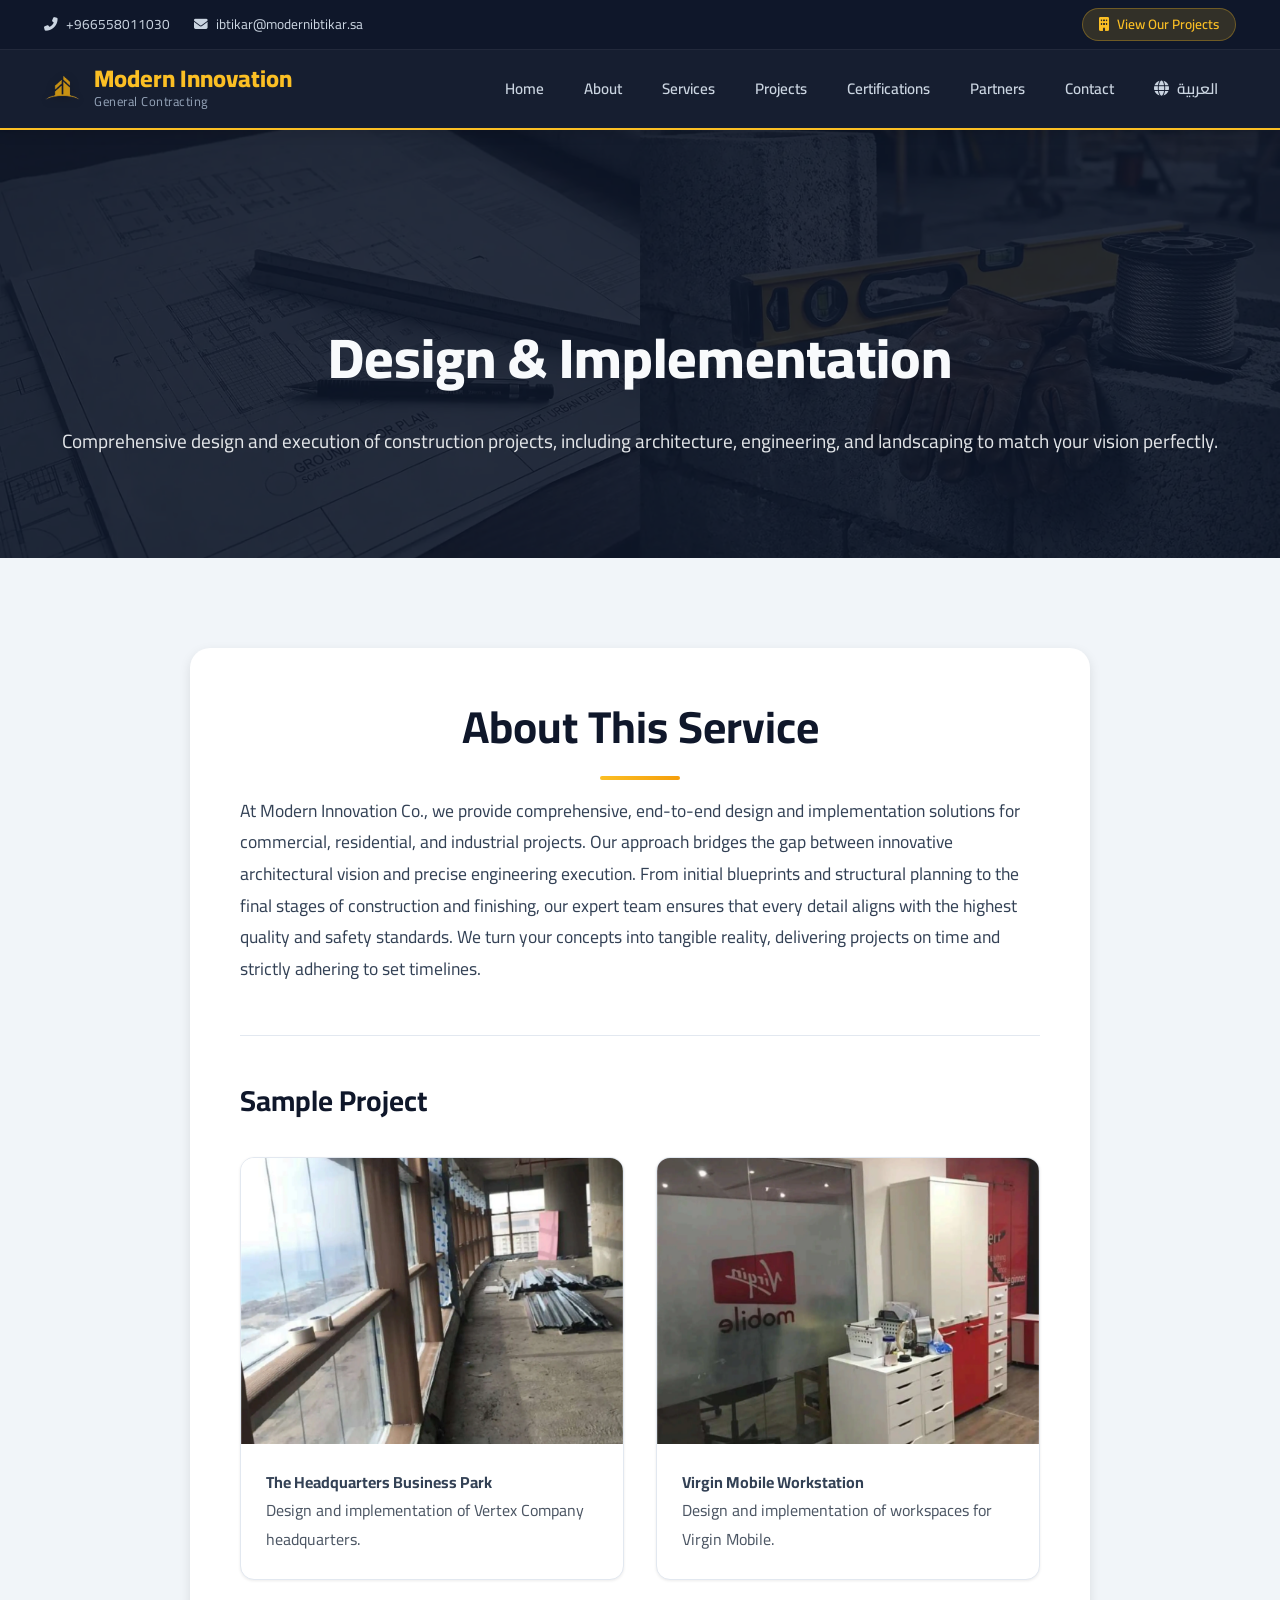
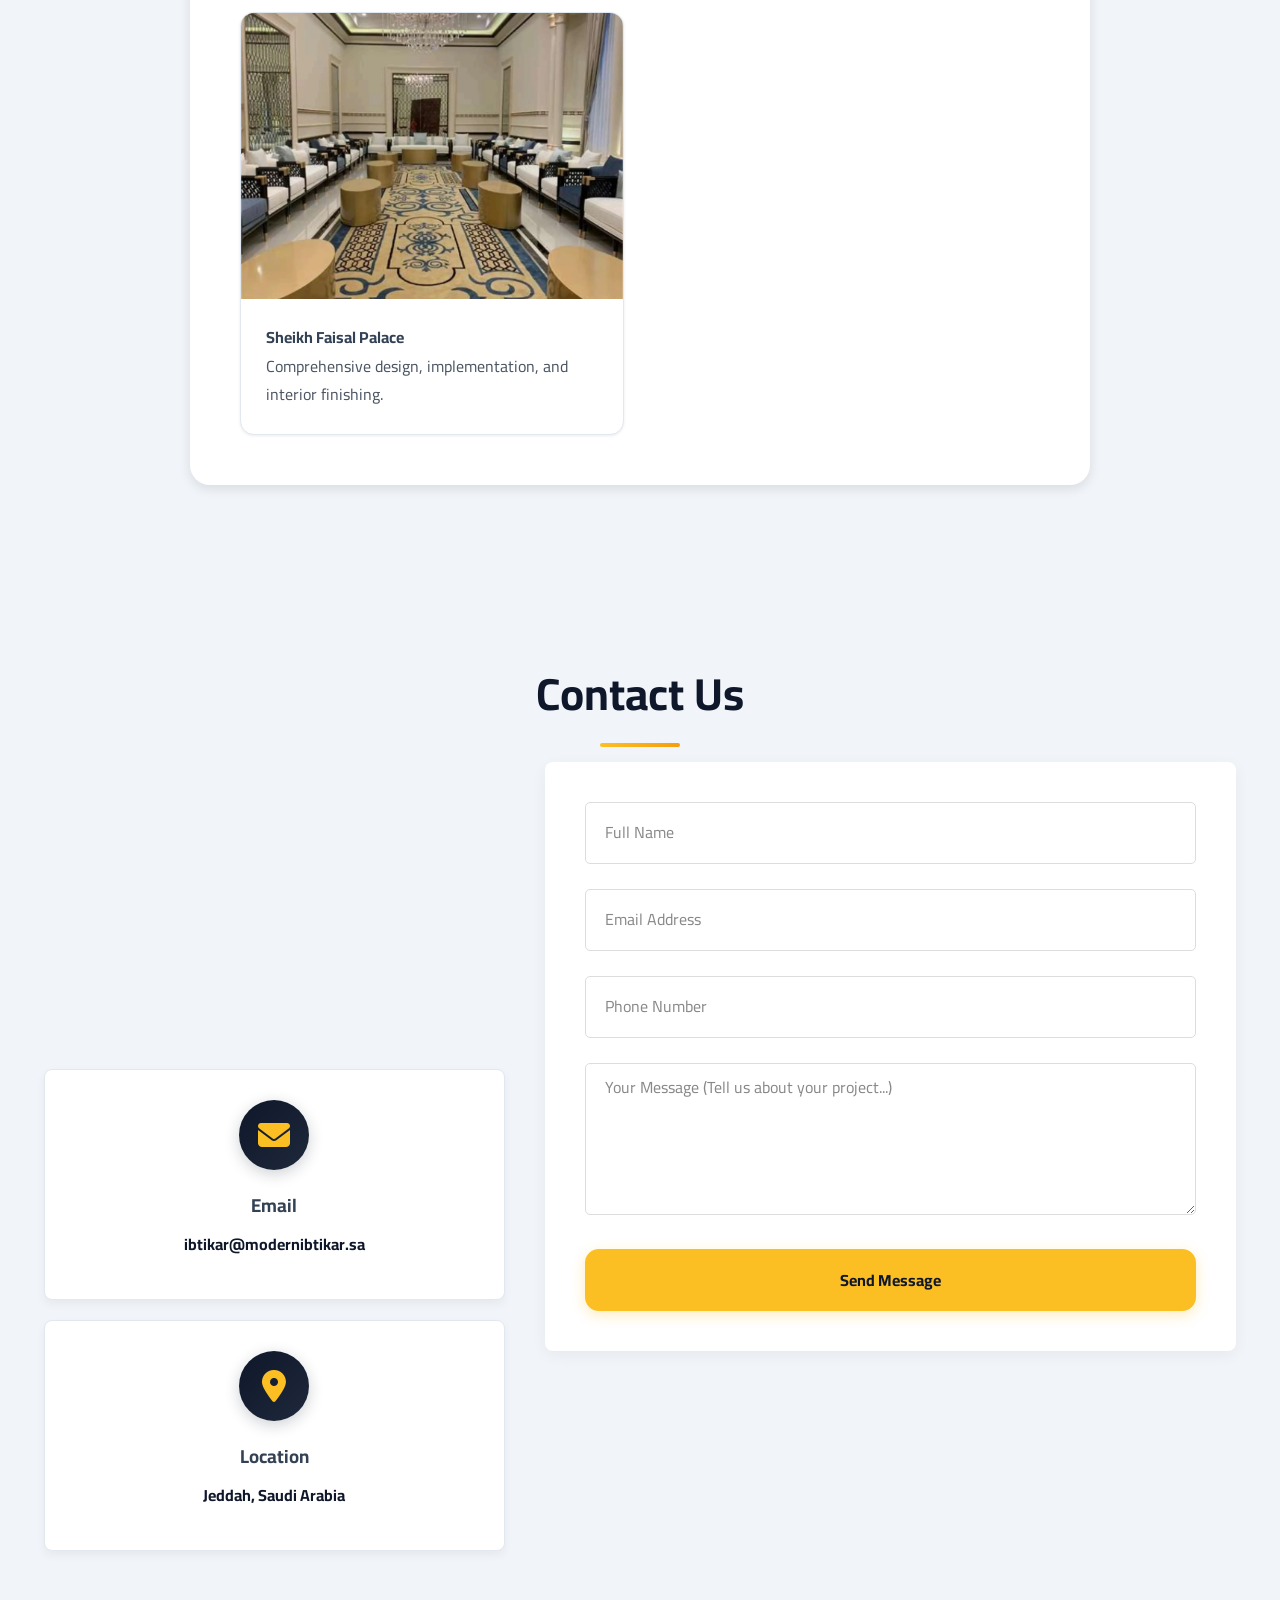
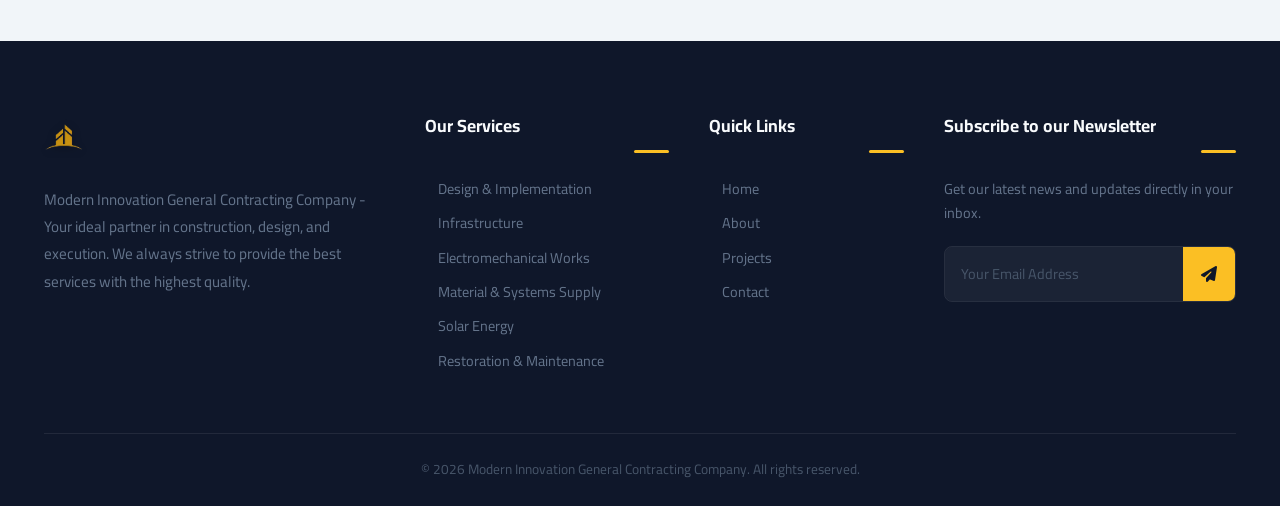
<file: service-design.html>
<!DOCTYPE html>
<html lang="en" dir="ltr">
<head>
    <meta charset="UTF-8">
    <meta name="viewport" content="width=device-width, initial-scale=1.0">
    <title data-i18n="site_title_design">Architectural Design - Modern Innovation</title>
    <meta name="description" data-i18n="site_desc" content="Modern Innovation General Contracting Company - Your ideal partner in construction, design, and execution.">
    <meta name="keywords" data-i18n="site_keywords" content="general contracting, construction, design, execution, infrastructure, electromechanical, solar energy, restoration, maintenance, Jeddah, Saudi Arabia">

    <!-- Open Graph / Facebook -->
    <meta property="og:type" content="website">
    <meta property="og:url" content="https://innovation-sa.com/service-design.html">
    <meta property="og:title" data-i18n="site_title_design" content="Architectural Design - Modern Innovation">
    <meta property="og:description" data-i18n="site_desc" content="Modern Innovation General Contracting Company - Your ideal partner in construction, design, and execution.">
    <meta property="og:image" content="https://innovation-sa.com/Imgs/Logo.webp">

    <!-- Google Fonts: Cairo -->
    <!-- Google Fonts: Cairo -->
    <link rel="preconnect" href="https://fonts.googleapis.com">
    <link rel="preconnect" href="https://fonts.gstatic.com" crossorigin>

    <link rel="stylesheet" href="https://fonts.googleapis.com/css2?family=Cairo:wght@300;400;600;700;800;900&display=swap" media="print" onload="this.media='all'">
    <noscript><link rel="stylesheet" href="https://fonts.googleapis.com/css2?family=Cairo:wght@300;400;600;700;800;900&display=swap"></noscript>

    <link rel="preload" href="style.css" as="style">
    <link rel="stylesheet" href="style.css">

    <link rel="stylesheet" href="https://cdnjs.cloudflare.com/ajax/libs/font-awesome/6.4.0/css/all.min.css" media="print" onload="this.media='all'">
    <noscript><link rel="stylesheet" href="https://cdnjs.cloudflare.com/ajax/libs/font-awesome/6.4.0/css/all.min.css"></noscript>

    <link rel="preload" as="image" href="Imgs/service-design-header.webp" fetchpriority="high">
</head>
<body>
    <!-- Skip to main content link -->
    <a href="#page-header" class="skip-link">Skip to main content</a>

    <!-- Top Utility Bar -->
    <div class="top-bar">
        <div class="container">
            <div class="top-bar-content">
                <div class="top-bar-contact">
                    <a href="tel:+966558011030"><i class="fas fa-phone-alt"></i> <span data-i18n="phone_num">+966558011030</span></a>
                    <a href="mailto:ibtikar@modernibtikar.sa"><i class="fas fa-envelope"></i> <span data-i18n="email_addr">ibtikar@modernibtikar.sa</span></a>
                </div>
                <div class="top-bar-cta">
                    <a href="index.html#projects"><i class="fas fa-building"></i> <span data-i18n="top_btn">View Our Projects</span></a>
                </div>
            </div>
        </div>
    </div>

    <!-- Main Navbar -->
    <header class="navbar" id="mainNav">
        <div class="container">
            <div class="logo">
                <a href="index.html#home">
                    <img src="Imgs/Logo.webp" alt="Modern Innovation" class="logo-img">
                    <div class="logo-text">
                        <h2 data-i18n="logo_h2">Modern Innovation</h2>
                        <span data-i18n="logo_span">General Contracting</span>
                    </div>
                </a>
            </div>
            <nav class="nav-links">
                <a href="index.html#home" data-i18n="nav_home">Home</a>
                <a href="index.html#about" data-i18n="nav_about">About</a>
                <a href="index.html#services" class="active" data-i18n="nav_services">Services</a>
                <a href="index.html#projects" data-i18n="nav_projects">Projects</a>
                <a href="index.html#licenses" data-i18n="nav_certs">Certifications</a>
                <a href="index.html#partners" data-i18n="nav_partners">Partners</a>
                <a href="index.html#contact" data-i18n="nav_contact">Contact</a>
                <button type="button" class="lang-switch" id="langToggle" aria-label="Switch language"><i class="fas fa-globe"></i> <span data-i18n="lang_text">العربية</span></button>
            </nav>
            <button class="mobile-menu-btn" aria-label="Toggle menu"><i class="fas fa-bars"></i></button>
        </div>
    </header>

    <main>
        <!-- Page Header -->
        <section class="page-header design-header">
        <div class="page-header-overlay"></div>
        <div class="container">
            <h1 data-i18n="serv_1_h3">Design & Implementation</h1>
            <p data-i18n="page_design_hero_text">Comprehensive design and execution of construction projects, including architecture,
                 engineering, and landscaping to match your vision perfectly.</p>
        </div>
    </section>

    <!-- Service Details -->
    <section class="service-details-page section-padding">
        <div class="container">
            <div class="service-details-content">
                <h2 class="section-title" data-i18n="page_details_title">About This Service</h2>
                <p data-i18n="page_design_desc">At Modern Innovation Co., we provide comprehensive, 
                    end-to-end design and implementation solutions for commercial, residential, 
                    and industrial projects. Our approach bridges the gap between innovative architectural vision and precise engineering execution. 
                    From initial blueprints and structural planning to the final stages of construction and finishing, 
                    our expert team ensures that every detail aligns with the highest quality and safety standards.
                    We turn your concepts into tangible reality,
                    delivering projects on time and strictly adhering to set timelines.</p>
                
                <div class="sample-project-section">
    <h3 data-i18n="page_proj_heading">Featured Projects</h3>
    <div class="projects-grid-wrapper">
        
    <div class="sample-project-card">
        <img src="Imgs/vertex-company-2.webp" alt="Vertex Company Headquarters Design - Modern Innovation" loading="lazy" width="400" height="300">
        <div class="sample-project-info">
            <h4 data-i18n="proj_1_ser_h3">The Headquarters Business Park</h4>
            <p data-i18n="proj_1_ser_p">Design and implementation of Vertex Company headquarters.</p>
        </div>
    </div>

    <div class="sample-project-card">
        <img src="Imgs/virgin-workspace-card.webp" alt="Virgin Mobile Workstation Design" loading="lazy" width="400" height="300">
        <div class="sample-project-info">
            <h4 data-i18n="proj_2_ser_h3">Virgin Mobile Workstation</h4>
            <p data-i18n="proj_2_ser_p">Design and implementation of workspaces for Virgin Mobile.</p>
        </div>
    </div>

    <div class="sample-project-card">
        <img src="Imgs/sheikh-faisal-palace-2.webp" alt="Sheikh Faisal Palace Implementation" loading="lazy" width="400" height="300">
        <div class="sample-project-info">
            <h4 data-i18n="proj_3_ser_h3">Sheikh Faisal Palace</h4>
            <p data-i18n="proj_3_ser_p">Comprehensive design, implementation, and interior finishing.</p>
        </div>  
    </div>

</div>
</div>
            </div>
        </div>
    </section>

    <!-- Contact Section -->
    <section id="contact" class="contact-section section-padding">
        <div class="container">
            <h2 class="section-title" data-i18n="cont_h2">Contact Us</h2>
            
            <div class="contact-wrapper">
                <div class="contact-info-grid">
                    <div class="contact-info-card">
                        <div class="contact-icon"><i class="fas fa-phone-alt"></i></div>
                        <h3 data-i18n="cont_1_h4">Call Us</h3>
                        <a href="tel:+966558011030">+966 55 801 1030</a>
                        <a href="tel:+966556634000">+966 55 663 4000</a>
                    </div>
                    <div class="contact-info-card">
                        <div class="contact-icon"><i class="fas fa-envelope"></i></div>
                        <h3 data-i18n="cont_2_h4">Email</h3>
                        <a href="mailto:ibtikar@modernibtikar.sa">ibtikar@modernibtikar.sa</a>
                    </div>
                    <div class="contact-info-card">
                        <div class="contact-icon"><i class="fas fa-map-marker-alt"></i></div>
                        <h3 data-i18n="cont_3_h4">Location</h3>
                        <a href="https://maps.app.goo.gl/az4gZXt71wZQPJLA8?g_st=ic" target="_blank" rel="noopener noreferrer" data-i18n="cont_3_p">Jeddah - Al-Baghdadiyah Al-Gharbiyah, Office 403</a>
                    </div>
                </div>

                <div class="contact-form-container">
                    <form action="https://api.web3forms.com/submit" method="POST" class="contact-form">
                        
                        <input type="hidden" name="access_key" value="YOUR_ACCESS_KEY_HERE">
                        <input type="hidden" name="redirect" value="https://web3forms.com/success">
                        
                        <div class="input-group">
                            <input type="text" name="name" id="name" required placeholder=" ">
                            <label for="name" data-i18n="form_name">Full Name</label>
                        </div>
                        
                        <div class="input-group">
                            <input type="email" name="email" id="email" required placeholder=" ">
                            <label for="email" data-i18n="form_email">Email Address</label>
                        </div>
                        
                        <div class="input-group">
                            <input type="tel" name="phone" id="phone" placeholder=" ">
                            <label for="phone" data-i18n="form_phone">Phone Number</label>
                        </div>
                        
                        <div class="input-group">
                            <textarea name="message" id="message" required placeholder=" " rows="4"></textarea>
                            <label for="message" data-i18n="form_msg">Your Message</label>
                        </div>
                        
                        <button type="submit" class="btn btn-primary" style="width: 100%;" data-i18n="form_btn">Send Message</button>
                    </form>
                </div>
            </div>
        </div>
    </section>
    </main>
    <!-- Footer -->
    <footer class="main-footer" role="contentinfo">
        <div class="container">
            <div class="footer-grid">
                <div class="footer-brand">
                    <div class="footer-logo">
                        <img src="Imgs/Logo.webp" alt="Modern Innovation General Contracting Company Logo" class="footer-logo-img">
                    </div>
                    <p data-i18n="foot_p1">Modern Innovation General Contracting Company - Your ideal partner in construction, design, and execution. We always strive to provide the best services with the highest quality.</p>
                </div>
                <div class="footer-links-col">
                    <h2 data-i18n="foot_h4_serv">Our Services</h2>
                    <ul>
                        <li><a href="#services" data-i18n="foot_serv_1">Design & Implementation</a></li>
                        <li><a href="#services" data-i18n="foot_serv_2">Infrastructure</a></li>
                        <li><a href="#services" data-i18n="foot_serv_3">Electromechanical Works</a></li>
                        <li><a href="#services" data-i18n="foot_serv_4">Material & Systems Supply</a></li>
                        <li><a href="#services" data-i18n="foot_serv_5">Solar Energy</a></li>
                        <li><a href="#services" data-i18n="foot_serv_6">Restoration & Maintenance</a></li>
                    </ul>
                </div>
                <div class="footer-links-col">
                    <h2 data-i18n="foot_h4_quick">Quick Links</h2>
                    <ul>
                        <li><a href="#home" data-i18n="nav_home">Home</a></li>
                        <li><a href="#about" data-i18n="nav_about">About</a></li>
                        <li><a href="#projects" data-i18n="nav_projects">Projects</a></li>
                        <li><a href="#contact" data-i18n="nav_contact">Contact</a></li>
                    </ul>
                </div>
                <div class="footer-newsletter">
                    <h2 data-i18n="foot_news_h4">Subscribe to our Newsletter</h2>
                    <p data-i18n="foot_news_p">Get our latest news and updates directly in your inbox.</p>
                    <form class="newsletter-form" onsubmit="event.preventDefault();">
                        <input type="email" placeholder="Your Email Address" required data-i18n-placeholder="foot_news_ph">
                        <button type="submit" aria-label="Subscribe to newsletter" data-i18n-aria-label="aria_newsletter"><i class="fas fa-paper-plane"></i></button>
                    </form>
                </div>
            </div>
            <div class="footer-bottom">
                <p data-i18n="foot_bot">© 2026 Modern Innovation General Contracting Company. All rights reserved.</p>
            </div>
        </div>
    </footer>

    <!-- Scripts -->
    <script src="translations.js" defer></script>
    <script src="script.js" defer></script>
</body>
</html>
</file>
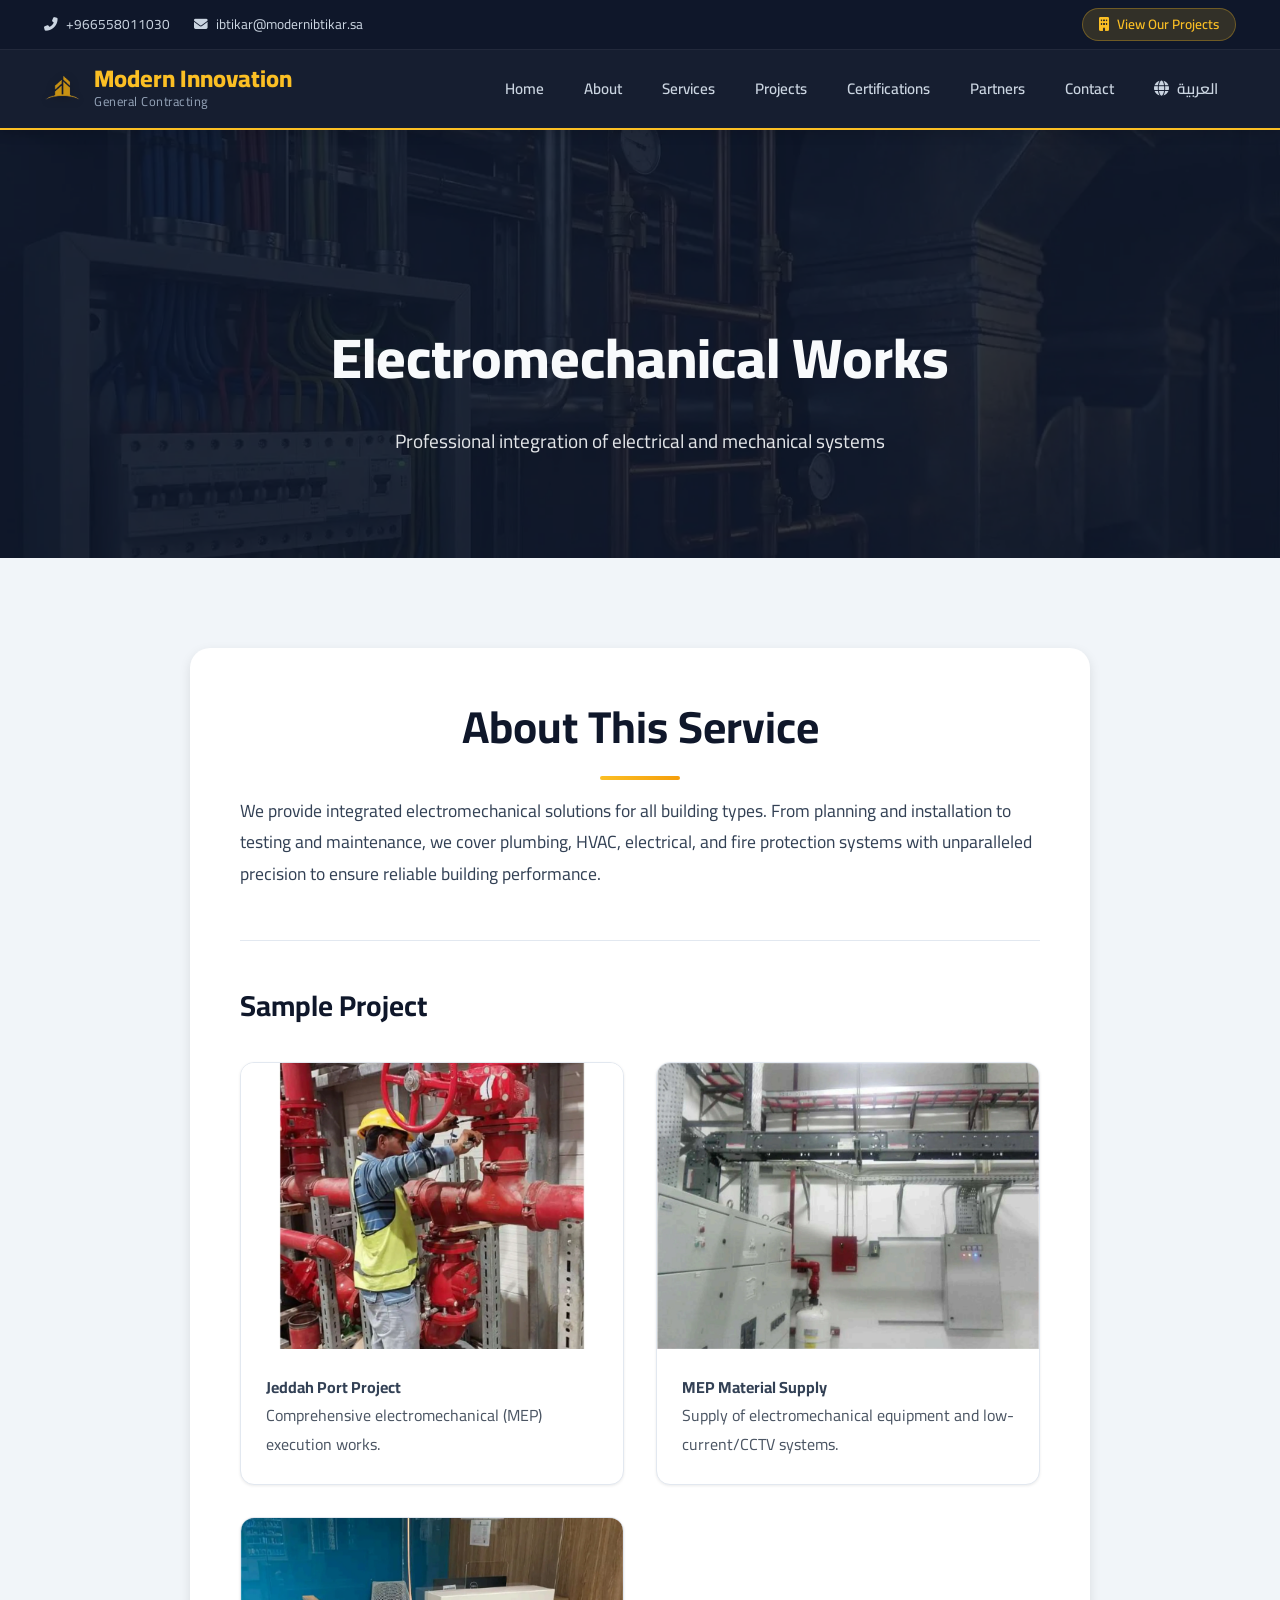
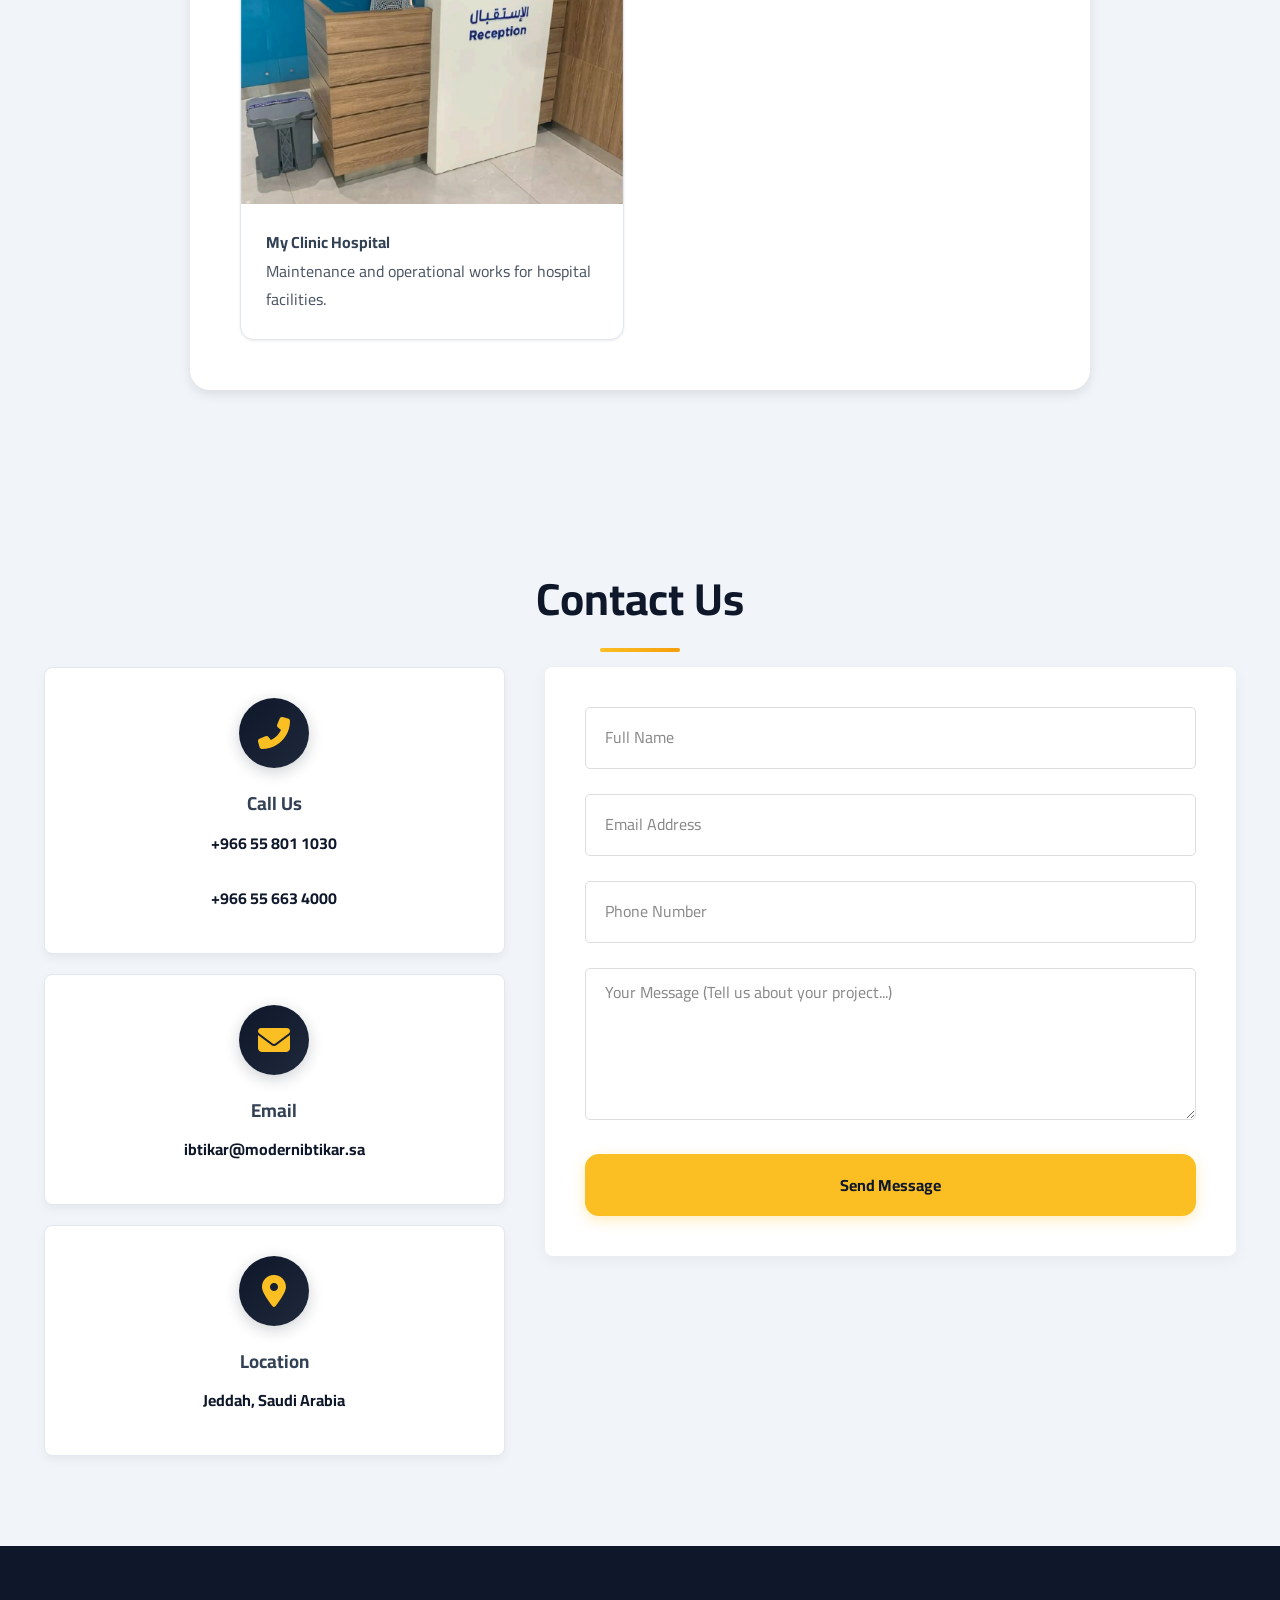
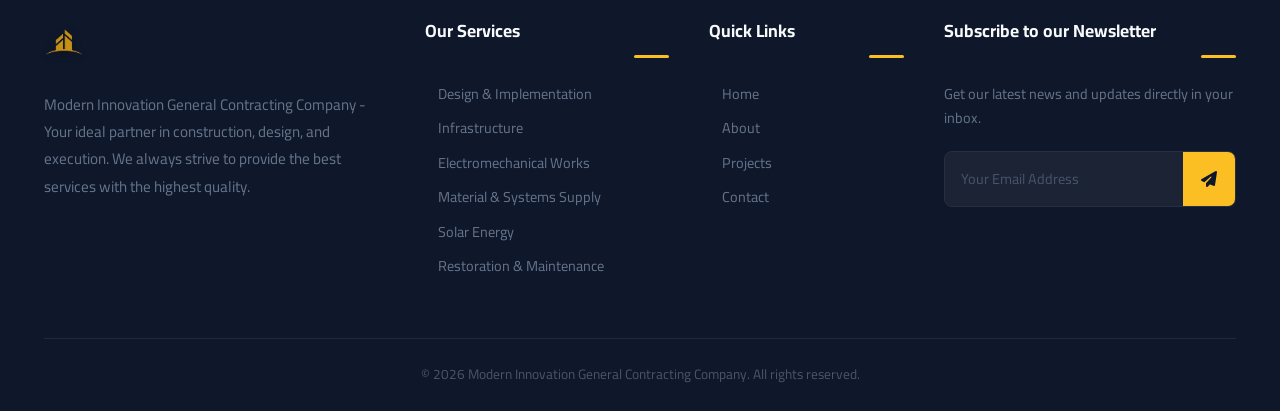
<file: service-electro.html>
<!DOCTYPE html>
<html lang="en" dir="ltr">
<head>
    <meta charset="UTF-8">
    <meta name="viewport" content="width=device-width, initial-scale=1.0">
    <title data-i18n="site_title_elec">Electromechanical Works - Modern Innovation</title>
    <meta name="description" data-i18n="site_desc" content="Modern Innovation General Contracting Company - Your ideal partner in construction, design, and execution. Years of experience in general contracting.">
    
    <!-- Open Graph / Facebook -->
    <meta property="og:type" content="website">
    <meta property="og:url" content="https://innovation-sa.com/service-electro.html">
    <meta property="og:title" data-i18n="site_title_elec" content="Electromechanical Works - Modern Innovation">
    <meta property="og:description" data-i18n="site_desc" content="Modern Innovation General Contracting Company - Your ideal partner in construction, design, and execution. Years of experience in general contracting.">
    <meta property="og:image" content="https://innovation-sa.com/Imgs/Logo.webp">

    <!-- Twitter -->
    <meta property="twitter:card" content="summary_large_image">
    <meta property="twitter:url" content="https://innovation-sa.com/service-electro.html">
    <meta property="twitter:title" data-i18n="site_title_elec" content="Electromechanical Works - Modern Innovation">
    <meta property="twitter:description" data-i18n="site_desc" content="Modern Innovation General Contracting Company - Your ideal partner in construction, design, and execution. Years of experience in general contracting.">
    <meta property="twitter:image" content="https://innovation-sa.com/Imgs/Logo.webp">

    <!-- Google Fonts: Cairo -->
    <!-- Google Fonts: Cairo -->
    <link rel="preconnect" href="https://fonts.googleapis.com">
    <link rel="preconnect" href="https://fonts.gstatic.com" crossorigin>

    <link rel="stylesheet" href="https://fonts.googleapis.com/css2?family=Cairo:wght@300;400;600;700;800;900&display=swap" media="print" onload="this.media='all'">
    <noscript><link rel="stylesheet" href="https://fonts.googleapis.com/css2?family=Cairo:wght@300;400;600;700;800;900&display=swap"></noscript>

    <link rel="preload" href="style.css" as="style">
    <link rel="stylesheet" href="style.css">

    <link rel="stylesheet" href="https://cdnjs.cloudflare.com/ajax/libs/font-awesome/6.4.0/css/all.min.css" media="print" onload="this.media='all'">
    <noscript><link rel="stylesheet" href="https://cdnjs.cloudflare.com/ajax/libs/font-awesome/6.4.0/css/all.min.css"></noscript>

    <link rel="preload" as="image" href="Imgs/service-electro-header.webp" fetchpriority="high">
</head>
<body>
    <!-- Skip to main content link -->
    <a href="#page-header" class="skip-link">Skip to main content</a>

    <!-- Top Utility Bar -->
    <div class="top-bar">
        <div class="container">
            <div class="top-bar-content">
                <div class="top-bar-contact">
                    <a href="tel:+966558011030"><i class="fas fa-phone-alt"></i> <span data-i18n="phone">+966558011030</span></a>
                    <a href="mailto:ibtikar@modernibtikar.sa"><i class="fas fa-envelope"></i> <span data-i18n="email">ibtikar@modernibtikar.sa</span></a>
                </div>
                <div class="top-bar-cta">
                    <a href="index.html#projects"><i class="fas fa-building"></i> <span data-i18n="top_btn">View Our Projects</span></a>
                </div>
            </div>
        </div>
    </div>

    <!-- Main Navbar -->
    <header class="navbar" id="mainNav">
        <div class="container">
            <div class="logo">
                <a href="index.html#home">
                    <img src="Imgs/Logo.webp" alt="Modern Innovation General Contracting Company Logo" class="logo-img">
                    <div class="logo-text">
                        <h2 data-i18n="logo_h2">Modern Innovation</h2>
                        <span data-i18n="logo_span">General Contracting</span>
                    </div>
                </a>
            </div>
            <nav class="nav-links">
                <a href="index.html#home" data-i18n="nav_home">Home</a>
                <a href="index.html#about" data-i18n="nav_about">About</a>
                <a href="index.html#services" class="active" data-i18n="nav_services">Services</a>
                <a href="index.html#projects" data-i18n="nav_projects">Projects</a>
                <a href="index.html#licenses" data-i18n="nav_certs">Certifications</a>
                <a href="index.html#partners" data-i18n="nav_partners">Partners</a>
                <a href="index.html#contact" data-i18n="nav_contact">Contact</a>
                <button type="button" class="lang-switch" id="langToggle" aria-label="Switch language"><i class="fas fa-globe"></i> <span data-i18n="lang_text">العربية</span></button>
            </nav>
            <button class="mobile-menu-btn" aria-label="Toggle menu"><i class="fas fa-bars"></i></button>
        </div>
    </header>

    <main>

    <!-- Page Header -->
    <section class="page-header electro-header">
        <div class="page-header-overlay"></div>
        <div class="container">
            <h1 data-i18n="serv_3_h3">Electromechanical Works</h1>
            <p data-i18n="page_elec_hero_text">Installation and maintenance of integrated electrical and mechanical systems for buildings.</p>
        </div>
    </section>

    <section class="service-details-page section-padding">
        <div class="container">
            <div class="service-details-content">
                <h2 class="section-title" data-i18n="page_details_title">About This Service</h2>
                <p data-i18n="page_elec_desc">We provide integrated electromechanical solutions for all building types. From planning and installation to testing and maintenance, we cover plumbing, HVAC, electrical, and fire protection systems with unparalleled precision to ensure reliable building performance.</p>
                
                <div class="sample-project-section">
                    <h3 data-i18n="page_proj_heading">Featured Projects</h3>
                    
                    <div class="projects-grid-wrapper">
                        
                        <div class="sample-project-card">
                            <img src="Imgs/jeddah-port-project-card.webp" alt="Jeddah Port MEP Works">
                            <div class="sample-project-info">
                                <h4 data-i18n="proj_elec_1_h3">Jeddah Port Project</h4>
                                <p data-i18n="proj_elec_1_p">Comprehensive electromechanical (MEP) execution works.</p>
                            </div>
                        </div>

                        <div class="sample-project-card">
                            <img src="Imgs/mep-material-supply-card.webp" alt="MEP & Low Current Supply">
                            <div class="sample-project-info">
                                <h4 data-i18n="proj_elec_2_h3">MEP Material Supply</h4>
                                <p data-i18n="proj_elec_2_p">Supply of electromechanical equipment and low-current/CCTV systems.</p>
                            </div>
                        </div>

                        <div class="sample-project-card">
                            <img src="Imgs/my-clinic-hospital-card.webp" alt="My Clinic Maintenance">
                            <div class="sample-project-info">
                                <h4 data-i18n="proj_elec_3_h3">My Clinic Hospital</h4>
                                <p data-i18n="proj_elec_3_p">Maintenance and operational works for hospital facilities.</p>
                            </div>
                        </div>

                    </div>
                </div>
            </div>
        </div>
    </section>
    <!-- Contact Section -->
    <section id="contact" class="contact-section section-padding">
        <div class="container">
            <h2 class="section-title" data-i18n="cont_h2">Contact Us</h2>
            
            <div class="contact-wrapper">
                <div class="contact-info-grid">
                    <div class="contact-info-card">
                        <div class="contact-icon"><i class="fas fa-phone-alt"></i></div>
                        <h3 data-i18n="cont_1_h4">Call Us</h3>
                        <a href="tel:+966558011030">+966 55 801 1030</a>
                        <a href="tel:+966556634000">+966 55 663 4000</a>
                    </div>
                    <div class="contact-info-card">
                        <div class="contact-icon"><i class="fas fa-envelope"></i></div>
                        <h3 data-i18n="cont_2_h4">Email</h3>
                        <a href="mailto:ibtikar@modernibtikar.sa">ibtikar@modernibtikar.sa</a>
                    </div>
                    <div class="contact-info-card">
                        <div class="contact-icon"><i class="fas fa-map-marker-alt"></i></div>
                        <h3 data-i18n="cont_3_h4">Location</h3>
                        <a href="https://maps.app.goo.gl/az4gZXt71wZQPJLA8?g_st=ic" target="_blank" rel="noopener noreferrer" data-i18n="cont_3_p">Jeddah - Al-Baghdadiyah Al-Gharbiyah, Office 403</a>
                    </div>
                </div>

                <div class="contact-form-container">
                    <form action="https://api.web3forms.com/submit" method="POST" class="contact-form">
                        
                        <input type="hidden" name="access_key" value="YOUR_ACCESS_KEY_HERE">
                        <input type="hidden" name="redirect" value="https://web3forms.com/success">
                        
                        <div class="input-group">
                            <input type="text" name="name" id="name" required placeholder=" ">
                            <label for="name" data-i18n="form_name">Full Name</label>
                        </div>
                        
                        <div class="input-group">
                            <input type="email" name="email" id="email" required placeholder=" ">
                            <label for="email" data-i18n="form_email">Email Address</label>
                        </div>
                        
                        <div class="input-group">
                            <input type="tel" name="phone" id="phone" placeholder=" ">
                            <label for="phone" data-i18n="form_phone">Phone Number</label>
                        </div>
                        
                        <div class="input-group">
                            <textarea name="message" id="message" required placeholder=" " rows="4"></textarea>
                            <label for="message" data-i18n="form_msg">Your Message</label>
                        </div>
                        
                        <button type="submit" class="btn btn-primary" style="width: 100%;" data-i18n="form_btn">Send Message</button>
                    </form>
                </div>
            </div>
        </div>
    </section>
    </main>
    <!-- Footer -->
    <footer class="main-footer" role="contentinfo">
        <div class="container">
            <div class="footer-grid">
                <div class="footer-brand">
                    <div class="footer-logo">
                        <img src="Imgs/Logo.webp" alt="Modern Innovation General Contracting Company Logo" class="footer-logo-img">
                    </div>
                    <p data-i18n="foot_p1">Modern Innovation General Contracting Company - Your ideal partner in construction, design, and execution. We always strive to provide the best services with the highest quality.</p>
                </div>
                <div class="footer-links-col">
                    <h2 data-i18n="foot_h4_serv">Our Services</h2>
                    <ul>
                        <li><a href="#services" data-i18n="foot_serv_1">Design & Implementation</a></li>
                        <li><a href="#services" data-i18n="foot_serv_2">Infrastructure</a></li>
                        <li><a href="#services" data-i18n="foot_serv_3">Electromechanical Works</a></li>
                        <li><a href="#services" data-i18n="foot_serv_4">Material & Systems Supply</a></li>
                        <li><a href="#services" data-i18n="foot_serv_5">Solar Energy</a></li>
                        <li><a href="#services" data-i18n="foot_serv_6">Restoration & Maintenance</a></li>
                    </ul>
                </div>
                <div class="footer-links-col">
                    <h2 data-i18n="foot_h4_quick">Quick Links</h2>
                    <ul>
                        <li><a href="#home" data-i18n="nav_home">Home</a></li>
                        <li><a href="#about" data-i18n="nav_about">About</a></li>
                        <li><a href="#projects" data-i18n="nav_projects">Projects</a></li>
                        <li><a href="#contact" data-i18n="nav_contact">Contact</a></li>
                    </ul>
                </div>
                <div class="footer-newsletter">
                    <h2 data-i18n="foot_news_h4">Subscribe to our Newsletter</h2>
                    <p data-i18n="foot_news_p">Get our latest news and updates directly in your inbox.</p>
                    <form class="newsletter-form" onsubmit="event.preventDefault();">
                        <input type="email" placeholder="Your Email Address" required data-i18n-placeholder="foot_news_ph">
                        <button type="submit" aria-label="Subscribe to newsletter" data-i18n-aria-label="aria_newsletter"><i class="fas fa-paper-plane"></i></button>
                    </form>
                </div>
            </div>
            <div class="footer-bottom">
                <p data-i18n="foot_bot">© 2026 Modern Innovation General Contracting Company. All rights reserved.</p>
            </div>
        </div>
    </footer>

    <!-- Scripts -->
    <script src="translations.js" defer></script>
    <script src="script.js" defer></script>
</body>
</html>
</file>
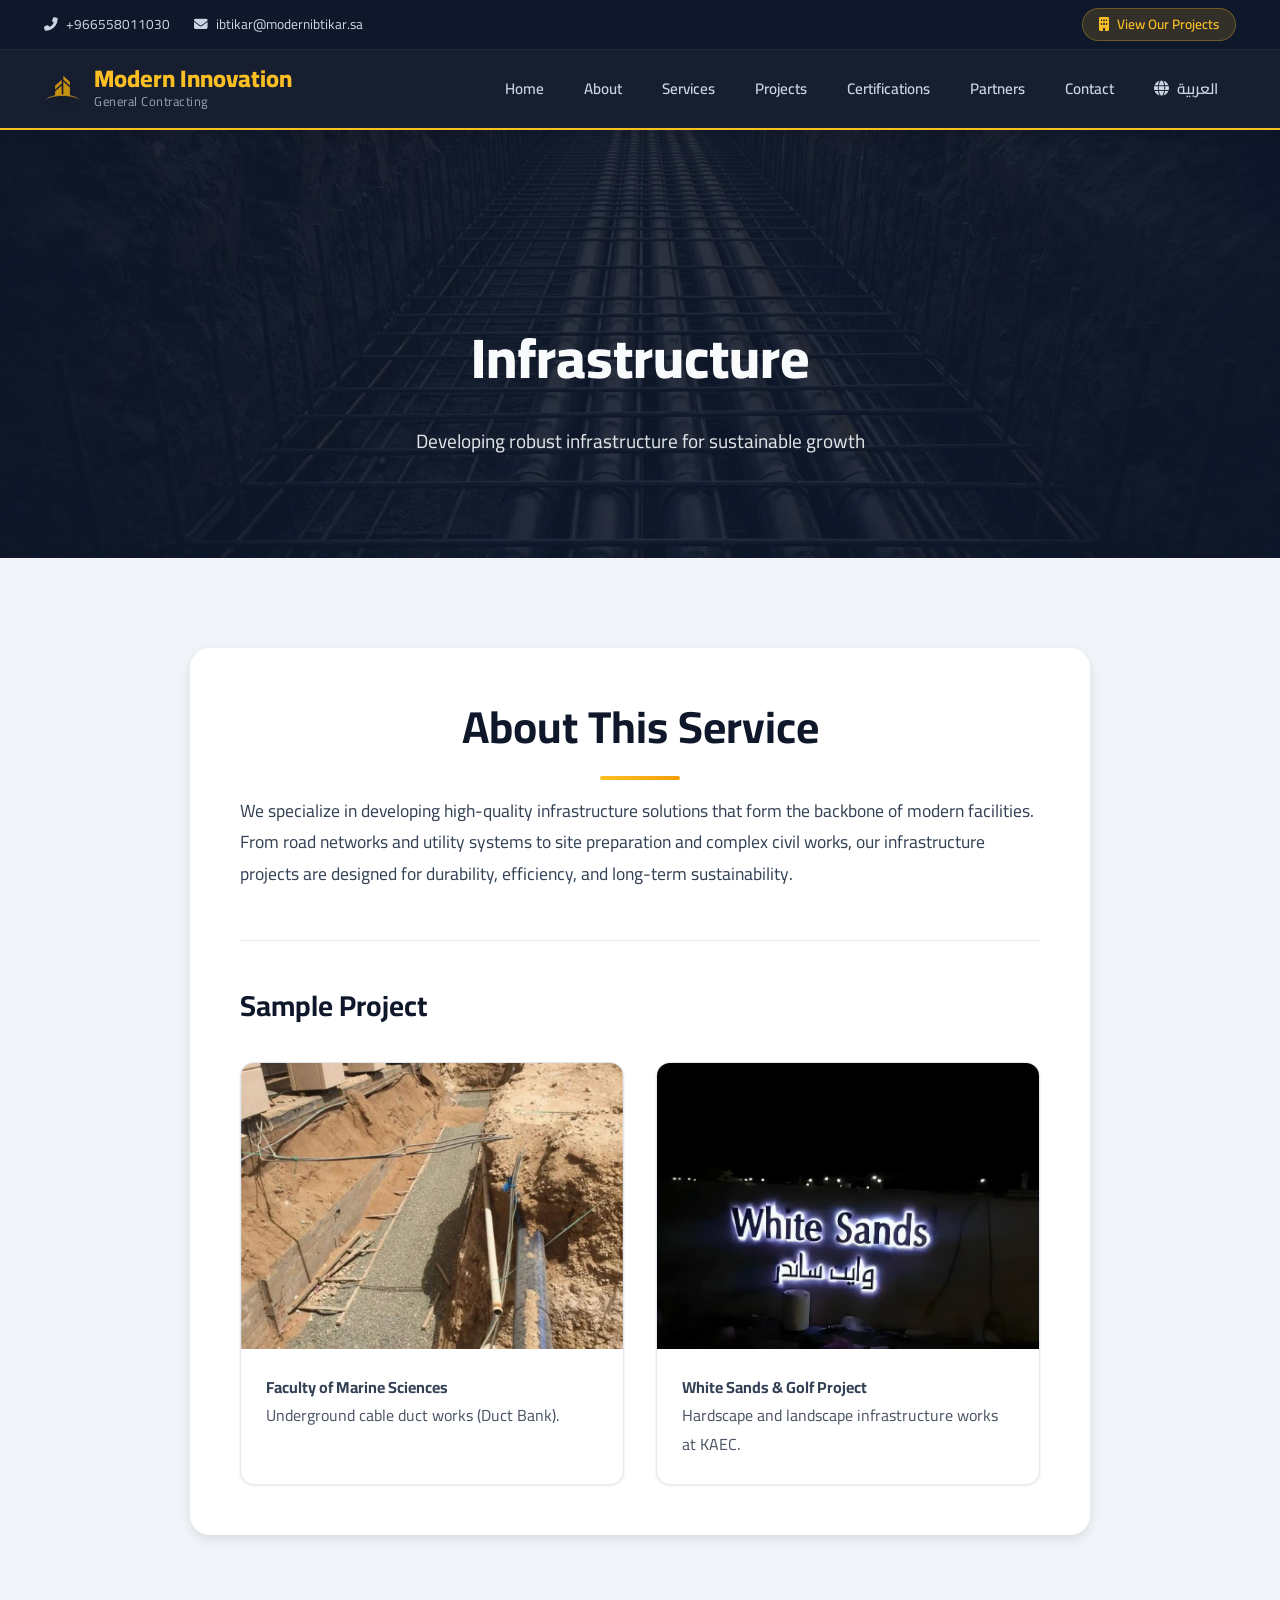
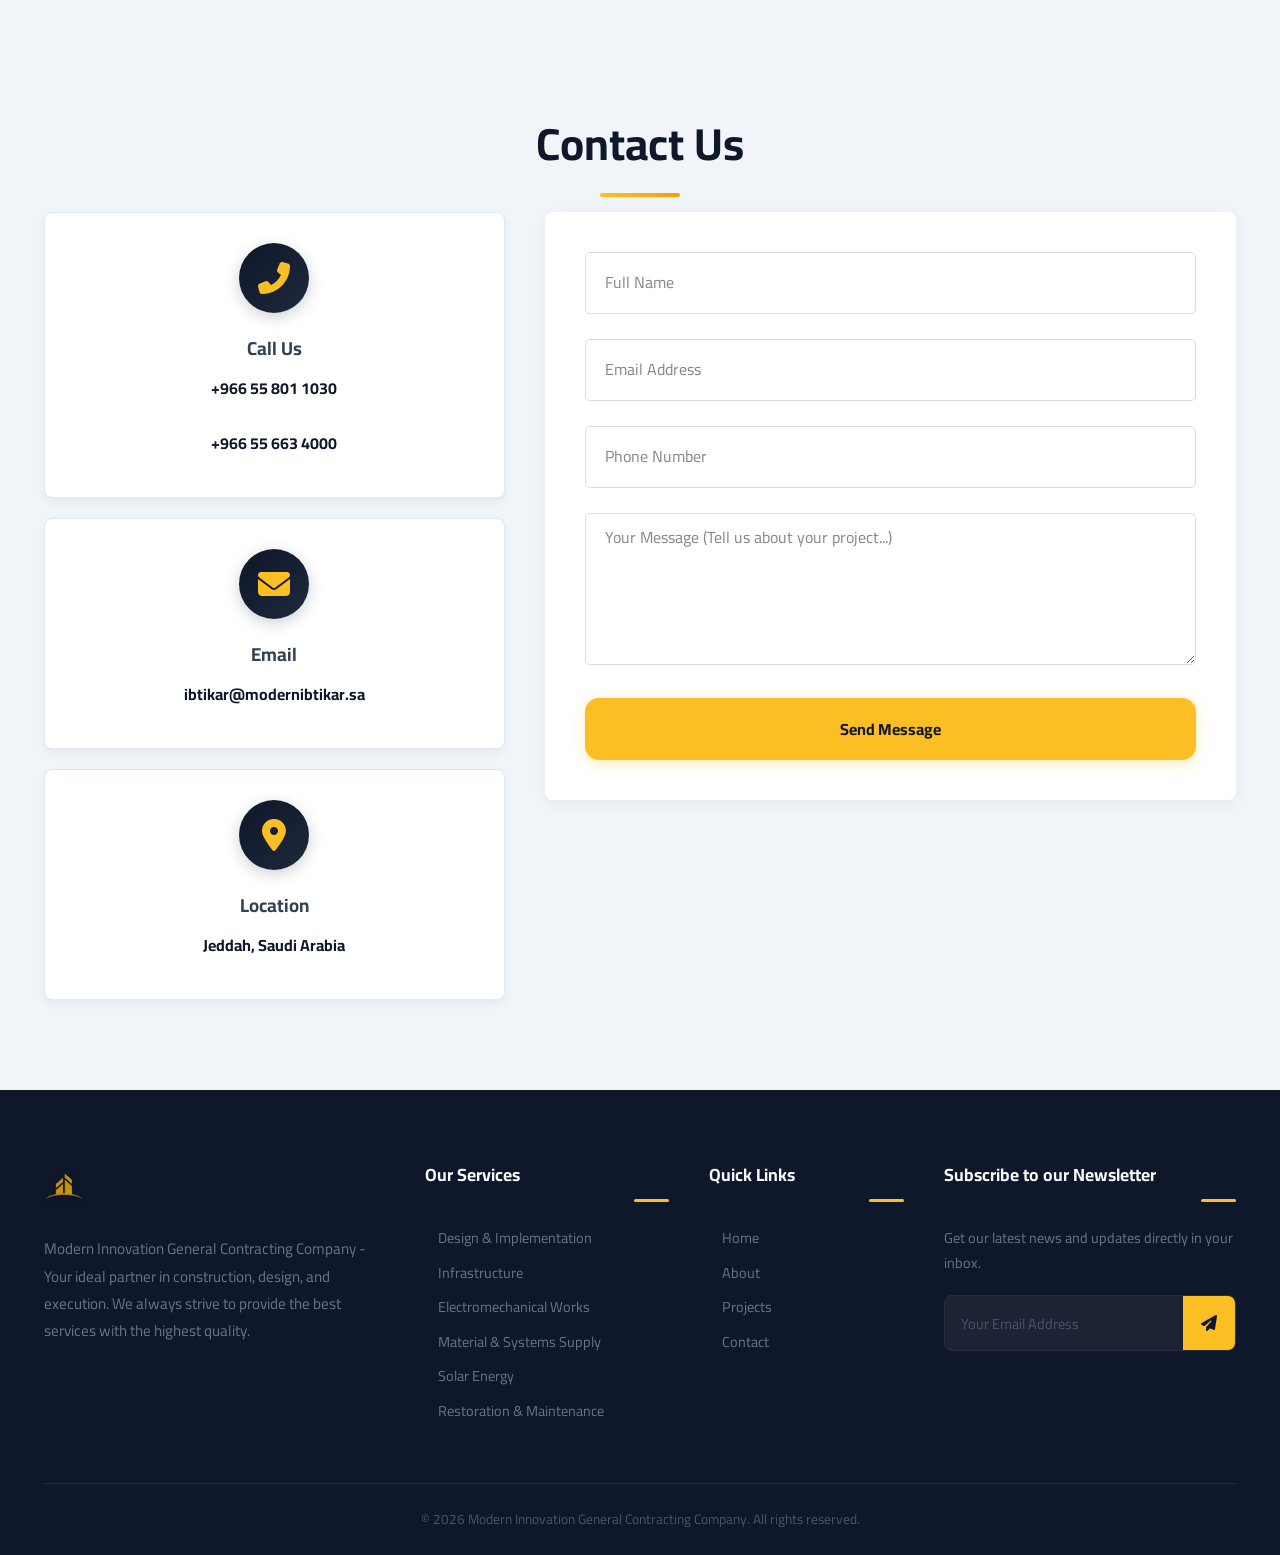
<file: service-infrastructure.html>
<!DOCTYPE html>
<html lang="en" dir="ltr">
<head>
    <meta charset="UTF-8">
    <meta name="viewport" content="width=device-width, initial-scale=1.0">
    <title data-i18n="site_title_exec">Infrastructure - Modern Innovation</title>
    <meta name="description" data-i18n="site_desc" content="Modern Innovation General Contracting Company - Your ideal partner in construction, design, and execution. Years of experience in general contracting.">
    
    <!-- Open Graph / Facebook -->
    <meta property="og:type" content="website">
    <meta property="og:url" content="https://innovation-sa.com/service-infrastructure.html">
    <meta property="og:title" data-i18n="site_title_exec" content="Infrastructure - Modern Innovation">
    <meta property="og:description" data-i18n="site_desc" content="Modern Innovation General Contracting Company - Your ideal partner in construction, design, and execution. Years of experience in general contracting.">
    <meta property="og:image" content="https://innovation-sa.com/Imgs/Logo.webp">

    <!-- Twitter -->
    <meta property="twitter:card" content="summary_large_image">
    <meta property="twitter:url" content="https://innovation-sa.com/service-infrastructure.html">
    <meta property="twitter:title" data-i18n="site_title_exec" content="Infrastructure - Modern Innovation">
    <meta property="twitter:description" data-i18n="site_desc" content="Modern Innovation General Contracting Company - Your ideal partner in construction, design, and execution. Years of experience in general contracting.">
    <meta property="twitter:image" content="https://innovation-sa.com/Imgs/Logo.webp">

    <!-- Google Fonts: Cairo -->
    <link rel="preconnect" href="https://fonts.googleapis.com">
    <link rel="preconnect" href="https://fonts.gstatic.com" crossorigin>

    <link rel="stylesheet" href="https://fonts.googleapis.com/css2?family=Cairo:wght@300;400;600;700;800;900&display=swap" media="print" onload="this.media='all'">
    <noscript><link rel="stylesheet" href="https://fonts.googleapis.com/css2?family=Cairo:wght@300;400;600;700;800;900&display=swap"></noscript>

    <link rel="preload" href="style.css" as="style">
    <link rel="stylesheet" href="style.css">

    <link rel="stylesheet" href="https://cdnjs.cloudflare.com/ajax/libs/font-awesome/6.4.0/css/all.min.css" media="print" onload="this.media='all'">
    <noscript><link rel="stylesheet" href="https://cdnjs.cloudflare.com/ajax/libs/font-awesome/6.4.0/css/all.min.css"></noscript>

    <link rel="preload" as="image" href="Imgs/service-infrastructure-header.webp" fetchpriority="high">
</head>
<body>
    <!-- Skip to main content link -->
    <a href="#page-header" class="skip-link">Skip to main content</a>

    <!-- Top Utility Bar -->
    <div class="top-bar">
        <div class="container">
            <div class="top-bar-content">
                <div class="top-bar-contact">
                    <a href="tel:+966558011030"><i class="fas fa-phone-alt"></i> <span data-i18n="phone">+966558011030</span></a>
                    <a href="mailto:ibtikar@modernibtikar.sa"><i class="fas fa-envelope"></i> <span data-i18n="email">ibtikar@modernibtikar.sa</span></a>
                </div>
                <div class="top-bar-cta">
                    <a href="index.html#projects"><i class="fas fa-building"></i> <span data-i18n="top_btn">View Our Projects</span></a>
                </div>
            </div>
        </div>
    </div>

    <!-- Main Navbar -->
    <header class="navbar" id="mainNav">
        <div class="container">
            <div class="logo">
                <a href="index.html#home">
                    <img src="Imgs/Logo.webp" alt="Modern Innovation General Contracting Company Logo" class="logo-img">
                    <div class="logo-text">
                        <h2 data-i18n="logo_h2">Modern Innovation</h2>
                        <span data-i18n="logo_span">General Contracting</span>
                    </div>
                </a>
            </div>
            <nav class="nav-links">
                <a href="index.html#home" data-i18n="nav_home">Home</a>
                <a href="index.html#about" data-i18n="nav_about">About</a>
                <a href="index.html#services" class="active" data-i18n="nav_services">Services</a>
                <a href="index.html#projects" data-i18n="nav_projects">Projects</a>
                <a href="index.html#licenses" data-i18n="nav_certs">Certifications</a>
                <a href="index.html#partners" data-i18n="nav_partners">Partners</a>
                <a href="index.html#contact" data-i18n="nav_contact">Contact</a>
                <button type="button" class="lang-switch" id="langToggle" aria-label="Switch language"><i class="fas fa-globe"></i> <span data-i18n="lang_text">العربية</span></button>
            </nav>
            <button class="mobile-menu-btn" aria-label="Toggle menu"><i class="fas fa-bars"></i></button>
        </div>
    </header>

    <main>

    <!-- Page Header -->
    <section class="page-header infra-header">
        <div class="page-header-overlay"></div>
        <div class="container">
            <h1 data-i18n="serv_2_h3">Infrastructure</h1>
            <p data-i18n="page_exec_hero_text">Developing robust infrastructure for sustainable growth</p>
        </div>
    </section>

    <section class="service-details-page section-padding">
        <div class="container">
            <div class="service-details-content">
                <h2 class="section-title" data-i18n="page_details_title">About This Service</h2>
                <p data-i18n="page_exec_desc">We specialize in developing high-quality infrastructure solutions that form the backbone of modern facilities. From road networks and utility systems to site preparation and complex civil works, our infrastructure projects are designed for durability, efficiency, and long-term sustainability.</p>
                
                <div class="sample-project-section">
                    <h3 data-i18n="page_proj_heading">Featured Projects</h3>
                    
                    <div class="projects-grid-wrapper">
                        
                        <div class="sample-project-card">
                            <img src="Imgs/faculty-of-marine-sciences-card.webp" alt="Faculty of Marine Sciences Duct Bank">
                            <div class="sample-project-info">
                                <h4 data-i18n="proj_infra_1_h3">Faculty of Marine Sciences</h4>
                                <p data-i18n="proj_infra_1_p">Underground cable duct works (Duct Bank).</p>
                            </div>
                        </div>

                        <div class="sample-project-card">
                            <img src="Imgs/white-sands.webp" alt="White Sands Hardscape">
                            <div class="sample-project-info">
                                <h4 data-i18n="proj_infra_2_h3">White Sands & Golf Project</h4>
                                <p data-i18n="proj_infra_2_p">Hardscape and landscape infrastructure works at KAEC.</p>
                            </div>
                        </div>

                    </div>
                </div>
            </div>
        </div>
    </section>

   <!-- Contact Section -->
    <section id="contact" class="contact-section section-padding">
        <div class="container">
            <h2 class="section-title" data-i18n="cont_h2">Contact Us</h2>
            
            <div class="contact-wrapper">
                <div class="contact-info-grid">
                    <div class="contact-info-card">
                        <div class="contact-icon"><i class="fas fa-phone-alt"></i></div>
                        <h3 data-i18n="cont_1_h4">Call Us</h3>
                        <a href="tel:+966558011030">+966 55 801 1030</a>
                        <a href="tel:+966556634000">+966 55 663 4000</a>
                    </div>
                    <div class="contact-info-card">
                        <div class="contact-icon"><i class="fas fa-envelope"></i></div>
                        <h3 data-i18n="cont_2_h4">Email</h3>
                        <a href="mailto:ibtikar@modernibtikar.sa">ibtikar@modernibtikar.sa</a>
                    </div>
                    <div class="contact-info-card">
                        <div class="contact-icon"><i class="fas fa-map-marker-alt"></i></div>
                        <h3 data-i18n="cont_3_h4">Location</h3>
                        <a href="https://maps.app.goo.gl/az4gZXt71wZQPJLA8?g_st=ic" target="_blank" rel="noopener noreferrer" data-i18n="cont_3_p">Jeddah - Al-Baghdadiyah Al-Gharbiyah, Office 403</a>
                    </div>
                </div>

                <div class="contact-form-container">
                    <form action="https://api.web3forms.com/submit" method="POST" class="contact-form">
                        
                        <input type="hidden" name="access_key" value="YOUR_ACCESS_KEY_HERE">
                        <input type="hidden" name="redirect" value="https://web3forms.com/success">
                        
                        <div class="input-group">
                            <input type="text" name="name" id="name" required placeholder=" ">
                            <label for="name" data-i18n="form_name">Full Name</label>
                        </div>
                        
                        <div class="input-group">
                            <input type="email" name="email" id="email" required placeholder=" ">
                            <label for="email" data-i18n="form_email">Email Address</label>
                        </div>
                        
                        <div class="input-group">
                            <input type="tel" name="phone" id="phone" placeholder=" ">
                            <label for="phone" data-i18n="form_phone">Phone Number</label>
                        </div>
                        
                        <div class="input-group">
                            <textarea name="message" id="message" required placeholder=" " rows="4"></textarea>
                            <label for="message" data-i18n="form_msg">Your Message</label>
                        </div>
                        
                        <button type="submit" class="btn btn-primary" style="width: 100%;" data-i18n="form_btn">Send Message</button>
                    </form>
                </div>
            </div>
        </div>
    </section>
    </main>
    <!-- Footer -->
    <footer class="main-footer" role="contentinfo">
        <div class="container">
            <div class="footer-grid">
                <div class="footer-brand">
                    <div class="footer-logo">
                        <img src="Imgs/Logo.webp" alt="Modern Innovation General Contracting Company Logo" class="footer-logo-img">
                    </div>
                    <p data-i18n="foot_p1">Modern Innovation General Contracting Company - Your ideal partner in construction, design, and execution. We always strive to provide the best services with the highest quality.</p>
                </div>
                <div class="footer-links-col">
                    <h2 data-i18n="foot_h4_serv">Our Services</h2>
                    <ul>
                        <li><a href="#services" data-i18n="foot_serv_1">Design & Implementation</a></li>
                        <li><a href="#services" data-i18n="foot_serv_2">Infrastructure</a></li>
                        <li><a href="#services" data-i18n="foot_serv_3">Electromechanical Works</a></li>
                        <li><a href="#services" data-i18n="foot_serv_4">Material & Systems Supply</a></li>
                        <li><a href="#services" data-i18n="foot_serv_5">Solar Energy</a></li>
                        <li><a href="#services" data-i18n="foot_serv_6">Restoration & Maintenance</a></li>
                    </ul>
                </div>
                <div class="footer-links-col">
                    <h2 data-i18n="foot_h4_quick">Quick Links</h2>
                    <ul>
                        <li><a href="#home" data-i18n="nav_home">Home</a></li>
                        <li><a href="#about" data-i18n="nav_about">About</a></li>
                        <li><a href="#projects" data-i18n="nav_projects">Projects</a></li>
                        <li><a href="#contact" data-i18n="nav_contact">Contact</a></li>
                    </ul>
                </div>
                <div class="footer-newsletter">
                    <h2 data-i18n="foot_news_h4">Subscribe to our Newsletter</h2>
                    <p data-i18n="foot_news_p">Get our latest news and updates directly in your inbox.</p>
                    <form class="newsletter-form" onsubmit="event.preventDefault();">
                        <input type="email" placeholder="Your Email Address" required data-i18n-placeholder="foot_news_ph">
                        <button type="submit" aria-label="Subscribe to newsletter" data-i18n-aria-label="aria_newsletter"><i class="fas fa-paper-plane"></i></button>
                    </form>
                </div>
            </div>
            <div class="footer-bottom">
                <p data-i18n="foot_bot">© 2026 Modern Innovation General Contracting Company. All rights reserved.</p>
            </div>
        </div>
    </footer>

    <!-- Scripts -->
    <script src="translations.js" defer></script>
    <script src="script.js" defer></script>
</body>
</html>
</file>
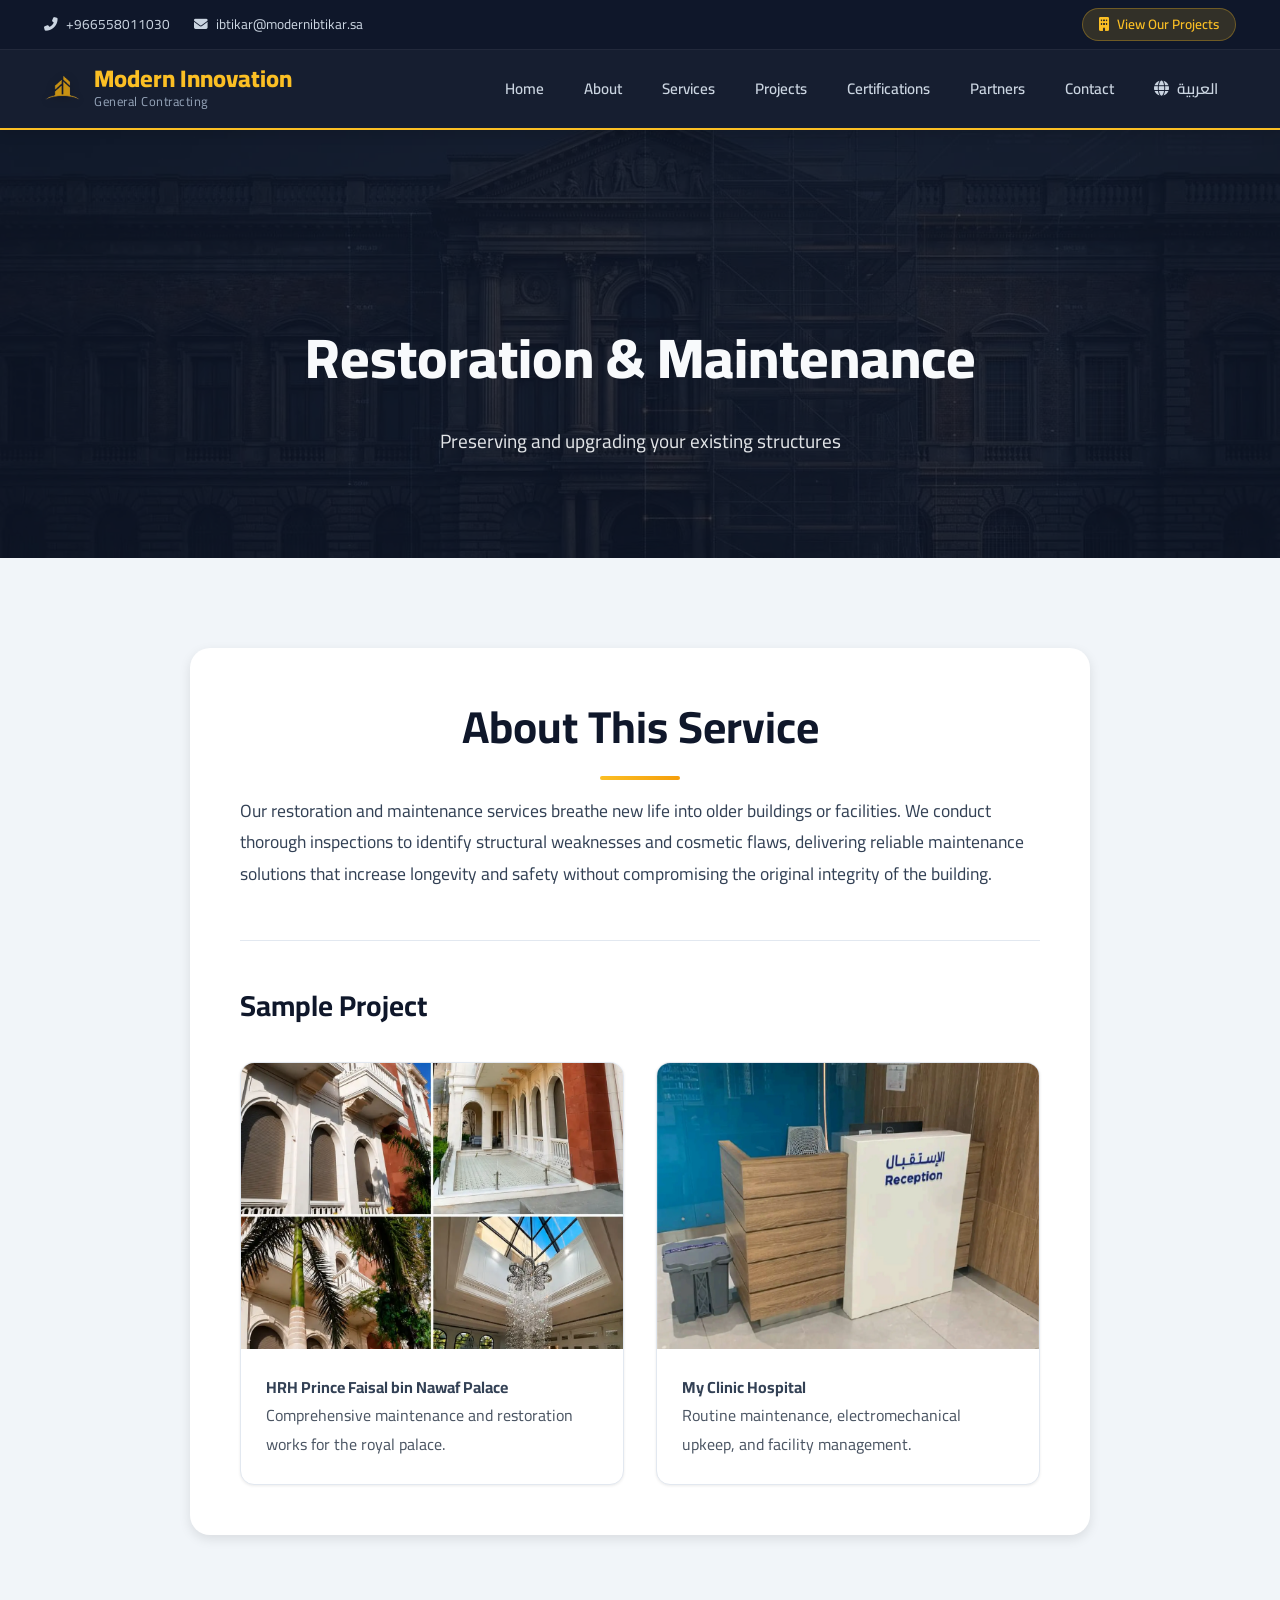
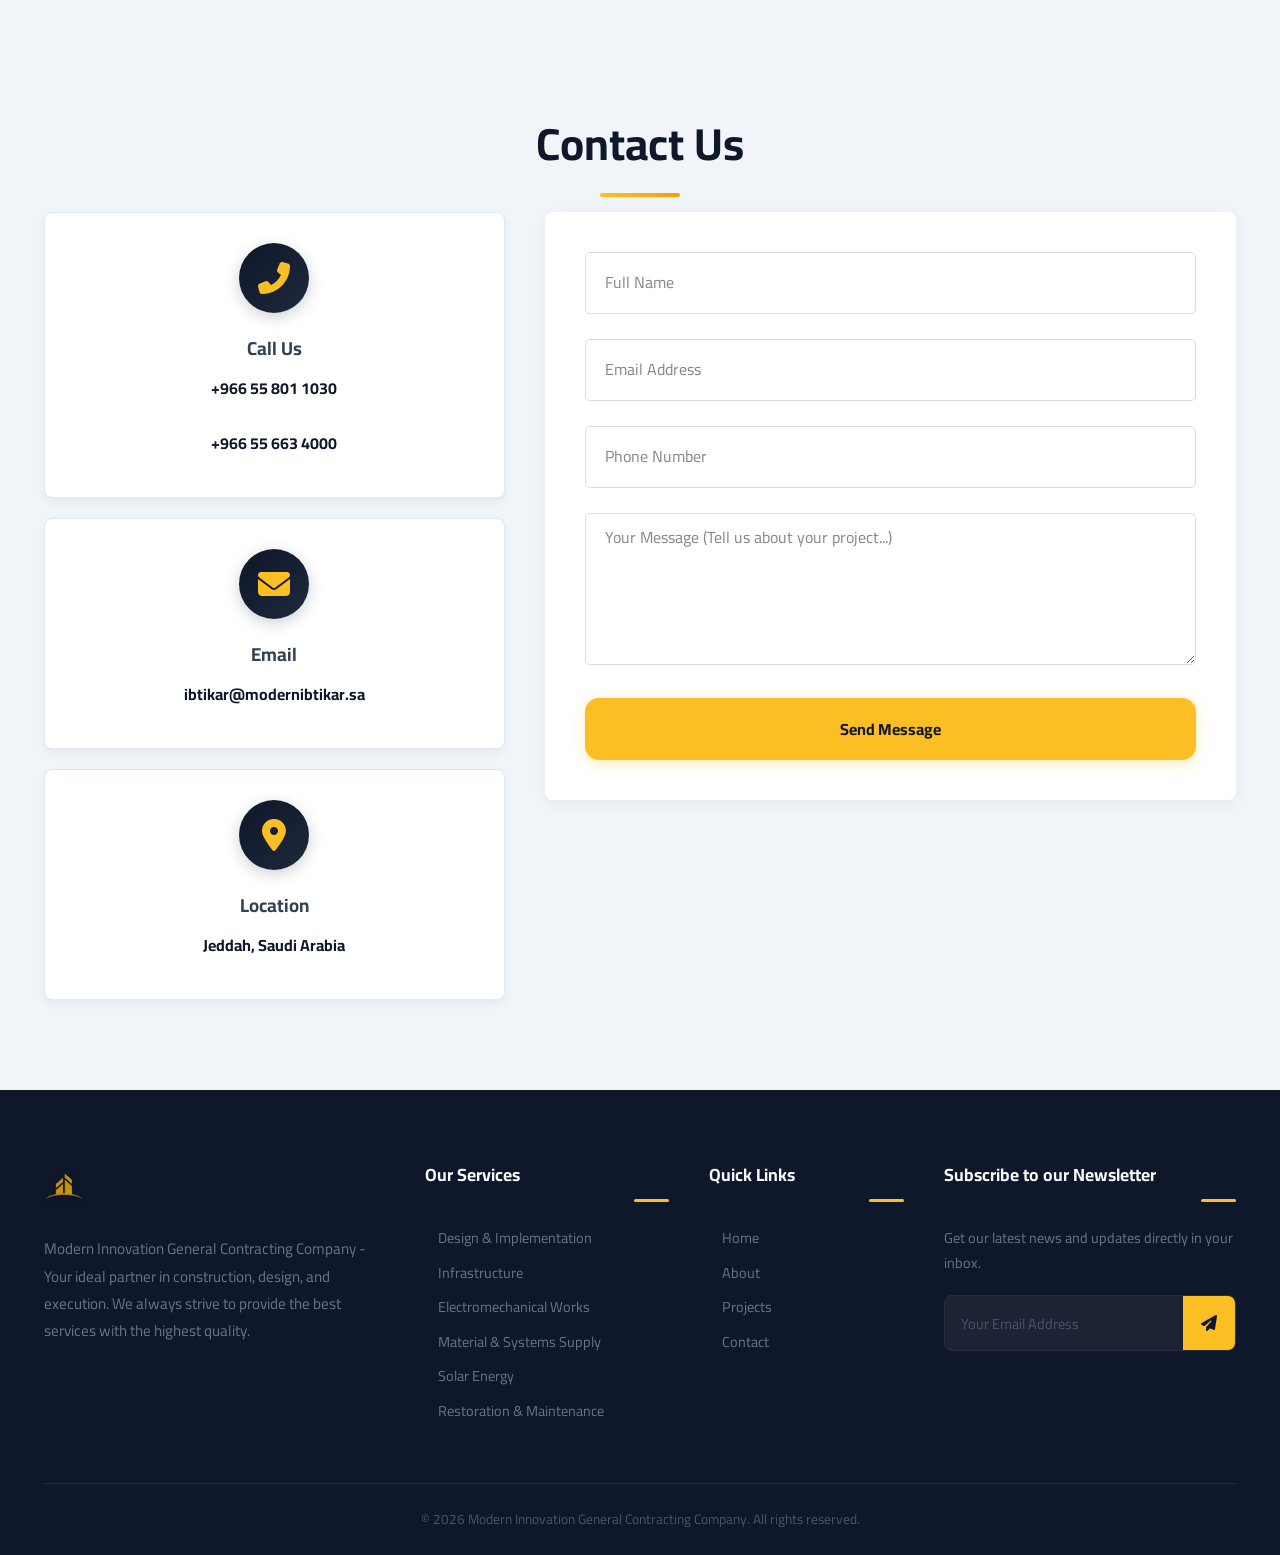
<file: service-maintenance.html>
<!DOCTYPE html>
<html lang="en" dir="ltr">
<head>
    <meta charset="UTF-8">
    <meta name="viewport" content="width=device-width, initial-scale=1.0">
    <title data-i18n="site_title_maint">Restoration & Maintenance - Modern Innovation</title>
    <meta name="description" data-i18n="site_desc" content="Modern Innovation General Contracting Company - Your ideal partner in construction, design, and execution. Years of experience in general contracting.">
    
    <!-- Open Graph / Facebook -->
    <meta property="og:type" content="website">
    <meta property="og:url" content="https://innovation-sa.com/service-maintenance.html">
    <meta property="og:title" data-i18n="site_title_maint" content="Restoration & Maintenance - Modern Innovation">
    <meta property="og:description" data-i18n="site_desc" content="Modern Innovation General Contracting Company - Your ideal partner in construction, design, and execution. Years of experience in general contracting.">
    <meta property="og:image" content="https://innovation-sa.com/Imgs/Logo.webp">

    <!-- Twitter -->
    <meta property="twitter:card" content="summary_large_image">
    <meta property="twitter:url" content="https://innovation-sa.com/service-maintenance.html">
    <meta property="twitter:title" data-i18n="site_title_maint" content="Restoration & Maintenance - Modern Innovation">
    <meta property="twitter:description" data-i18n="site_desc" content="Modern Innovation General Contracting Company - Your ideal partner in construction, design, and execution. Years of experience in general contracting.">
    <meta property="twitter:image" content="https://innovation-sa.com/Imgs/Logo.webp">

    <!-- Google Fonts: Cairo -->
    <!-- Google Fonts: Cairo -->
    <link rel="preconnect" href="https://fonts.googleapis.com">
    <link rel="preconnect" href="https://fonts.gstatic.com" crossorigin>

    <link rel="stylesheet" href="https://fonts.googleapis.com/css2?family=Cairo:wght@300;400;600;700;800;900&display=swap" media="print" onload="this.media='all'">
    <noscript><link rel="stylesheet" href="https://fonts.googleapis.com/css2?family=Cairo:wght@300;400;600;700;800;900&display=swap"></noscript>

    <link rel="preload" href="style.css" as="style">
    <link rel="stylesheet" href="style.css">

    <link rel="stylesheet" href="https://cdnjs.cloudflare.com/ajax/libs/font-awesome/6.4.0/css/all.min.css" media="print" onload="this.media='all'">
    <noscript><link rel="stylesheet" href="https://cdnjs.cloudflare.com/ajax/libs/font-awesome/6.4.0/css/all.min.css"></noscript>

    <link rel="preload" as="image" href="Imgs/service-maint-header.webp" fetchpriority="high">
</head>
<body>
    <!-- Skip to main content link -->
    <a href="#page-header" class="skip-link">Skip to main content</a>

    <!-- Top Utility Bar -->
    <div class="top-bar">
        <div class="container">
            <div class="top-bar-content">
                <div class="top-bar-contact">
                    <a href="tel:+966558011030"><i class="fas fa-phone-alt"></i> <span data-i18n="phone">+966558011030</span></a>
                    <a href="mailto:ibtikar@modernibtikar.sa"><i class="fas fa-envelope"></i> <span data-i18n="email">ibtikar@modernibtikar.sa</span></a>
                </div>
                <div class="top-bar-cta">
                    <a href="index.html#projects"><i class="fas fa-building"></i> <span data-i18n="top_btn">View Our Projects</span></a>
                </div>
            </div>
        </div>
    </div>

    <!-- Main Navbar -->
    <header class="navbar" id="mainNav">
        <div class="container">
            <div class="logo">
                <a href="index.html#home">
                    <img src="Imgs/Logo.webp" alt="Modern Innovation General Contracting Company Logo" class="logo-img">
                    <div class="logo-text">
                        <h2 data-i18n="logo_h2">Modern Innovation</h2>
                        <span data-i18n="logo_span">General Contracting</span>
                    </div>
                </a>
            </div>
            <nav class="nav-links">
                <a href="index.html#home" data-i18n="nav_home">Home</a>
                <a href="index.html#about" data-i18n="nav_about">About</a>
                <a href="index.html#services" class="active" data-i18n="nav_services">Services</a>
                <a href="index.html#projects" data-i18n="nav_projects">Projects</a>
                <a href="index.html#licenses" data-i18n="nav_certs">Certifications</a>
                <a href="index.html#partners" data-i18n="nav_partners">Partners</a>
                <a href="index.html#contact" data-i18n="nav_contact">Contact</a>
                <button type="button" class="lang-switch" id="langToggle" aria-label="Switch language"><i class="fas fa-globe"></i> <span data-i18n="lang_text">العربية</span></button>
            </nav>
            <button class="mobile-menu-btn" aria-label="Toggle menu"><i class="fas fa-bars"></i></button>
        </div>
    </header>

    <main>

    <!-- Page Header -->
   <section class="page-header maint-header">
        <div class="page-header-overlay"></div>
        <div class="container">
            <h1 data-i18n="serv_maint_h3">Restoration & Maintenance</h1>
            <p data-i18n="page_maint_hero_text">Preserving and upgrading your existing structures with utmost care.</p>
        </div>
    </section>

    <section class="service-details-page section-padding">
        <div class="container">
            <div class="service-details-content">
                <h2 class="section-title" data-i18n="page_details_title">About This Service</h2>
                <p data-i18n="page_maint_desc">At Modern Innovation Co., our restoration and maintenance services breathe new life into existing buildings and facilities. We conduct thorough inspections to identify structural weaknesses, executing comprehensive maintenance plans that increase longevity, enhance safety, and preserve the original architectural integrity of your property.</p>
                
                <div class="sample-project-section">
                    <h3 data-i18n="page_proj_heading">Featured Projects</h3>
                    
                    <div class="projects-grid-wrapper">
                        
                        <div class="sample-project-card">
                            <img src="Imgs/hrh-prince-faisal-bin-nawaf-palace-card.webp" alt="HRH Prince Faisal bin Nawaf Palace">
                            <div class="sample-project-info">
                                <h4 data-i18n="proj_maint_1_h3">HRH Prince Faisal bin Nawaf Palace</h4>
                                <p data-i18n="proj_maint_1_p">Comprehensive maintenance and restoration works for the royal palace.</p>
                            </div>
                        </div>

                        <div class="sample-project-card">
                            <img src="Imgs/my-clinic-hospital-card.webp" alt="My Clinic Hospital Maintenance">
                            <div class="sample-project-info">
                                <h4 data-i18n="proj_maint_2_h3">My Clinic Hospital</h4>
                                <p data-i18n="proj_maint_2_p">Routine maintenance, electromechanical upkeep, and facility management.</p>
                            </div>
                        </div>

                    </div>
                </div>
            </div>
        </div>
    </section>
    <!-- Contact Section -->
    <section id="contact" class="contact-section section-padding">
        <div class="container">
            <h2 class="section-title" data-i18n="cont_h2">Contact Us</h2>
            
            <div class="contact-wrapper">
                <div class="contact-info-grid">
                    <div class="contact-info-card">
                        <div class="contact-icon"><i class="fas fa-phone-alt"></i></div>
                        <h3 data-i18n="cont_1_h4">Call Us</h3>
                        <a href="tel:+966558011030">+966 55 801 1030</a>
                        <a href="tel:+966556634000">+966 55 663 4000</a>
                    </div>
                    <div class="contact-info-card">
                        <div class="contact-icon"><i class="fas fa-envelope"></i></div>
                        <h3 data-i18n="cont_2_h4">Email</h3>
                        <a href="mailto:ibtikar@modernibtikar.sa">ibtikar@modernibtikar.sa</a>
                    </div>
                    <div class="contact-info-card">
                        <div class="contact-icon"><i class="fas fa-map-marker-alt"></i></div>
                        <h3 data-i18n="cont_3_h4">Location</h3>
                        <a href="https://maps.app.goo.gl/az4gZXt71wZQPJLA8?g_st=ic" target="_blank" rel="noopener noreferrer" data-i18n="cont_3_p">Jeddah - Al-Baghdadiyah Al-Gharbiyah, Office 403</a>
                    </div>
                </div>

                <div class="contact-form-container">
                    <form action="https://api.web3forms.com/submit" method="POST" class="contact-form">
                        
                        <input type="hidden" name="access_key" value="YOUR_ACCESS_KEY_HERE">
                        <input type="hidden" name="redirect" value="https://web3forms.com/success">
                        
                        <div class="input-group">
                            <input type="text" name="name" id="name" required placeholder=" ">
                            <label for="name" data-i18n="form_name">Full Name</label>
                        </div>
                        
                        <div class="input-group">
                            <input type="email" name="email" id="email" required placeholder=" ">
                            <label for="email" data-i18n="form_email">Email Address</label>
                        </div>
                        
                        <div class="input-group">
                            <input type="tel" name="phone" id="phone" placeholder=" ">
                            <label for="phone" data-i18n="form_phone">Phone Number</label>
                        </div>
                        
                        <div class="input-group">
                            <textarea name="message" id="message" required placeholder=" " rows="4"></textarea>
                            <label for="message" data-i18n="form_msg">Your Message</label>
                        </div>
                        
                        <button type="submit" class="btn btn-primary" style="width: 100%;" data-i18n="form_btn">Send Message</button>
                    </form>
                </div>
            </div>
        </div>
    </section>
    </main>
    <!-- Footer -->
    <footer class="main-footer" role="contentinfo">
        <div class="container">
            <div class="footer-grid">
                <div class="footer-brand">
                    <div class="footer-logo">
                        <img src="Imgs/Logo.webp" alt="Modern Innovation General Contracting Company Logo" class="footer-logo-img">
                    </div>
                    <p data-i18n="foot_p1">Modern Innovation General Contracting Company - Your ideal partner in construction, design, and execution. We always strive to provide the best services with the highest quality.</p>
                </div>
                <div class="footer-links-col">
                    <h2 data-i18n="foot_h4_serv">Our Services</h2>
                    <ul>
                        <li><a href="#services" data-i18n="foot_serv_1">Design & Implementation</a></li>
                        <li><a href="#services" data-i18n="foot_serv_2">Infrastructure</a></li>
                        <li><a href="#services" data-i18n="foot_serv_3">Electromechanical Works</a></li>
                        <li><a href="#services" data-i18n="foot_serv_4">Material & Systems Supply</a></li>
                        <li><a href="#services" data-i18n="foot_serv_5">Solar Energy</a></li>
                        <li><a href="#services" data-i18n="foot_serv_6">Restoration & Maintenance</a></li>
                    </ul>
                </div>
                <div class="footer-links-col">
                    <h2 data-i18n="foot_h4_quick">Quick Links</h2>
                    <ul>
                        <li><a href="#home" data-i18n="nav_home">Home</a></li>
                        <li><a href="#about" data-i18n="nav_about">About</a></li>
                        <li><a href="#projects" data-i18n="nav_projects">Projects</a></li>
                        <li><a href="#contact" data-i18n="nav_contact">Contact</a></li>
                    </ul>
                </div>
                <div class="footer-newsletter">
                    <h2 data-i18n="foot_news_h4">Subscribe to our Newsletter</h2>
                    <p data-i18n="foot_news_p">Get our latest news and updates directly in your inbox.</p>
                    <form class="newsletter-form" onsubmit="event.preventDefault();">
                        <input type="email" placeholder="Your Email Address" required data-i18n-placeholder="foot_news_ph">
                        <button type="submit" aria-label="Subscribe to newsletter" data-i18n-aria-label="aria_newsletter"><i class="fas fa-paper-plane"></i></button>
                    </form>
                </div>
            </div>
            <div class="footer-bottom">
                <p data-i18n="foot_bot">© 2026 Modern Innovation General Contracting Company. All rights reserved.</p>
            </div>
        </div>
    </footer>

    <!-- Scripts -->
    <script src="translations.js" defer></script>
    <script src="script.js" defer></script>
</body>
</html>
</file>
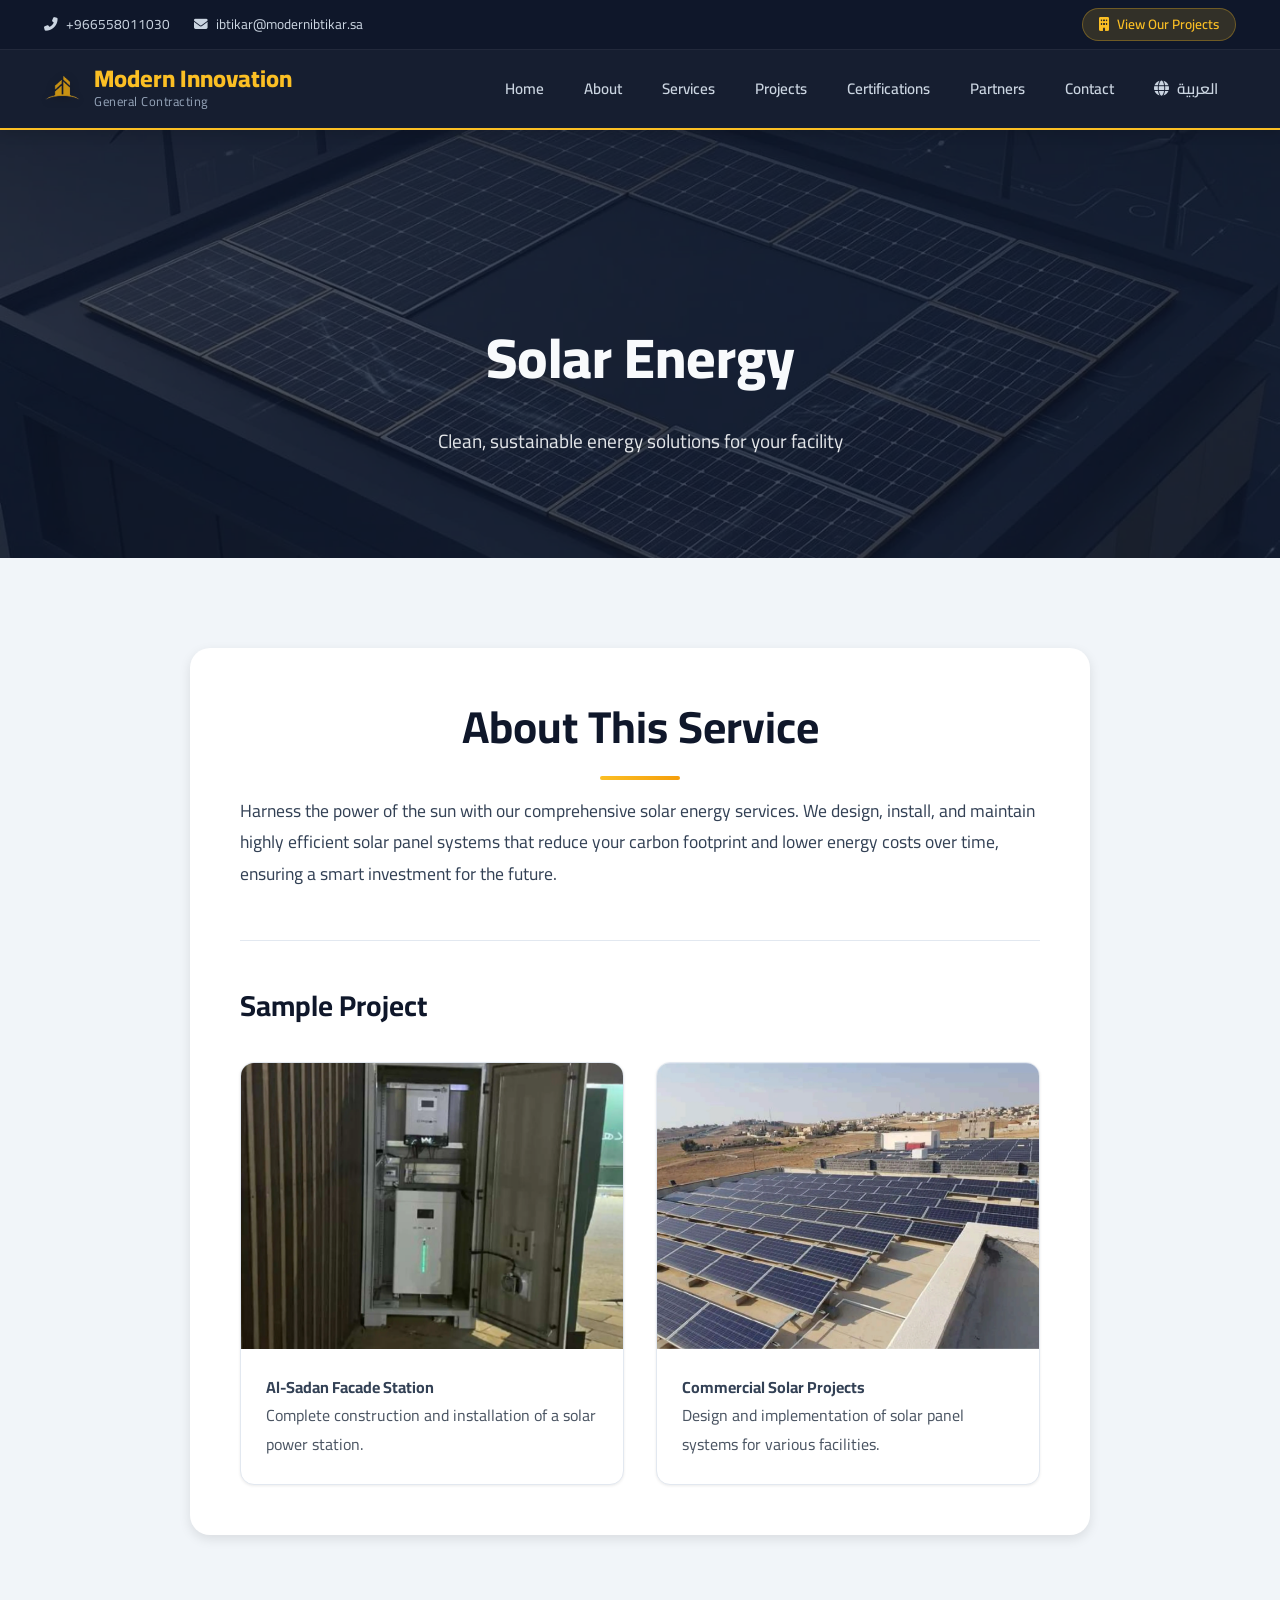
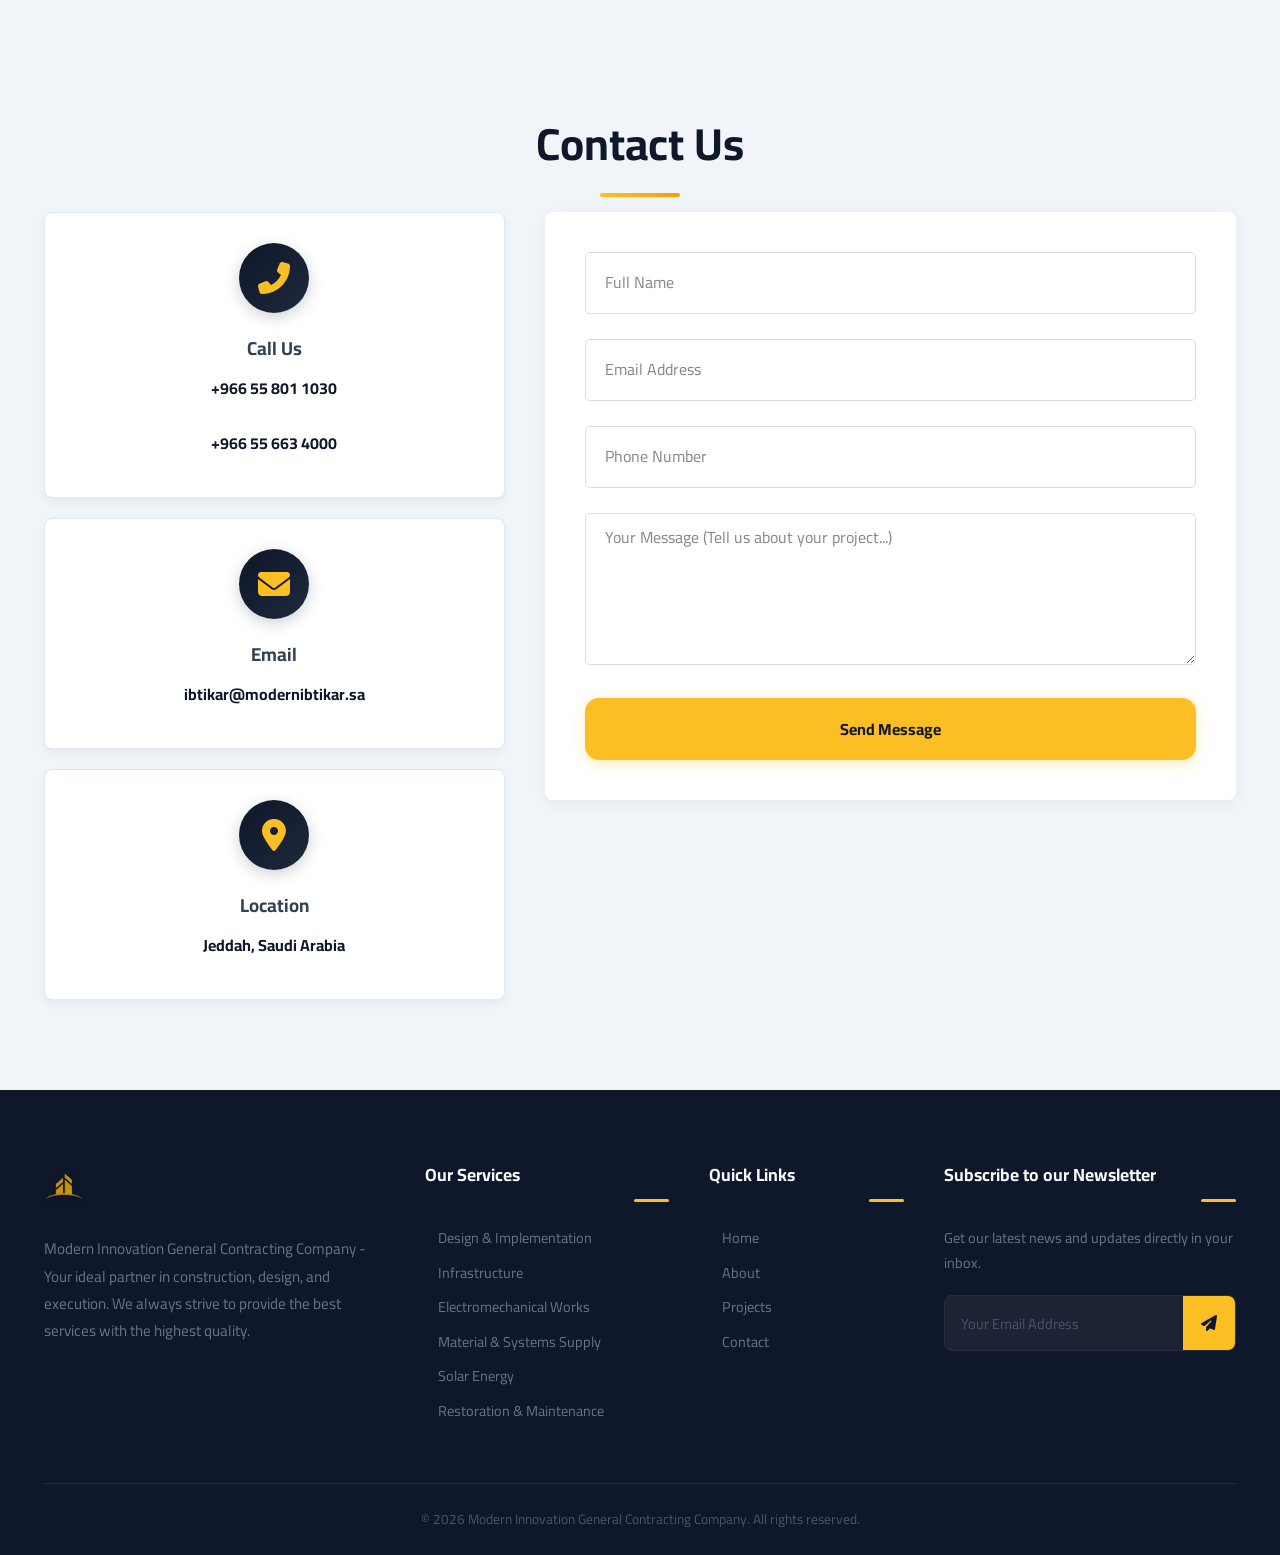
<file: service-solar.html>
<!DOCTYPE html>
<html lang="en" dir="ltr">
<head>
    <meta charset="UTF-8">
    <meta name="viewport" content="width=device-width, initial-scale=1.0">
    <title data-i18n="site_title_solar">Solar Energy - Modern Innovation</title>
    <meta name="description" data-i18n="site_desc" content="Modern Innovation General Contracting Company - Your ideal partner in construction, design, and execution. Years of experience in general contracting.">
    
    <!-- Open Graph / Facebook -->
    <meta property="og:type" content="website">
    <meta property="og:url" content="https://innovation-sa.com/service-solar.html">
    <meta property="og:title" data-i18n="site_title_solar" content="Solar Energy - Modern Innovation">
    <meta property="og:description" data-i18n="site_desc" content="Modern Innovation General Contracting Company - Your ideal partner in construction, design, and execution. Years of experience in general contracting.">
    <meta property="og:image" content="https://innovation-sa.com/Imgs/Logo.webp">

    <!-- Twitter -->
    <meta property="twitter:card" content="summary_large_image">
    <meta property="twitter:url" content="https://innovation-sa.com/service-solar.html">
    <meta property="twitter:title" data-i18n="site_title_solar" content="Solar Energy - Modern Innovation">
    <meta property="twitter:description" data-i18n="site_desc" content="Modern Innovation General Contracting Company - Your ideal partner in construction, design, and execution. Years of experience in general contracting.">
    <meta property="twitter:image" content="https://innovation-sa.com/Imgs/Logo.webp">

    <!-- Google Fonts: Cairo -->
    <!-- Google Fonts: Cairo -->
    <link rel="preconnect" href="https://fonts.googleapis.com">
    <link rel="preconnect" href="https://fonts.gstatic.com" crossorigin>

    <link rel="stylesheet" href="https://fonts.googleapis.com/css2?family=Cairo:wght@300;400;600;700;800;900&display=swap" media="print" onload="this.media='all'">
    <noscript><link rel="stylesheet" href="https://fonts.googleapis.com/css2?family=Cairo:wght@300;400;600;700;800;900&display=swap"></noscript>

    <link rel="preload" href="style.css" as="style">
    <link rel="stylesheet" href="style.css">

    <link rel="stylesheet" href="https://cdnjs.cloudflare.com/ajax/libs/font-awesome/6.4.0/css/all.min.css" media="print" onload="this.media='all'">
    <noscript><link rel="stylesheet" href="https://cdnjs.cloudflare.com/ajax/libs/font-awesome/6.4.0/css/all.min.css"></noscript>

    <link rel="preload" as="image" href="Imgs/service-solar-header.webp" fetchpriority="high">
</head>
<body>
    <!-- Skip to main content link -->
    <a href="#page-header" class="skip-link">Skip to main content</a>

    <!-- Top Utility Bar -->
    <div class="top-bar">
        <div class="container">
            <div class="top-bar-content">
                <div class="top-bar-contact">
                    <a href="tel:+966558011030"><i class="fas fa-phone-alt"></i> <span data-i18n="phone">+966558011030</span></a>
                    <a href="mailto:ibtikar@modernibtikar.sa"><i class="fas fa-envelope"></i> <span data-i18n="email">ibtikar@modernibtikar.sa</span></a>
                </div>
                <div class="top-bar-cta">
                    <a href="index.html#projects"><i class="fas fa-building"></i> <span data-i18n="top_btn">View Our Projects</span></a>
                </div>
            </div>
        </div>
    </div>

    <!-- Main Navbar -->
    <header class="navbar" id="mainNav">
        <div class="container">
            <div class="logo">
                <a href="index.html#home">
                    <img src="Imgs/Logo.webp" alt="Modern Innovation General Contracting Company Logo" class="logo-img">
                    <div class="logo-text">
                        <h2 data-i18n="logo_h2">Modern Innovation</h2>
                        <span data-i18n="logo_span">General Contracting</span>
                    </div>
                </a>
            </div>
            <nav class="nav-links">
                <a href="index.html#home" data-i18n="nav_home">Home</a>
                <a href="index.html#about" data-i18n="nav_about">About</a>
                <a href="index.html#services" class="active" data-i18n="nav_services">Services</a>
                <a href="index.html#projects" data-i18n="nav_projects">Projects</a>
                <a href="index.html#licenses" data-i18n="nav_certs">Certifications</a>
                <a href="index.html#partners" data-i18n="nav_partners">Partners</a>
                <a href="index.html#contact" data-i18n="nav_contact">Contact</a>
                <button type="button" class="lang-switch" id="langToggle" aria-label="Switch language"><i class="fas fa-globe"></i> <span data-i18n="lang_text">العربية</span></button>
            </nav>
            <button class="mobile-menu-btn" aria-label="Toggle menu"><i class="fas fa-bars"></i></button>
        </div>
    </header>

    <main>

    <!-- Page Header -->
    <section class="page-header solar-header">
        <div class="page-header-overlay"></div>
        <div class="container">
            <h1 data-i18n="serv_solar_h3">Solar Energy</h1>
            <p data-i18n="page_solar_hero_text">Clean, sustainable energy solutions for a greener future.</p>
        </div>
    </section>

    <section class="service-details-page section-padding">
        <div class="container">
            <div class="service-details-content">
                <h2 class="section-title" data-i18n="page_details_title">About This Service</h2>
                <p data-i18n="page_solar_desc">Modern Innovation Co. is committed to building a sustainable future by offering comprehensive solar energy solutions. We specialize in the design, installation, and maintenance of high-efficiency solar power stations and panels for commercial, industrial, and residential facilities. Our expert team ensures seamless integration with existing power grids, helping our clients reduce their carbon footprint and achieve long-term energy cost savings through reliable, renewable power sources.</p>
                
                <div class="sample-project-section">
                    <h3 data-i18n="page_proj_heading">Featured Projects</h3>
                    
                    <div class="projects-grid-wrapper">
                        
                        <div class="sample-project-card">
                            <img src="Imgs/al-sadan-facade-station-card2.webp" alt="Al-Sadan Facade Solar Station">
                            <div class="sample-project-info">
                                <h4 data-i18n="proj_solar_1_h3">Al-Sadan Facade Station</h4>
                                <p data-i18n="proj_solar_1_p">Complete construction and installation of a solar power station.</p>
                            </div>
                        </div>

                        <div class="sample-project-card">
                            <img src="Imgs/commercial-solar-projects-card.webp" alt="Various Solar Energy Projects">
                            <div class="sample-project-info">
                                <h4 data-i18n="proj_solar_2_h3">Commercial Solar Projects</h4>
                                <p data-i18n="proj_solar_2_p">Design and implementation of solar panel systems for various facilities.</p>
                            </div>
                        </div>

                    </div>
                </div>
            </div>
        </div>
    </section>
   <!-- Contact Section -->
    <section id="contact" class="contact-section section-padding">
        <div class="container">
            <h2 class="section-title" data-i18n="cont_h2">Contact Us</h2>
            
            <div class="contact-wrapper">
                <div class="contact-info-grid">
                    <div class="contact-info-card">
                        <div class="contact-icon"><i class="fas fa-phone-alt"></i></div>
                        <h3 data-i18n="cont_1_h4">Call Us</h3>
                        <a href="tel:+966558011030">+966 55 801 1030</a>
                        <a href="tel:+966556634000">+966 55 663 4000</a>
                    </div>
                    <div class="contact-info-card">
                        <div class="contact-icon"><i class="fas fa-envelope"></i></div>
                        <h3 data-i18n="cont_2_h4">Email</h3>
                        <a href="mailto:ibtikar@modernibtikar.sa">ibtikar@modernibtikar.sa</a>
                    </div>
                    <div class="contact-info-card">
                        <div class="contact-icon"><i class="fas fa-map-marker-alt"></i></div>
                        <h3 data-i18n="cont_3_h4">Location</h3>
                        <a href="https://maps.app.goo.gl/az4gZXt71wZQPJLA8?g_st=ic" target="_blank" rel="noopener noreferrer" data-i18n="cont_3_p">Jeddah - Al-Baghdadiyah Al-Gharbiyah, Office 403</a>
                    </div>
                </div>

                <div class="contact-form-container">
                    <form action="https://api.web3forms.com/submit" method="POST" class="contact-form">
                        
                        <input type="hidden" name="access_key" value="YOUR_ACCESS_KEY_HERE">
                        <input type="hidden" name="redirect" value="https://web3forms.com/success">
                        
                        <div class="input-group">
                            <input type="text" name="name" id="name" required placeholder=" ">
                            <label for="name" data-i18n="form_name">Full Name</label>
                        </div>
                        
                        <div class="input-group">
                            <input type="email" name="email" id="email" required placeholder=" ">
                            <label for="email" data-i18n="form_email">Email Address</label>
                        </div>
                        
                        <div class="input-group">
                            <input type="tel" name="phone" id="phone" placeholder=" ">
                            <label for="phone" data-i18n="form_phone">Phone Number</label>
                        </div>
                        
                        <div class="input-group">
                            <textarea name="message" id="message" required placeholder=" " rows="4"></textarea>
                            <label for="message" data-i18n="form_msg">Your Message</label>
                        </div>
                        
                        <button type="submit" class="btn btn-primary" style="width: 100%;" data-i18n="form_btn">Send Message</button>
                    </form>
                </div>
            </div>
        </div>
    </section>
    </main>
    <!-- Footer -->
    <footer class="main-footer" role="contentinfo">
        <div class="container">
            <div class="footer-grid">
                <div class="footer-brand">
                    <div class="footer-logo">
                        <img src="Imgs/Logo.webp" alt="Modern Innovation General Contracting Company Logo" class="footer-logo-img">
                    </div>
                    <p data-i18n="foot_p1">Modern Innovation General Contracting Company - Your ideal partner in construction, design, and execution. We always strive to provide the best services with the highest quality.</p>
                </div>
                <div class="footer-links-col">
                    <h2 data-i18n="foot_h4_serv">Our Services</h2>
                    <ul>
                        <li><a href="#services" data-i18n="foot_serv_1">Design & Implementation</a></li>
                        <li><a href="#services" data-i18n="foot_serv_2">Infrastructure</a></li>
                        <li><a href="#services" data-i18n="foot_serv_3">Electromechanical Works</a></li>
                        <li><a href="#services" data-i18n="foot_serv_4">Material & Systems Supply</a></li>
                        <li><a href="#services" data-i18n="foot_serv_5">Solar Energy</a></li>
                        <li><a href="#services" data-i18n="foot_serv_6">Restoration & Maintenance</a></li>
                    </ul>
                </div>
                <div class="footer-links-col">
                    <h2 data-i18n="foot_h4_quick">Quick Links</h2>
                    <ul>
                        <li><a href="#home" data-i18n="nav_home">Home</a></li>
                        <li><a href="#about" data-i18n="nav_about">About</a></li>
                        <li><a href="#projects" data-i18n="nav_projects">Projects</a></li>
                        <li><a href="#contact" data-i18n="nav_contact">Contact</a></li>
                    </ul>
                </div>
                <div class="footer-newsletter">
                    <h2 data-i18n="foot_news_h4">Subscribe to our Newsletter</h2>
                    <p data-i18n="foot_news_p">Get our latest news and updates directly in your inbox.</p>
                    <form class="newsletter-form" onsubmit="event.preventDefault();">
                        <input type="email" placeholder="Your Email Address" required data-i18n-placeholder="foot_news_ph">
                        <button type="submit" aria-label="Subscribe to newsletter" data-i18n-aria-label="aria_newsletter"><i class="fas fa-paper-plane"></i></button>
                    </form>
                </div>
            </div>
            <div class="footer-bottom">
                <p data-i18n="foot_bot">© 2026 Modern Innovation General Contracting Company. All rights reserved.</p>
            </div>
        </div>
    </footer>

    <!-- Scripts -->
    <script src="translations.js" defer></script>
    <script src="script.js" defer></script>
</body>
</html>
</file>
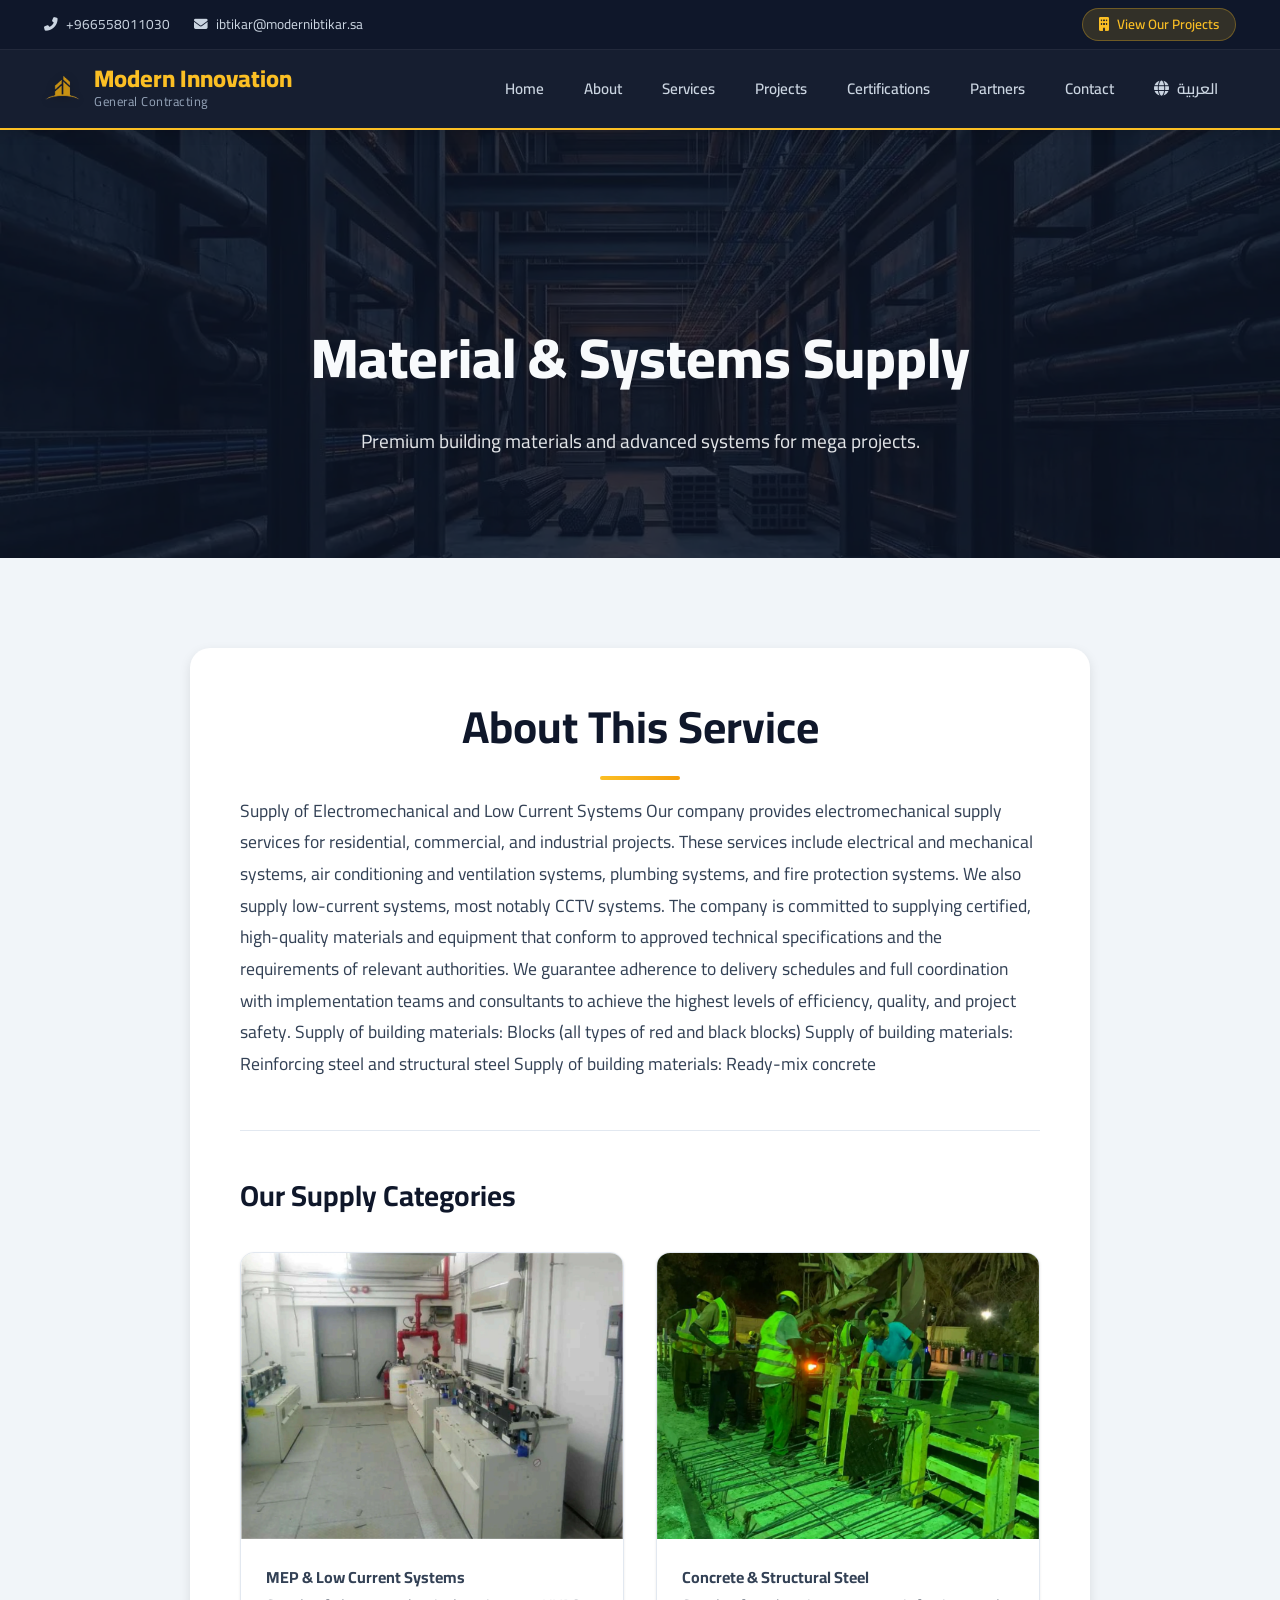
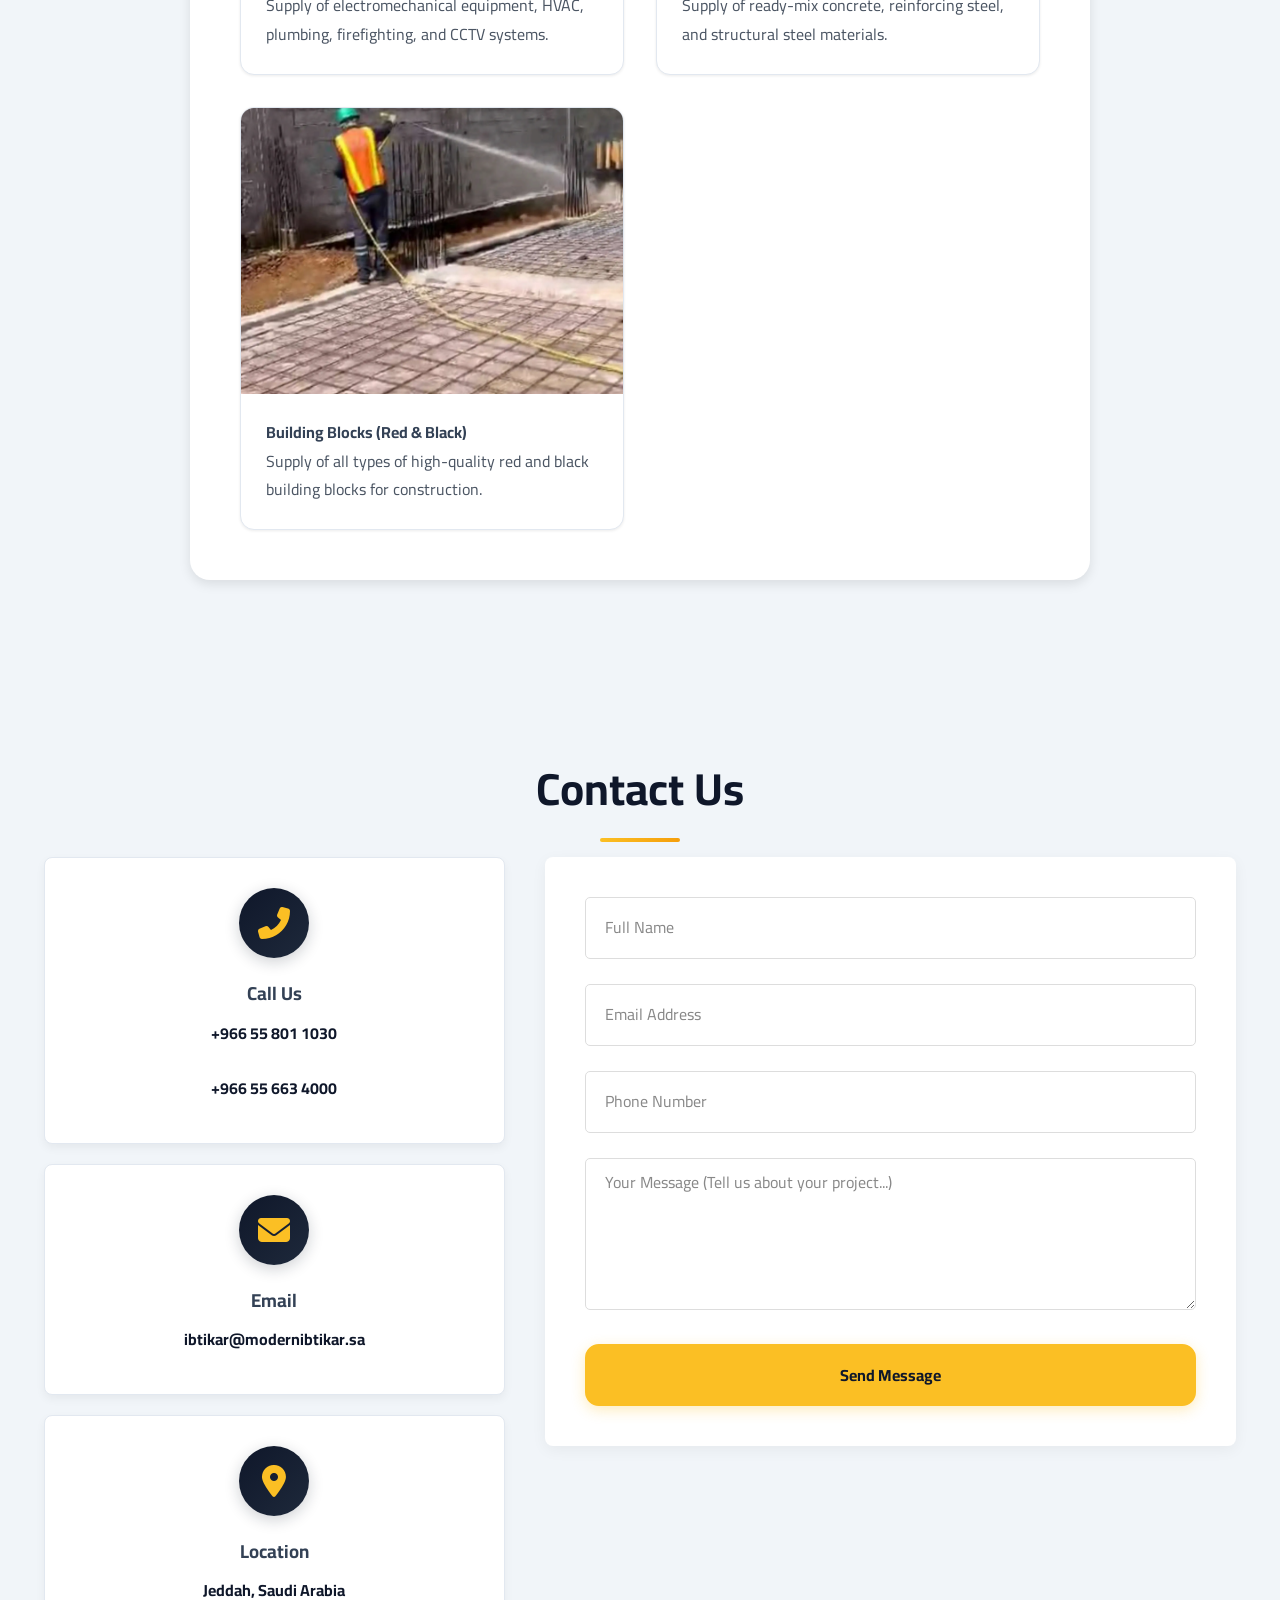
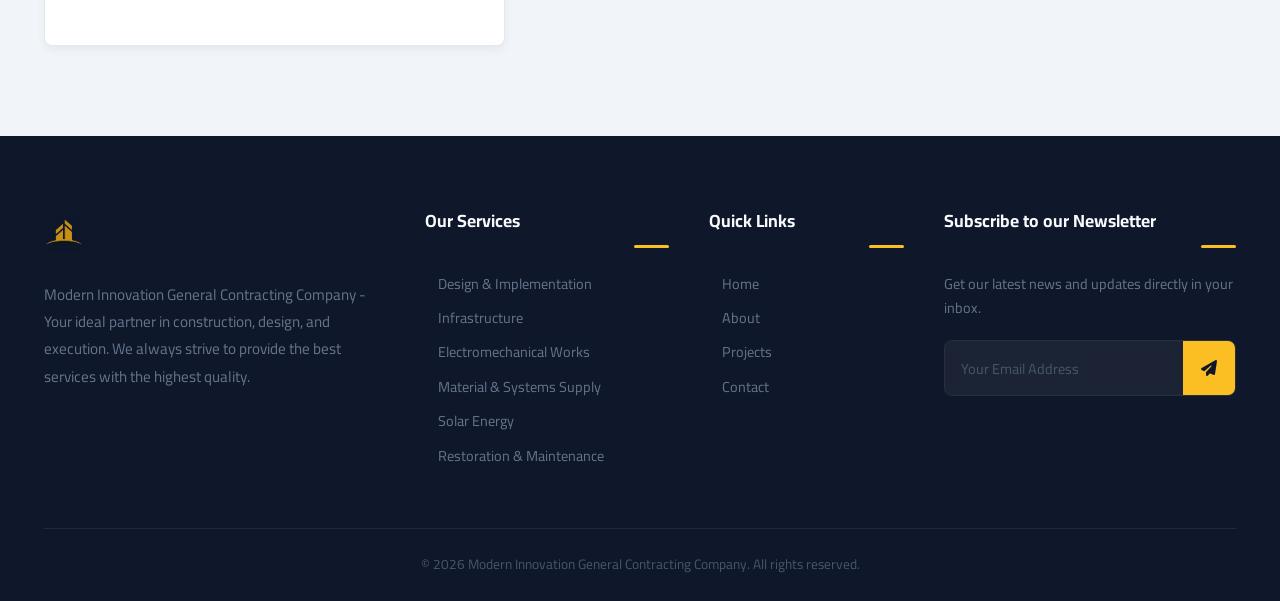
<file: service-supply.html>
<!DOCTYPE html>
<html lang="en" dir="ltr">
<head>
    <meta charset="UTF-8">
    <meta name="viewport" content="width=device-width, initial-scale=1.0">
    <title data-i18n="site_title_land">Material & Systems Supply - Modern Innovation</title>
    <meta name="description" data-i18n="site_desc" content="Modern Innovation General Contracting Company - Your ideal partner in construction, design, and execution. Years of experience in general contracting.">
    
    <!-- Open Graph / Facebook -->
    <meta property="og:type" content="website">
    <meta property="og:url" content="https://innovation-sa.com/service-supply.html">
    <meta property="og:title" data-i18n="site_title_land" content="Material & Systems Supply - Modern Innovation">
    <meta property="og:description" data-i18n="site_desc" content="Modern Innovation General Contracting Company - Your ideal partner in construction, design, and execution. Years of experience in general contracting.">
    <meta property="og:image" content="https://innovation-sa.com/Imgs/Logo.webp">

    <!-- Twitter -->
    <meta property="twitter:card" content="summary_large_image">
    <meta property="twitter:url" content="https://innovation-sa.com/service-supply.html">
    <meta property="twitter:title" data-i18n="site_title_land" content="Material & Systems Supply - Modern Innovation">
    <meta property="twitter:description" data-i18n="site_desc" content="Modern Innovation General Contracting Company - Your ideal partner in construction, design, and execution. Years of experience in general contracting.">
    <meta property="twitter:image" content="https://innovation-sa.com/Imgs/Logo.webp">

    <!-- Google Fonts: Cairo -->
    <!-- Google Fonts: Cairo -->
    <link rel="preconnect" href="https://fonts.googleapis.com">
    <link rel="preconnect" href="https://fonts.gstatic.com" crossorigin>

    <link rel="stylesheet" href="https://fonts.googleapis.com/css2?family=Cairo:wght@300;400;600;700;800;900&display=swap" media="print" onload="this.media='all'">
    <noscript><link rel="stylesheet" href="https://fonts.googleapis.com/css2?family=Cairo:wght@300;400;600;700;800;900&display=swap"></noscript>

    <link rel="preload" href="style.css" as="style">
    <link rel="stylesheet" href="style.css">

    <link rel="stylesheet" href="https://cdnjs.cloudflare.com/ajax/libs/font-awesome/6.4.0/css/all.min.css" media="print" onload="this.media='all'">
    <noscript><link rel="stylesheet" href="https://cdnjs.cloudflare.com/ajax/libs/font-awesome/6.4.0/css/all.min.css"></noscript>

    <link rel="preload" as="image" href="Imgs/service-supply-header.webp" fetchpriority="high">
</head>
<body>
    <!-- Skip to main content link -->
    <a href="#page-header" class="skip-link">Skip to main content</a>

    <!-- Top Utility Bar -->
    <div class="top-bar">
        <div class="container">
            <div class="top-bar-content">
                <div class="top-bar-contact">
                    <a href="tel:+966558011030"><i class="fas fa-phone-alt"></i> <span data-i18n="phone">+966558011030</span></a>
                    <a href="mailto:ibtikar@modernibtikar.sa"><i class="fas fa-envelope"></i> <span data-i18n="email">ibtikar@modernibtikar.sa</span></a>
                </div>
                <div class="top-bar-cta">
                    <a href="index.html#projects"><i class="fas fa-building"></i> <span data-i18n="top_btn">View Our Projects</span></a>
                </div>
            </div>
        </div>
    </div>

    <!-- Main Navbar -->
    <header class="navbar" id="mainNav">
        <div class="container">
            <div class="logo">
                <a href="index.html#home">
                    <img src="Imgs/Logo.webp" alt="Modern Innovation General Contracting Company Logo" class="logo-img">
                    <div class="logo-text">
                        <h2 data-i18n="logo_h2">Modern Innovation</h2>
                        <span data-i18n="logo_span">General Contracting</span>
                    </div>
                </a>
            </div>
            <nav class="nav-links">
                <a href="index.html#home" data-i18n="nav_home">Home</a>
                <a href="index.html#about" data-i18n="nav_about">About</a>
                <a href="index.html#services" class="active" data-i18n="nav_services">Services</a>
                <a href="index.html#projects" data-i18n="nav_projects">Projects</a>
                <a href="index.html#licenses" data-i18n="nav_certs">Certifications</a>
                <a href="index.html#partners" data-i18n="nav_partners">Partners</a>
                <a href="index.html#contact" data-i18n="nav_contact">Contact</a>
                <button type="button" class="lang-switch" id="langToggle" aria-label="Switch language"><i class="fas fa-globe"></i> <span data-i18n="lang_text">العربية</span></button>
            </nav>
            <button class="mobile-menu-btn" aria-label="Toggle menu"><i class="fas fa-bars"></i></button>
        </div>
    </header>

    <main>

    <!-- Page Header -->

    <section class="page-header supply-header">
        <div class="page-header-overlay"></div>
        <div class="container">
            <h1 data-i18n="serv_supply_h3">Material & Systems Supply</h1>
            <p data-i18n="page_supply_hero_text">Providing high-quality building materials and advanced technical systems for diverse project requirements.</p>
        </div>
    </section>

    <section class="service-details-page section-padding">
        <div class="container">
            <div class="service-details-content">
                <h2 class="section-title" data-i18n="page_details_title">About This Service</h2>
                <p data-i18n="page_supply_desc">Supply of Electromechanical and Low Current Systems
                    Our company provides electromechanical supply services for residential, commercial, and industrial projects. These services include electrical and mechanical systems, air conditioning and ventilation systems, plumbing systems, and fire protection systems.
                    We also supply low-current systems, most notably CCTV systems.
                    The company is committed to supplying certified, high-quality materials and equipment that conform to approved technical specifications and the requirements of relevant authorities. We guarantee adherence to delivery schedules and full coordination with implementation teams and consultants to achieve the highest levels of efficiency, quality, and project safety.
                    Supply of building materials: Blocks (all types of red and black blocks)
                    Supply of building materials: Reinforcing steel and structural steel
                    Supply of building materials: Ready-mix concrete
                </p>            
                <div class="sample-project-section">
                    <h3 data-i18n="page_supply_heading">Our Supply Categories</h3>
                    
                    <div class="projects-grid-wrapper">
                        
                        <div class="sample-project-card">
                            <img src="Imgs/mep-and-low-current-systems-card.webp" alt="MEP and CCTV Systems Supply">
                            <div class="sample-project-info">
                                <h4 data-i18n="cat_supply_1_h3">MEP & Low Current Systems</h4>
                                <p data-i18n="cat_supply_1_p">Supply of electromechanical equipment, HVAC, plumbing, firefighting, and CCTV systems.</p>
                            </div>
                        </div>

                        <div class="sample-project-card">
                            <img src="Imgs/concrete-and-structural-steel-card.webp" alt="Concrete and Steel Supply">
                            <div class="sample-project-info">
                                <h4 data-i18n="cat_supply_2_h3">Concrete & Structural Steel</h4>
                                <p data-i18n="cat_supply_2_p">Supply of ready-mix concrete, reinforcing steel, and structural steel materials.</p>
                            </div>
                        </div>

                        <div class="sample-project-card">
                            <img src="Imgs/building-blocks-card.webp" alt="Building Blocks Supply">
                            <div class="sample-project-info">
                                <h4 data-i18n="cat_supply_3_h3">Building Blocks (Red & Black)</h4>
                                <p data-i18n="cat_supply_3_p">Supply of all types of high-quality red and black building blocks for construction.</p>
                            </div>
                        </div>

                    </div>
                </div>
            </div>
        </div>
    </section>

   <!-- Contact Section -->
    <section id="contact" class="contact-section section-padding">
        <div class="container">
            <h2 class="section-title" data-i18n="cont_h2">Contact Us</h2>
            
            <div class="contact-wrapper">
                <div class="contact-info-grid">
                    <div class="contact-info-card">
                        <div class="contact-icon"><i class="fas fa-phone-alt"></i></div>
                        <h3 data-i18n="cont_1_h4">Call Us</h3>
                        <a href="tel:+966558011030">+966 55 801 1030</a>
                        <a href="tel:+966556634000">+966 55 663 4000</a>
                    </div>
                    <div class="contact-info-card">
                        <div class="contact-icon"><i class="fas fa-envelope"></i></div>
                        <h3 data-i18n="cont_2_h4">Email</h3>
                        <a href="mailto:ibtikar@modernibtikar.sa">ibtikar@modernibtikar.sa</a>
                    </div>
                    <div class="contact-info-card">
                        <div class="contact-icon"><i class="fas fa-map-marker-alt"></i></div>
                        <h3 data-i18n="cont_3_h4">Location</h3>
                        <a href="https://maps.app.goo.gl/az4gZXt71wZQPJLA8?g_st=ic" target="_blank" rel="noopener noreferrer" data-i18n="cont_3_p">Jeddah - Al-Baghdadiyah Al-Gharbiyah, Office 403</a>
                    </div>
                </div>

                <div class="contact-form-container">
                    <form action="https://api.web3forms.com/submit" method="POST" class="contact-form">
                        
                        <input type="hidden" name="access_key" value="YOUR_ACCESS_KEY_HERE">
                        <input type="hidden" name="redirect" value="https://web3forms.com/success">
                        
                        <div class="input-group">
                            <input type="text" name="name" id="name" required placeholder=" ">
                            <label for="name" data-i18n="form_name">Full Name</label>
                        </div>
                        
                        <div class="input-group">
                            <input type="email" name="email" id="email" required placeholder=" ">
                            <label for="email" data-i18n="form_email">Email Address</label>
                        </div>
                        
                        <div class="input-group">
                            <input type="tel" name="phone" id="phone" placeholder=" ">
                            <label for="phone" data-i18n="form_phone">Phone Number</label>
                        </div>
                        
                        <div class="input-group">
                            <textarea name="message" id="message" required placeholder=" " rows="4"></textarea>
                            <label for="message" data-i18n="form_msg">Your Message</label>
                        </div>
                        
                        <button type="submit" class="btn btn-primary" style="width: 100%;" data-i18n="form_btn">Send Message</button>
                    </form>
                </div>
            </div>
        </div>
    </section>
    </main>
    <!-- Footer -->
    <footer class="main-footer" role="contentinfo">
        <div class="container">
            <div class="footer-grid">
                <div class="footer-brand">
                    <div class="footer-logo">
                        <img src="Imgs/Logo.webp" alt="Modern Innovation General Contracting Company Logo" class="footer-logo-img">
                    </div>
                    <p data-i18n="foot_p1">Modern Innovation General Contracting Company - Your ideal partner in construction, design, and execution. We always strive to provide the best services with the highest quality.</p>
                </div>
                <div class="footer-links-col">
                    <h2 data-i18n="foot_h4_serv">Our Services</h2>
                    <ul>
                        <li><a href="#services" data-i18n="foot_serv_1">Design & Implementation</a></li>
                        <li><a href="#services" data-i18n="foot_serv_2">Infrastructure</a></li>
                        <li><a href="#services" data-i18n="foot_serv_3">Electromechanical Works</a></li>
                        <li><a href="#services" data-i18n="foot_serv_4">Material & Systems Supply</a></li>
                        <li><a href="#services" data-i18n="foot_serv_5">Solar Energy</a></li>
                        <li><a href="#services" data-i18n="foot_serv_6">Restoration & Maintenance</a></li>
                    </ul>
                </div>
                <div class="footer-links-col">
                    <h2 data-i18n="foot_h4_quick">Quick Links</h2>
                    <ul>
                        <li><a href="#home" data-i18n="nav_home">Home</a></li>
                        <li><a href="#about" data-i18n="nav_about">About</a></li>
                        <li><a href="#projects" data-i18n="nav_projects">Projects</a></li>
                        <li><a href="#contact" data-i18n="nav_contact">Contact</a></li>
                    </ul>
                </div>
                <div class="footer-newsletter">
                    <h2 data-i18n="foot_news_h4">Subscribe to our Newsletter</h2>
                    <p data-i18n="foot_news_p">Get our latest news and updates directly in your inbox.</p>
                    <form class="newsletter-form" onsubmit="event.preventDefault();">
                        <input type="email" placeholder="Your Email Address" required data-i18n-placeholder="foot_news_ph">
                        <button type="submit" aria-label="Subscribe to newsletter" data-i18n-aria-label="aria_newsletter"><i class="fas fa-paper-plane"></i></button>
                    </form>
                </div>
            </div>
            <div class="footer-bottom">
                <p data-i18n="foot_bot">© 2026 Modern Innovation General Contracting Company. All rights reserved.</p>
            </div>
        </div>
    </footer>

    <!-- Scripts -->
    <script src="translations.js" defer></script>
    <script src="script.js" defer></script>
</body>
</html>
</file>
<file: style.css>
/* ============================================
   VARIABLES & DESIGN TOKENS
   ============================================ */
:root {
    --primary-color: #0f172a;
    --primary-light: #1e293b;
    --primary-mid: #162040;
    --accent-color: #fbbf24;
    --accent-dark: #f59e0b;
    --accent-glow: rgba(251, 191, 36, 0.3);
    --text-dark: #334155;
    --text-light: #f8fafc;
    --text-muted: #4b5563;
    --bg-light: #f1f5f9;
    --bg-white: #ffffff;
    --border-color: #e2e8f0;
    --shadow-sm: 0 1px 3px rgba(0,0,0,0.08);
    --shadow-md: 0 4px 12px rgba(0,0,0,0.1);
    --shadow-lg: 0 12px 30px rgba(0,0,0,0.12);
    --shadow-xl: 0 20px 50px rgba(0,0,0,0.15);
    --transition: all 0.2s cubic-bezier(0.4, 0, 0.2, 1);
    --radius-sm: 8px;
    --radius-md: 14px;
    --radius-lg: 20px;
    --radius-full: 50%;
}

/* ============================================
   ACCESSIBILITY
   ============================================ */
.skip-link {
    position: absolute;
    top: -40px;
    left: 6px;
    background: var(--primary-color);
    color: var(--text-light);
    padding: 8px 16px;
    text-decoration: none;
    border-radius: var(--radius-sm);
    z-index: 1000;
    font-weight: 600;
    transition: var(--transition);
}

.skip-link:focus {
    top: 6px;
    outline: 2px solid var(--accent-color);
    outline-offset: 2px;
}

/* ============================================
   ANIMATIONS
   ============================================ */
@keyframes fadeInDown {
    from { opacity: 0; transform: translateY(-25px); }
    to { opacity: 1; transform: translateY(0); }
}
@keyframes fadeInUp {
    from { opacity: 0; transform: translateY(30px); }
    to { opacity: 1; transform: translateY(0); }
}
@keyframes fadeIn {
    from { opacity: 0; }
    to { opacity: 1; }
}
@keyframes slideInRight {
    from { opacity: 0; transform: translateX(-30px); }
    to { opacity: 1; transform: translateX(0); }
}
@keyframes scaleIn {
    from { opacity: 0; transform: scale(0.9); }
    to { opacity: 1; transform: scale(1); }
}
@keyframes shimmer {
    0% { background-position: -200% 0; }
    100% { background-position: 200% 0; }
}
@keyframes float {
    0%, 100% { transform: translateY(0px); }
    50% { transform: translateY(-8px); }
}

/* ============================================
   RESET & BASE
   ============================================ */
* {
    margin: 0;
    padding: 0;
    box-sizing: border-box;
    font-family: 'Cairo binding', 'Cairo', 'Segoe UI', Tahoma, sans-serif;
}

html {
    scroll-behavior: smooth;
}

body {
    background-color: var(--bg-light);
    color: var(--text-dark);
    overflow-x: hidden;
    line-height: 1.7;
}

.container {
    max-width: 1240px;
    margin: 0 auto;
    padding: 0 24px;
}

img	{
    max-width:     100%;
    height: auto;
    display: block;
}

.visually-hidden {
    position: absolute;
    width: 1px;
    height: 1px;
    padding: 0;
    margin: -1px;
    overflow: hidden;
    clip: rect(0, 0, 0, 0);
    white-space: nowrap;
    border: 0;
}

main {
    display: block;
    width: 100%;
}

/* ============================================
   TOP UTILITY BAR
   ============================================ */
.top-bar {
    background: var(--primary-color);
    color: var(--text-light);
    padding: 8px 0;
    font-size: 0.85rem;
    border-bottom: 1px solid rgba(255,255,255,0.08);
    position: relative;
    z-index: 1001;
}

.top-bar-content {
    display: flex;
    justify-content: space-between;
    align-items: center;
}

.top-bar-contact {
    display: flex;
    gap: 24px;
}

[dir="rtl"] .top-bar-contact {
    flex-direction: row-reverse;
}

.top-bar-contact a,
.top-bar-cta a {
    color: #cbd5e1;
    text-decoration: none;
    transition: var(--transition);
    display: flex;
    align-items: center;
    gap: 8px;
}

.top-bar-contact a:hover,
.top-bar-cta a:hover {
    color: var(--accent-color);
}

.top-bar-cta a {
    background: rgba(251, 191, 36, 0.15);
    padding: 4px 16px;
    border-radius: 20px;
    border: 1px solid rgba(251, 191, 36, 0.3);
    font-weight: 600;
    color: var(--accent-color);
}

.top-bar-cta a:hover {
    background: rgba(251, 191, 36, 0.25);
}

/* ============================================
   NAVBAR
   ============================================ */
.navbar {
    background-color: rgba(15, 23, 42, 0.97);
    backdrop-filter: blur(16px);
    -webkit-backdrop-filter: blur(16px);
    color: var(--text-light);
    padding: 0.8rem 0;
    position: sticky;
    top: 0;
    z-index: 1000;
    box-shadow: var(--shadow-md);
    transition: var(--transition);
    border-bottom: 2px solid var(--accent-color);
}

.navbar.scrolled {
    padding: 0.5rem 0;
    box-shadow: var(--shadow-lg);
}

.navbar .container {
    display: flex;
    justify-content: space-between;
    align-items: center;
}

.logo a {
    text-decoration: none;
    color: var(--text-light);
    display: flex;
    align-items: center;
    gap: 12px;
}

.logo-img {
    height: 52px;
    width: auto;
    transition: var(--transition);
    filter: drop-shadow(0 2px 4px rgba(0,0,0,0.3));
}

.logo:hover .logo-img {
    transform: scale(1.05);
}

.logo-text {
    display: flex;
    flex-direction: column;
}

.logo h2 {
    color: var(--accent-color);
    font-size: 1.5rem;
    font-weight: 800;
    margin-bottom: -2px;
    line-height: 1.2;
    transition: var(--transition);
}

.logo span {
    font-size: 0.8rem;
    letter-spacing: 0.5px;
    color: #94a3b8;
    font-weight: 400;
}

.nav-links {
    display: flex;
    gap: 4px;
    align-items: center;
}

.nav-links a {
    color: #cbd5e1;
    text-decoration: none;
    padding: 10px 18px;
    border-radius: var(--radius-sm);
    transition: var(--transition);
    font-weight: 600;
    font-size: 0.95rem;
    position: relative;
}

.nav-links a::after {
    content: '';
    position: absolute;
    bottom: 2px;
    left: 50%;
    width: 0;
    height: 3px;
    background: var(--accent-color);
    transition: var(--transition);
    transform: translateX(-50%);
    border-radius: 3px;
}

[dir="rtl"] :root {
    --dir-factor: -1;
}

:root {
    --dir-factor: 1;
}

.nav-links a:hover,
.nav-links a.active {
    color: var(--accent-color);
}

/* Ensure the language toggle button matches anchor styles */
.nav-links .lang-switch {
    color: #cbd5e1;
    text-decoration: none;
    padding: 10px 18px;
    border-radius: var(--radius-sm);
    transition: var(--transition);
    font-weight: 600;
    font-size: 0.95rem;
    position: relative;
    background: none;
    border: none;
    cursor: pointer;
    display: inline-flex;
    align-items: center;
    gap: 8px;
}

.nav-links .lang-switch::after {
    content: '';
    position: absolute;
    bottom: 2px;
    left: 50%;
    width: 0;
    height: 3px;
    background: var(--accent-color);
    transition: var(--transition);
    transform: translateX(-50%);
    border-radius: 3px;
}

.nav-links .lang-switch:hover,
.nav-links .lang-switch.active {
    color: var(--accent-color);
}

.nav-links .lang-switch:hover::after,
.nav-links .lang-switch.active::after {
    width: 60%;
}

.nav-links .lang-switch:focus,
.nav-links .lang-switch:focus-visible {
    outline: 2px solid var(--accent-color);
    outline-offset: 2px;
    color: var(--accent-color);
}

.nav-links a:hover::after,
.nav-links a.active::after {
    width: 60%;
}

.nav-links a:focus,
.nav-links a:focus-visible {
    outline: 2px solid var(--accent-color);
    outline-offset: 2px;
    color: var(--accent-color);
}

.nav-links a:focus::after,
.nav-links a:focus-visible::after {
    width: 60%;
}

.mobile-menu-btn {
    display: none;
    background: none;
    border: none;
    color: var(--text-light);
    font-size: 1.5rem;
    cursor: pointer;
    transition: var(--transition);
    padding: 8px;
    border-radius: var(--radius-sm);
}

.mobile-menu-btn:hover {
    color: var(--accent-color);
    background: rgba(251, 191, 36, 0.1);
}

/* ============================================
   HERO SECTION
   ============================================ */
.hero {
    position: relative;
    background: linear-gradient(
        135deg,
        rgba(15, 23, 42, 0.92) 0%,
        rgba(15, 23, 42, 0.75) 50%,
        rgba(15, 23, 42, 0.85) 100%
    ),
    url('Imgs/Main-Cover.webp') center center/cover no-repeat;
    min-height: 85vh;
    display: flex;
    align-items: center;
    color: var(--text-light);
    overflow: hidden;
}

.hero-overlay {
    position: absolute;
    inset: 0;
    background: linear-gradient(
        180deg,
        transparent 0%,
        rgba(15, 23, 42, 0.3) 100%
    );
    z-index: 1;
}

.hero-diagonal {
    position: absolute;
    bottom: -2px;
    inset-inline: 0;
    height: 120px;
    background: var(--bg-light);
    clip-path: polygon(0 60%, 100% 0, 100% 100%, 0 100%);
    z-index: 2;
}

[dir="rtl"] .hero-diagonal {
    clip-path: polygon(0 0, 100% 60%, 100% 100%, 0 100%);
}

.hero-content {
    position: relative;
    z-index: 10;
    max-width: 700px;
    padding: 0 40px;
    animation: fadeInUp 0.5s ease-out;
}

.hero-subtitle {
    font-size: 1.1rem;
    text-transform: uppercase;
    letter-spacing: 3px;
    color: var(--accent-color);
    margin-bottom: 12px;
    font-weight: 600;
    display: flex;
    align-items: center;
    gap: 12px;
}

.hero-subtitle::before {
    content: '';
    display: inline-block;
    width: 40px;
    height: 2px;
    background: var(--accent-color);
}

.hero h1 {
    font-size: 3.5rem;
    font-weight: 900;
    line-height: 1.15;
    margin-bottom: 1.2rem;
    color: var(--text-light);
    text-shadow: 0 4px 20px rgba(0,0,0,0.4);
}

.hero h1 span {
    color: var(--accent-color);
    display: block;
}

.hero-desc {
    font-size: 1.15rem;
    color: #cbd5e1;
    margin-bottom: 2.5rem;
    line-height: 1.8;
    max-width: 550px;
}

.btn {
    padding: 14px 36px;
    border: none;
    border-radius: var(--radius-sm);
    cursor: pointer;
    font-size: 1.05rem;
    text-decoration: none;
    font-weight: 700;
    transition: var(--transition);
    display: inline-flex;
    align-items: center;
    gap: 8px;
    position: relative;
    overflow: hidden;
    font-family: inherit;
}

.btn-hero {
    background: transparent;
    color: var(--text-light);
    border: 2px solid var(--text-light);
    padding: 16px 42px;
    font-size: 1.1rem;
    border-radius: var(--radius-sm);
    letter-spacing: 0.5px;
}

.btn-hero:hover {
    background: var(--accent-color);
    border-color: var(--accent-color);
    color: var(--primary-color);
    transform: translateY(-3px);
    box-shadow: 0 8px 25px var(--accent-glow);
}

.btn-primary {
    background: var(--accent-color);
    color: var(--primary-color);
    box-shadow: 0 4px 14px var(--accent-glow);
}

.btn-primary:hover {
    background: var(--accent-dark);
    transform: translateY(-3px);
    box-shadow: 0 8px 25px var(--accent-glow);
}

.btn:focus,
.btn:focus-visible {
    outline: 2px solid var(--accent-color);
    outline-offset: 2px;
    box-shadow: 0 0 0 4px var(--accent-glow);
}

/* ============================================
   SERVICE TABS STRIP
   ============================================ */
.service-tabs-strip {
    position: relative;
    z-index: 20;
    margin-top: -60px;
    padding: 0 0 40px 0;
}

.service-tabs {
    display: grid;
    grid-template-columns: repeat(4, 1fr);
    background: var(--bg-white);
    border-radius: var(--radius-lg);
    box-shadow: var(--shadow-xl);
    overflow: hidden;
}

.service-tab {
    padding: 30px 20px;
    text-align: center;
    transition: var(--transition);
    position: relative;
}

.service-tab:not(:last-child) {
    border-inline-end: 1px solid var(--border-color);
    padding-inline-end: 26px;
}

.service-tab:last-child {
    border-inline-end: none;
}

.service-tab::after {
    content: '';
    position: absolute;
    bottom: 0;
    left: 0;
    right: 0;
    height: 4px;
    background: var(--accent-color);
    transform: scaleX(0);
    transition: transform 0.2s ease;
}

.service-tab:hover::after{
    transform: scaleX(1);
}

.service-tab:focus,
.service-tab:focus-visible {
    outline: 2px solid var(--accent-color);
    outline-offset: 2px;
}

.service-tab:focus::after,
.service-tab:focus-visible::after {
    transform: scaleX(1);
}

.service-tab-icon {
    width: 60px;
    height: 60px;
    border-radius: var(--radius-full);
    display: flex;
    align-items: center;
    justify-content: center;
    margin: 0 auto 14px;
    font-size: 1.5rem;
    background: var(--bg-light);
    color: var(--primary-color);
    transition: var(--transition);
}


.service-tab:hover .service-tab-icon {
    transform: scale(1.1);
}

.service-tab h3 {
    font-size: 1.05rem;
    font-weight: 700;
    margin-bottom: 4px;
    color: var(--primary-color);
    transition: var(--transition);
}

.service-tab span {
    font-size: 0.8rem;
    color: var(--text-muted);
    transition: var(--transition);
}


/* ============================================
   SECTION GLOBALS
   ============================================ */
.section-padding {
    padding: 90px 0;
}

.section-title {
    text-align: center;
    font-size: 2.4rem;
    font-weight: 800;
    color: var(--primary-color);
    margin-bottom: 60px;
    padding-bottom: 24px;
    position: relative;
    line-height: 1.3;
}

.section-title span {
    color: var(--accent-color); /* Darker gold for better contrast on white background */
}

.section-title::after {
    content: '';
    position: absolute;
    bottom: 0;
    left: 50%;
    transform: translateX(-50%);
    width: 80px;
    height: 4px;
    border-radius: 2px;
    background: var(--accent-color);
}

/* ============================================
   WHY CHOOSE US SECTION
   ============================================ */
.why-choose-us {
    background: var(--bg-white);
}

.choose-pills {
    display: flex;
    justify-content: center;
    gap: 16px;
    margin-bottom: 50px;
    flex-wrap: wrap;
}

.choose-pill {
    padding: 12px 28px;
    border: 2px solid var(--border-color);
    background: var(--bg-white);
    border-radius: 40px;
    cursor: pointer;
    font-weight: 700;
    font-size: 0.95rem;
    color: var(--text-dark);
    transition: var(--transition);
    display: flex;
    align-items: center;
    gap: 8px;
    font-family: inherit;
}

.choose-pill i {
    color: var(--accent-color);
    transition: var(--transition);
}

.choose-pill:hover {
    border-color: var(--accent-color);
    color: var(--primary-color);
    transform: translateY(-2px);
    box-shadow: var(--shadow-sm);
}

.choose-pill.active {
    background: var(--primary-color);
    color: var(--text-light);
    border-color: var(--primary-color);
    box-shadow: var(--shadow-md);
}

.choose-pill.active i {
    color: var(--accent-color);
}

.choose-pill:focus,
.choose-pill:focus-visible {
    outline: 2px solid var(--accent-color);
    outline-offset: 2px;
    border-color: var(--accent-color);
}

.choose-content {
    display: grid;
    grid-template-columns: 1fr 1fr;
    gap: 60px;
    align-items: center;
}

.choose-image-wrapper {
    position: relative;
}

.choose-image-main {
    position: relative;
    border-radius: var(--radius-lg);
    overflow: hidden;
    box-shadow: var(--shadow-lg);
    z-index: 2;
}

.choose-image-main img {
    width: 100%;
    height: 420px;
    object-fit: cover;
    display: block;
    transition: transform 0.35s ease;
}

.choose-image-wrapper:hover .choose-image-main img {
    transform: scale(1.05);
}

.choose-image-accent {
    position: absolute;
    bottom: -20px;
    inset-inline-end: -20px;
    width: 200px;
    height: 200px;
    background: var(--accent-color);
    border-radius: var(--radius-lg);
    z-index: 1;
    opacity: 0.15;
}

.choose-text-panel {
    display: none;
}

.choose-text-panel.active {
    display: block;
    animation: fadeIn 0.5s ease;
}

.choose-text h3 {
    font-size: 1.6rem;
    font-weight: 800;
    color: var(--primary-color);
    margin-bottom: 20px;
    line-height: 1.4;
}

.choose-text p {
    color: var(--text-muted);
    margin-bottom: 16px;
    line-height: 1.9;
    font-size: 1.05rem;
}

.choose-text .btn {
    margin-top: 16px;
}

/* ============================================
   INNOVATION BAND (DARK CTA)
   ============================================ */
.innovation-band {
    background: linear-gradient(
        135deg,
        var(--primary-color) 0%,
        var(--primary-mid) 50%,
        var(--primary-color) 100%
    );
    padding: 90px 0;
    position: relative;
    overflow: hidden;
}

.innovation-band::before {
    content: '';
    position: absolute;
    top: -50%;
    right: -10%;
    width: 500px;
    height: 500px;
    background: radial-gradient(circle, rgba(251, 191, 36, 0.06) 0%, transparent 70%);
    border-radius: 50%;
}

.innovation-content {
    display: grid;
    grid-template-columns: 1fr 1.2fr;
    gap: 60px;
    align-items: center;
}

.innovation-text h2 {
    font-size: 2.8rem;
    font-weight: 900;
    color: var(--text-light);
    line-height: 1.2;
    margin-bottom: 24px;
}

.innovation-text h2 span {
    color: var(--accent-color);
}

.innovation-text p {
    color: #94a3b8;
    font-size: 1.05rem;
    line-height: 1.9;
    margin-bottom: 24px;
}

.innovation-author strong {
    color: var(--accent-color);
    font-size: 1rem;
}

.innovation-images {
    display: grid;
    grid-template-columns: 1fr 1fr;
    gap: 20px;
}

.innovation-img {
    border-radius: var(--radius-md);
    overflow: hidden;
    box-shadow: var(--shadow-lg);
    position: relative;
}

.innovation-img img {
    width: 100%;
    height: 280px;
    object-fit: cover;
    display: block;
    transition: transform 0.35s ease;
}

.innovation-img:hover img {
    transform: scale(1.08);
}

.innovation-img::after {
    content: '';
    position: absolute;
    inset: 0;
    background: linear-gradient(180deg, transparent 50%, rgba(15, 23, 42, 0.4) 100%);
    pointer-events: none;
}

/* ============================================
   SERVICES DETAIL GRID
   ============================================ */
.services-detail {
    background: var(--bg-light);
}

.services-detail-header {
    text-align: center;
}

.services-detail-grid {
    display: grid;
    grid-template-columns: repeat(3, 1fr);
    gap: 28px;
}

.service-detail-card {
    background: var(--bg-white);
    padding: 36px 28px;
    border-radius: var(--radius-md);
    border: 1px solid var(--border-color);
    transition: var(--transition);
    position: relative;
    overflow: hidden;
    text-align: center;
}

.service-detail-card::before {
    content: '';
    position: absolute;
    top: 0;
    left: 0;
    right: 0;
    height: 4px;
    background: var(--accent-color);
    transform: scaleX(0);
    transition: transform 0.25s ease;
    transform-origin: center;
}

.service-detail-card:hover::before {
    transform: scaleX(1);
}

.service-detail-card:hover {
    transform: translateY(-8px);
    box-shadow: var(--shadow-lg);
    border-color: transparent;
}

/* .service-detail-card.featured {
    background: var(--primary-color);
    color: var(--text-light);
    border-color: var(--primary-color);
} */

/* .service-detail-card.featured::before {
    transform: scaleX(1);
} */

.service-detail-card.featured:hover {
    box-shadow: 0 12px 40px rgba(15, 23, 42, 0.4);
}

.service-detail-icon {
    width: 75px;
    height: 75px;
    border-radius: var(--radius-full);
    display: flex;
    align-items: center;
    justify-content: center;
    margin: 0 auto 20px;
    font-size: 1.8rem;
    background: var(--bg-light);
    color: var(--primary-color);
    transition: var(--transition);
    border: 2px solid var(--border-color);
}

/* .service-detail-card.featured .service-detail-icon {
    background: rgba(251, 191, 36, 0.15);
    border-color: rgba(251, 191, 36, 0.3);
    color: var(--accent-color);
} */

.service-detail-card:hover .service-detail-icon {
    transform: scale(1.1);
    background: rgba(251, 191, 36, 0.1);
    color: var(--accent-color);
    border-color: var(--accent-color);
}

.service-card-logo {
    width: 45px;
    height: auto;
}

.service-detail-card h3 {
    font-size: 1.15rem;
    font-weight: 700;
    color: var(--primary-color);
    margin-bottom: 12px;
}

/* .service-detail-card.featured h3 {
    color: var(--text-light);
} */

.service-detail-card p {
    color: var(--text-muted);
    font-size: 0.95rem;
    line-height: 1.7;
    margin-bottom: 16px;
}

/* .service-detail-card.featured p {
    color: #94a3b8;
} */

.service-link {
    display: inline-flex;
    align-items: center;
    justify-content: center;
    width: 42px;
    height: 42px;
    border-radius: var(--radius-full);
    background: var(--accent-color);
    color: var(--primary-color);
    text-decoration: none;
    font-size: 0.9rem;
    transition: var(--transition);
    box-shadow: 0 4px 12px var(--accent-glow);
}

.service-link:hover {
    transform: scale(1.15);
    box-shadow: 0 6px 20px var(--accent-glow);
}

.service-detail-card.featured .service-link {
    background: var(--accent-color);
    color: var(--primary-color);
}

/* ============================================
   PROJECTS SECTION
   ============================================ */
.projects {
    background: var(--bg-white);
}

.filter-buttons {
    display: flex;
    justify-content: center;
    flex-wrap: wrap;
    gap: 15px;
    margin-bottom: 50px;
}

.filter-btn {
    padding: 12px 30px;
    background: var(--bg-white);
    border: 2px solid var(--border-color);
    color: var(--text-dark);
    border-radius: 30px;
    cursor: pointer;
    font-weight: 600;
    font-size: 0.95rem;
    transition: var(--transition);
    font-family: inherit;
}

.filter-btn:hover {
    border-color: var(--primary-color);
    color: var(--primary-color);
    transform: translateY(-2px);
    box-shadow: var(--shadow-sm);
}

.filter-btn.active {
    background: var(--primary-color);
    color: var(--text-light);
    border-color: var(--primary-color);
    box-shadow: var(--shadow-md);
}

.filter-btn:focus,
.filter-btn:focus-visible {
    outline: 2px solid var(--accent-color);
    outline-offset: 2px;
    border-color: var(--accent-color);
}

.projects-grid {
    display: grid;
    grid-template-columns: repeat(auto-fill, minmax(340px, 1fr));
    gap: 28px;
}

.project-card {
    background: var(--bg-white);
    border-radius: var(--radius-md);
    overflow: hidden;
    box-shadow: var(--shadow-sm);
    transition: var(--transition);
    border: 1px solid var(--border-color);
    display: flex;
    flex-direction: column;
}

.project-card:hover {
    transform: translateY(-8px);
    box-shadow: var(--shadow-lg);
    border-color: transparent;
}

.project-card-img-wrapper {
    overflow: hidden;
    position: relative;
}

.project-image {
    height: 240px;
    width: 100%;
    background-size: cover;
    background-position: center;
    background-color: #cbd5e1;
    transition: transform 0.35s cubic-bezier(0.4, 0, 0.2, 1);
}

.project-card:hover .project-image {
    transform: scale(1.08);
}

.project-overlay {
    position: absolute;
    top: 16px;
    inset-inline-end: 16px;
    z-index: 2;
}

.project-category-tag {
    background: var(--accent-color);
    color: var(--primary-color);
    padding: 6px 18px;
    border-radius: 20px;
    font-size: 0.85rem;
    font-weight: 700;
    text-transform: uppercase;
    letter-spacing: 0.5px;
    box-shadow: var(--shadow-sm);
}

.project-info {
    padding: 24px;
    flex-grow: 1;
    display: flex;
    flex-direction: column;
}

.project-info h3 {
    color: var(--primary-color);
    margin-bottom: 12px;
    font-size: 1.25rem;
    font-weight: 800;
}

.project-info p {
    color: var(--text-muted);
    font-size: 1rem;
    line-height: 1.8;
    margin-bottom: 0;
}

/* Projects CTA Button */
.projects-cta-wrapper {
    text-align: center;
    margin-top: 40px;
}

.projects-view-all-btn {
    display: inline-flex;
    align-items: center;
    gap: 8px;
    padding: 14px 32px;
    font-size: 1.1rem;
    font-weight: 600;
    text-decoration: none;
    transition: var(--transition);
}

.projects-view-all-btn:hover {
    transform: translateY(-2px);
    box-shadow: 0 8px 20px rgba(251, 191, 36, 0.3);
}

.project-card.hide {
    display: none;
}

/* ============================================
   LICENSES & CERTIFICATIONS
   ============================================ */
.licenses-section {
    background: linear-gradient(
        135deg,
        var(--primary-color) 0%,
        var(--primary-mid) 50%,
        var(--primary-light) 100%
    );
    position: relative;
    overflow: hidden;
}

.licenses-section::before {
    content: '';
    position: absolute;
    top: -30%;
    left: -10%;
    width: 400px;
    height: 400px;
    background: radial-gradient(circle, rgba(251, 191, 36, 0.05) 0%, transparent 70%);
    border-radius: 50%;
}

.licenses-section .section-title {
    color: var(--text-light);
}

.licenses-section .section-title::after {
    background: var(--accent-color);
}

.licenses-subtitle {
    text-align: center;
    color: #94a3b8;
    font-size: 1.05rem;
    max-width: 760px;
    margin: 10px auto 50px;
    line-height: 1.8;
}

.licenses-grid {
    display: grid;
    grid-template-columns: repeat(3, 1fr);
    gap: 24px;
}

.license-card {
    background: rgba(255, 255, 255, 0.05);
    border: 1px solid rgba(255, 255, 255, 0.08);
    border-radius: var(--radius-md);
    padding: 30px;
    display: flex;
    gap: 20px;
    align-items: flex-start;
    transition: var(--transition);
    backdrop-filter: blur(4px);
}

.license-card:hover {
    background: rgba(255, 255, 255, 0.1);
    border-color: rgba(251, 191, 36, 0.25);
    transform: translateY(-5px);
    box-shadow: 0 10px 30px rgba(0, 0, 0, 0.2);
}

.license-img {
    width: 100px;
    min-width: 100px;
    height: 130px;
    border-radius: var(--radius-sm);
    overflow: hidden;
    border: 2px solid rgba(255, 255, 255, 0.12);
    background: rgba(255, 255, 255, 0.08);
    flex-shrink: 0;
}

.license-img img {
    width: 100%;
    height: 100%;
    object-fit: cover;
    display: block;
    transition: var(--transition);
}

.license-card:hover .license-img {
    border-color: rgba(251, 191, 36, 0.4);
}

.license-card:hover .license-img img {
    transform: scale(1.05);
}

.license-content h3 {
    color: var(--text-light);
    font-size: 1.1rem;
    font-weight: 700;
    margin-bottom: 8px;
}

.license-content p {
    color: #94a3b8;
    font-size: 0.9rem;
    line-height: 1.7;
    margin-bottom: 12px;
}

.license-issuer {
    display: inline-flex;
    align-items: center;
    gap: 6px;
    font-size: 0.8rem;
    color: var(--accent-color);
    font-weight: 600;
    background: rgba(251, 191, 36, 0.08);
    padding: 4px 12px;
    border-radius: 20px;
    border: 1px solid rgba(251, 191, 36, 0.15);
}

.license-issuer i {
    font-size: 0.7rem;
}

/* Certificate Lightbox Modal */
.cert-modal {
    display: none;
    position: fixed;
    inset: 0;
    z-index: 9999;
    align-items: center;
    justify-content: center;
}

.cert-modal.active {
    display: flex;
    animation: fadeIn 0.2s ease;
}

.cert-modal-overlay {
    position: absolute;
    inset: 0;
    background: rgba(0, 0, 0, 0.8);
    backdrop-filter: blur(6px);
}

.cert-modal-content {
    position: relative;
    z-index: 2;
    max-width: 700px;
    max-height: 90vh;
    width: 90%;
    background: var(--bg-white);
    border-radius: var(--radius-lg);
    overflow: hidden;
    box-shadow: 0 30px 80px rgba(0, 0, 0, 0.5);
    animation: scaleIn 0.2s ease;
    display: flex;
    flex-direction: column;
}

.cert-modal-content img {
    width: 100%;
    max-height: 75vh;
    object-fit: contain;
    background: #fff;
    display: block;
}

.cert-modal-close {
    position: absolute;
    top: 12px;
    left: 12px;
    width: 40px;
    height: 40px;
    border-radius: var(--radius-full);
    border: none;
    background: var(--primary-color);
    color: var(--text-light);
    font-size: 1.1rem;
    cursor: pointer;
    display: flex;
    align-items: center;
    justify-content: center;
    transition: var(--transition);
    z-index: 3;
    box-shadow: var(--shadow-md);
}

.cert-modal-close:hover {
    background: #dc2626;
    transform: scale(1.1);
}

.cert-modal-title {
    padding: 16px 24px;
    text-align: center;
    font-weight: 700;
    font-size: 1.05rem;
    color: var(--primary-color);
    background: var(--bg-white);
    border-top: 1px solid var(--border-color);
}

/* ============================================
   SUCCESS PARTNERS SECTION
   ============================================ */
.partners-section {
    background: var(--bg-white);
    position: relative;
}

.partners-grid {
    display: grid;
    grid-template-columns: repeat(auto-fit, minmax(150px, 1fr));
    gap: 30px;
    justify-items: center;
    align-items: center;
    max-width: 1000px;
    margin: 0 auto;
}

.partner-card {
    display: flex;
    flex-direction: column;
    align-items: center;
    gap: 12px;
    width: 100%;
}

.partner-name {
    font-size: 0.85rem;
    color: #6c757d;
    font-weight: 600;
    text-align: center;
    transition: color 0.3s ease;
}

.partner-card:hover .partner-name {
    color: var(--accent-color);
}

.partner-logo {
    width: 100%;
    max-width: 140px;
    height: auto;
    filter: grayscale(100%);
    opacity: 0.7;
    transition: var(--transition);
    border-radius: var(--radius-sm);
    padding: 15px;
    background: rgba(0, 0, 0, 0.02);
    border: 1px solid rgba(0, 0, 0, 0.05);
}

.partner-logo:hover {
    filter: grayscale(0%);
    opacity: 1;
    transform: scale(1.05);
    box-shadow: var(--shadow-md);
}

/* ============================================
   CONTACT SECTION
   ============================================ */
.contact-section {
    background: var(--bg-light);
}

.contact-grid {
    display: grid;
    grid-template-columns: repeat(3, 1fr);
    gap: 28px;
}

.contact-info-card {
    background: var(--bg-white);
    padding: 40px 30px;
    border-radius: var(--radius-md);
    text-align: center;
    border: 1px solid var(--border-color);
    transition: var(--transition);
}

.contact-info-card:hover {
    transform: translateY(-6px);
    box-shadow: var(--shadow-lg);
    border-color: transparent;
}

.contact-icon {
    width: 70px;
    height: 70px;
    background: linear-gradient(135deg, var(--primary-color), var(--primary-light));
    border-radius: var(--radius-full);
    display: flex;
    align-items: center;
    justify-content: center;
    margin: 0 auto 20px;
    font-size: 1.5rem;
    color: var(--accent-color);
    box-shadow: 0 4px 15px rgba(15, 23, 42, 0.2);
    transition: var(--transition);
}

.contact-info-card:hover .contact-icon {
    transform: scale(1.1);
    box-shadow: 0 6px 20px rgba(15, 23, 42, 0.3);
}

.contact-info-card h4 {
    color: var(--primary-color);
    font-size: 1.1rem;
    font-weight: 700;
    margin-bottom: 8px;
}

.contact-info-card p,
.contact-info-card a {
    color: var(--text-muted);
    font-size: 1rem;
    direction: ltr;
}

.contact-info-card a {
    display: inline-flex;
    align-items: center;
    justify-content: center;
    gap: 8px;
    padding: 10px 0;
    width: 100%;
    color: var(--primary-color);
    text-decoration: none;
    font-weight: 700;
    transition: color 0.25s ease, transform 0.25s ease;
}

.contact-info-card a:hover,
.contact-info-card a:focus {
    color: var(--accent-color);
    transform: translateX(2px);
    text-decoration: underline;
}

.contact-info-card a:not(:last-child) {
    margin-bottom: 8px;
}

/* ============================================
   FOOTER
   ============================================ */
.main-footer {
    background: var(--primary-color);
    color: #94a3b8;
    padding: 70px 0 0;
}

.footer-grid {
    display: grid;
    grid-template-columns: 1.4fr 1fr 0.8fr 1.2fr;
    gap: 40px;
    padding-bottom: 50px;
    border-bottom: 1px solid rgba(255,255,255,0.08);
}

.footer-logo {
    margin-bottom: 20px;
}

.footer-logo-img {
    height: 55px;
    width: auto;
    filter: drop-shadow(0 2px 4px rgba(0,0,0,0.3));
}

.footer-brand p {
    color: #64748b;
    line-height: 1.8;
    font-size: 0.95rem;
    margin-bottom: 20px;
}

.footer-social {
    display: flex;
    gap: 12px;
}

.footer-social a {
    width: 40px;
    height: 40px;
    border-radius: var(--radius-full);
    border: 1px solid rgba(255,255,255,0.15);
    display: flex;
    align-items: center;
    justify-content: center;
    color: #94a3b8;
    text-decoration: none;
    transition: var(--transition);
    font-size: 0.95rem;
}

.footer-social a:hover {
    background: var(--accent-color);
    border-color: var(--accent-color);
    color: var(--primary-color);
    transform: translateY(-3px);
}

.footer-links-col h2,
.footer-newsletter h2 {
    color: var(--text-light);
    font-size: 1.1rem;
    font-weight: 700;
    margin-bottom: 24px;
    position: relative;
    padding-bottom: 12px;
}

.footer-links-col h2::after,
.footer-newsletter h2::after {
    content: '';
    position: absolute;
    bottom: 0;
    right: 0;
    width: 35px;
    height: 3px;
    background: var(--accent-color);
    border-radius: 2px;
}

.footer-links-col ul {
    list-style: none;
}

.footer-links-col ul li {
    margin-bottom: 10px;
}

.footer-links-col ul a {
    color: #64748b;
    text-decoration: none;
    font-size: 0.9rem;
    transition: var(--transition);
    display: flex;
    align-items: center;
    gap: 6px;
}

.footer-links-col ul a::before {
    content: '\f104';
    font-family: 'Font Awesome 6 Free';
    font-weight: 900;
    font-size: 0.7rem;
    color: var(--accent-color);
    opacity: 0;
    transition: var(--transition);
    transform: translateX(6px);
}

.footer-links-col ul a:hover {
    color: var(--accent-color);
    padding-inline-end: 6px;
}

.footer-links-col ul a:hover::before {
    opacity: 1;
    transform: translateX(0);
}

.footer-newsletter p {
    color: #64748b;
    font-size: 0.9rem;
    margin-bottom: 20px;
    line-height: 1.7;
}

.newsletter-form {
    display: flex;
    border-radius: var(--radius-sm);
    overflow: hidden;
    border: 1px solid rgba(255,255,255,0.1);
}

.newsletter-form input {
    flex: 1;
    padding: 12px 16px;
    border: none;
    background: rgba(255,255,255,0.05);
    color: var(--text-light);
    font-size: 0.9rem;
    outline: none;
    font-family: inherit;
}

.newsletter-form input::placeholder {
    color: #475569;
}

.newsletter-form input:focus {
    background: rgba(255,255,255,0.08);
}

.newsletter-form button {
    padding: 12px 18px;
    background: var(--accent-color);
    border: none;
    color: var(--primary-color);
    cursor: pointer;
    font-size: 1rem;
    transition: var(--transition);
}

.newsletter-form button:hover {
    background: var(--accent-dark);
}

.footer-bottom {
    text-align: center;
    padding: 24px 0;
    color: #475569;
    font-size: 0.85rem;
}

/* ============================================
   SERVICE DETAILS PAGE
   ============================================ */

.projects-grid-wrapper {
    display: grid;
    grid-template-columns: repeat(auto-fit, minmax(300px, 1fr));
    gap: 2rem; 
    margin-top: 2rem;
    width: 100%;
}


.sample-project-card {
    display: flex;
    flex-direction: column;
    height: 100%;
}

.sample-project-card:hover {
    transform: translateY(-8px);
    box-shadow: var(--shadow-lg);
    border-color: transparent;
}
.sample-project-card:hover img {
    transform: scale(1.08);
}
.sample-project-info {
    flex-grow: 1; 
}


.sample-project-card img {
    width: 100%;
    height: 250px;
    object-fit: cover;
}
.sample-project-card img {
    width: 100%; 
    aspect-ratio: 4 / 3; 
    object-fit: cover;
    display: block;
    
    border-radius: 8px 8px 0 0; 
}
.page-header {
    position: relative;
    padding: 180px 0 100px;
    background: var(--primary-color);
    color: var(--text-light);
    text-align: center;
    overflow: hidden;
}

.page-header.design-header {
    background: url('Imgs/service-design-header.webp') center center/cover no-repeat;
}

.page-header.infra-header {
    background: url('Imgs/service-infrastructure-header.webp') center center/cover no-repeat;
}
.page-header.electro-header {
    background: url('Imgs/service-electro-header.webp') center center/cover no-repeat;
}
.page-header.supply-header {
    background: url('Imgs/service-supply-header.webp') center center/cover no-repeat;
}
.page-header.solar-header {
    background: url('Imgs/service-solar-header.webp') center center/cover no-repeat;
}
.page-header.maint-header {
    background: url('Imgs/service-maint-header.webp') center center/cover no-repeat;
}

.page-header-overlay {
    position: absolute;
    top: 0; left: 0; right: 0; bottom: 0;
    background: rgba(15, 23, 42, 0.75);
    z-index: 1;
}
.page-header .container {
    position: relative;
    z-index: 2;
}
.page-header h1 {
    font-size: 3.5rem;
    font-weight: 800;
    margin-bottom: 20px;
    animation: fadeInUp 0.8s ease-out;
    color: var(--text-light);
}
.page-header p {
    font-size: 1.2rem;
    opacity: 0.9;
    animation: fadeInUp 1s ease-out;
}

.service-details-page {
    background-color: var(--bg-light);
}
.service-details-content {
    max-width: 900px;
    margin: 0 auto;
    background: var(--bg-white);
    padding: 50px;
    border-radius: var(--radius-lg);
    box-shadow: var(--shadow-md);
}

@media (max-width: 768px) {
    .service-details-content {
        padding: 30px 20px;
    }
}
.service-details-content p {
    font-size: 1.1rem;
    line-height: 1.8;
    color: var(--text-dark);
    margin-bottom: 30px;
}
.sample-project-section {
    margin-top: 50px;
    padding-top: 40px;
    border-top: 1px solid var(--border-color);
}
.sample-project-section h3 {
    font-size: 1.8rem;
    color: var(--primary-color);
    margin-bottom: 25px;
}
.sample-project-card {
    border-radius: var(--radius-md);
    overflow: hidden;
    box-shadow: var(--shadow-sm);
    background: var(--bg-white);
    border: 1px solid var(--border-color);
}
.sample-project-card img {
    width: 100%;
    height: auto;
    max-height: 400px;
    object-fit: cover;
    display: block;
    transition: transform 0.35s cubic-bezier(0.4, 0, 0.2, 1);
}

.sample-project-card:hover {
    transform: translateY(-8px);
    box-shadow: var(--shadow-lg);
    border-color: transparent;
}

.sample-project-card:hover img {
    transform: scale(1.08);
}
.sample-project-info {
    padding: 25px;
}
@media (max-width: 480px) {
    .sample-project-info {
        padding: 15px;
    }
}
.sample-project-info h3 {
    font-size: 1.4rem;
    margin-bottom: 10px;
    color: var(--primary-color);
}
@media (max-width: 480px) {
    .sample-project-info h4 {
        font-size: 1.2rem;
    }
}
.sample-project-info p {
    margin-bottom: 0;
    font-size: 1rem;
    color: var(--text-muted);
}

/* Contact Section Layout */
.contact-wrapper {
    display: grid;
    grid-template-columns: 1fr 1.5fr; /* تقسيم الشاشة لجزئين */
    gap: 40px;
    align-items: start;
}

.contact-info-grid {
    display: grid;
    grid-template-columns: 1fr;
    gap: 20px;
}

.contact-info-card {
    background: #ffffff;
    padding: 30px 20px;
    border-radius: 8px;
    box-shadow: 0 4px 10px rgba(0,0,0,0.05);
    text-align: center;
}

.contact-icon i {
    font-size: 2rem;
    color: var(--accent-color);
}

/* Contact Form Styles */
.contact-form-container {
    background: #ffffff;
    padding: 40px;
    border-radius: 8px;
    box-shadow: 0 4px 15px rgba(0,0,0,0.05);
}

.input-group {
    position: relative;
    margin-bottom: 25px;
}

.input-group input,
.input-group textarea {
    width: 100%;
    padding: 15px 15px 15px 10px;
    border: 1px solid #ddd;
    border-radius: 5px;
    background: transparent;
    font-size: 1rem;
    outline: none;
    transition: border-color 0.3s ease;
}

.input-group input:focus,
.input-group textarea:focus {
    border-color: var(--primary-color);
}

/* Floating Label Animation */
.input-group label {
    position: absolute;
    top: 50%;
    left: 15px;
    transform: translateY(-50%);
    color: #888;
    background: #fff;
    padding: 0 5px;
    transition: 0.3s ease all;
    pointer-events: none;
}

/* RTL Support for Arabic label position */
html[dir="rtl"] .input-group label {
    left: auto;
    right: 15px;
}

.input-group textarea + label {
    top: 25px;
}

.input-group input:focus ~ label,
.input-group input:not(:placeholder-shown) ~ label,
.input-group textarea:focus ~ label,
.input-group textarea:not(:placeholder-shown) ~ label {
    top: 0;
    font-size: 0.85rem;
    color: var(--primary-color);
}

.contact-form-container .btn{
    display: block;
    text-align: center;
}

/* ============================================
   PROJECTS PAGE STYLES
   ============================================ */

.projects-hero {
    position: relative;
    min-height: 70vh;
    background: url('Imgs/projects-header.webp') center center/cover no-repeat;
    display: flex;
    align-items: center;
    justify-content: center;
    text-align: center;
    overflow: hidden;
    margin-top: 0;
}

.projects-hero-overlay {
    position: absolute;
    top: 0;
    left: 0;
    width: 100%;
    height: 100%;
    background: rgba(15, 23, 42, 0.75);
    z-index: 1;
}

.projects-hero-content {
    position: relative;
    z-index: 2;
    color: var(--text-light);
    max-width: 800px;
    padding: 40px 20px;
    animation: fadeInDown 0.8s ease-out;
}

.projects-hero-content h1 {
    font-size: 3.5rem;
    font-weight: 800;
    margin-bottom: 20px;
    color: var(--text-light);
    text-shadow: 0 2px 10px rgba(0, 0, 0, 0.3);
}

.projects-hero-content p {
    font-size: 1.25rem;
    color: rgba(248, 250, 252, 0.85);
    line-height: 1.6;
}

/* Section Header */
.section-header {
    text-align: center;
    margin-bottom: 60px;
    animation: fadeInUp 0.6s ease-out 0.1s both;
}

.section-title {
    font-size: 2.8rem;
    color: var(--primary-color);
    margin-bottom: 15px;
    font-weight: 700;
    position: relative;
}

.section-title::after {
    content: '';
    display: block;
    width: 80px;
    height: 4px;
    background: linear-gradient(90deg, var(--accent-color), var(--accent-dark));
    margin: 20px auto 0;
    border-radius: 2px;
}

.section-subtitle {
    font-size: 1.1rem;
    color: var(--text-muted);
    max-width: 600px;
    margin: 0 auto;
}

/* Projects Grid */
.projects-section {
    background: var(--bg-light);
    position: relative;
}

/* Projects Gallery Grid (for projects.html) */
.projects-gallery-grid {
    display: grid;
    grid-template-columns: repeat(auto-fit, minmax(320px, 1fr));
    gap: 32px;
    margin-bottom: 60px;
    animation: fadeInUp 0.6s ease-out 0.2s both;
}

/* Project Gallery Card (for projects.html) */
.projects-gallery-grid .project-card {
    background: var(--bg-white);
    border-radius: var(--radius-lg);
    overflow: hidden;
    box-shadow: var(--shadow-md);
    transition: var(--transition);
    display: flex;
    flex-direction: column;
    height: 100%;
    animation: fadeInUp 0.6s ease-out forwards;
}

.projects-gallery-grid .project-card:nth-child(1) { animation-delay: 0.1s; }
.projects-gallery-grid .project-card:nth-child(2) { animation-delay: 0.2s; }
.projects-gallery-grid .project-card:nth-child(3) { animation-delay: 0.3s; }
.projects-gallery-grid .project-card:nth-child(n+4) { animation-delay: 0.4s; }

.projects-gallery-grid .project-card:hover {
    box-shadow: var(--shadow-xl);
    transform: translateY(-8px);
}

/* Project Image Wrapper (for projects.html) */
.projects-gallery-grid .project-image-wrapper {
    position: relative;
    overflow: hidden;
    width: 100%;
    padding-bottom: 75%; /* 4:3 aspect ratio */
    background: linear-gradient(135deg, #e0e7ff 0%, #f3e8ff 100%);
}

.projects-gallery-grid .gallery-image {
    position: absolute;
    top: 0;
    left: 0;
    width: 100%;
    height: 100%;
    object-fit: cover;
    transition: var(--transition);
}

.projects-gallery-grid .project-card:hover .gallery-image {
    transform: scale(1.1);
}

/* Project Overlay (for projects.html) */
.projects-gallery-grid .project-overlay {
    position: absolute;
    top: 0;
    left: 0;
    width: 100%;
    height: 100%;
    background: rgba(15, 23, 42, 0.7);
    display: flex;
    align-items: center;
    justify-content: center;
    opacity: 0;
    transition: var(--transition);
    cursor: pointer;
    z-index: 2;
}

.projects-gallery-grid .project-card:hover .project-overlay {
    opacity: 1;
}

/* Project View Button (for projects.html) */
.projects-gallery-grid .project-view-btn {
    background: var(--accent-color);
    color: var(--primary-color);
    border: none;
    padding: 12px 28px;
    border-radius: var(--radius-md);
    font-size: 1rem;
    font-weight: 600;
    cursor: pointer;
    display: flex;
    align-items: center;
    gap: 8px;
    transition: var(--transition);
    transform: scale(0.9);
}

.projects-gallery-grid .project-card:hover .project-view-btn {
    transform: scale(1);
    background: var(--accent-dark);
}

.projects-gallery-grid .project-view-btn:hover {
    background: var(--accent-dark);
    box-shadow: 0 8px 20px rgba(251, 191, 36, 0.4);
}

/* Project Info (for projects.html) */
.projects-gallery-grid .project-info {
    padding: 24px;
    flex-grow: 1;
    display: flex;
    flex-direction: column;
}

.projects-gallery-grid .project-info h3 {
    font-size: 1.25rem;
    color: var(--primary-color);
    margin-bottom: 10px;
    font-weight: 700;
    line-height: 1.4;
}

.projects-gallery-grid .project-info p {
    font-size: 0.95rem;
    color: var(--text-muted);
    line-height: 1.6;
    flex-grow: 1;
}

/* CTA Section */
.projects-cta {
    background: linear-gradient(135deg, var(--primary-color) 0%, var(--primary-light) 100%);
    text-align: center;
    padding: 80px 40px;
    position: relative;
    overflow: hidden;
}

.projects-cta::before {
    content: '';
    position: absolute;
    top: -50%;
    right: -10%;
    width: 600px;
    height: 600px;
    background: rgba(251, 191, 36, 0.05);
    border-radius: 50%;
    z-index: 0;
}

.projects-cta::after {
    content: '';
    position: absolute;
    bottom: -30%;
    left: -5%;
    width: 400px;
    height: 400px;
    background: rgba(251, 191, 36, 0.03);
    border-radius: 50%;
    z-index: 0;
}

.cta-content {
    position: relative;
    z-index: 1;
    max-width: 600px;
    margin: 0 auto;
}

.cta-content h2 {
    font-size: 2.5rem;
    color: var(--text-light);
    margin-bottom: 20px;
    font-weight: 800;
}

.cta-content p {
    font-size: 1.1rem;
    color: rgba(248, 250, 252, 0.85);
    margin-bottom: 30px;
    line-height: 1.6;
}

.btn-primary {
    background: var(--accent-color);
    color: var(--primary-color);
    padding: 14px 40px;
    border-radius: var(--radius-md);
    font-weight: 700;
    font-size: 1rem;
    text-decoration: none;
    display: inline-block;
    transition: var(--transition);
    border: 2px solid var(--accent-color);
}

.btn-primary:hover {
    background: var(--accent-dark);
    border-color: var(--accent-dark);
    transform: translateY(-2px);
    box-shadow: 0 8px 20px rgba(251, 191, 36, 0.4);
}

/* ============================================
   LIGHTBOX MODAL STYLES
   ============================================ */

.projects-lightbox {
    position: fixed;
    inset: 0;
    z-index: 2000;
    opacity: 0;
    visibility: hidden;
    transition: opacity 0.25s ease, visibility 0.25s ease;
}

.projects-lightbox.active {
    opacity: 1;
    visibility: visible;
}

.lightbox-overlay {
    position: absolute;
    inset: 0;
    background: rgba(0, 0, 0, 0.90);
    backdrop-filter: blur(6px);
}

.lightbox-content {
    position: fixed;
    top: 50%;
    left: 50%;
    transform: translate(-50%, -50%);
    width: min(1100px, 95vw);
    max-height: 92vh;
    background: rgba(10, 12, 23, 0.98);
    border-radius: 28px;
    box-shadow: 0 35px 120px rgba(0, 0, 0, 0.45);
    z-index: 2001;
    overflow: hidden;
    display: flex;
    flex-direction: column;
    animation: scaleIn 0.28s ease-out;
}

.lightbox-close {
    position: absolute;
    top: 18px;
    right: 18px;
    width: 46px;
    height: 46px;
    background: rgba(255, 255, 255, 0.12);
    color: #fff;
    border: 1px solid rgba(255, 255, 255, 0.18);
    border-radius: 50%;
    font-size: 1.2rem;
    cursor: pointer;
    display: flex;
    align-items: center;
    justify-content: center;
    z-index: 10;
    transition: background 0.25s ease, transform 0.25s ease;
}

.lightbox-close:hover {
    background: rgba(255, 255, 255, 0.22);
    transform: scale(1.05);
}

.lightbox-image-wrapper {
    position: relative;
    width: 100%;
    min-height: 60vh;
    display: flex;
    align-items: center;
    justify-content: center;
    background: #070b16;
}

.lightbox-image-wrapper img {
    width: 100%;
    max-height: 72vh;
    object-fit: contain;
    display: block;
}

.lightbox-info {
    padding: 28px 30px 20px;
    background: transparent;
    text-align: center;
}

.lightbox-info h3 {
    font-size: clamp(1.4rem, 2vw, 2rem);
    color: #f8fafc;
    margin-bottom: 10px;
    font-weight: 700;
}

.lightbox-info p {
    font-size: 1rem;
    color: #cbd5e1;
    line-height: 1.8;
    margin: 0;
}

.lightbox-nav {
    display: flex;
    align-items: center;
    justify-content: center;
    gap: 16px;
    padding: 18px 24px 26px;
    background: rgba(15, 23, 42, 0.95);
}

.lightbox-prev,
.lightbox-next {
    width: 46px;
    height: 46px;
    background: rgba(255, 255, 255, 0.12);
    color: #fff;
    border: 1px solid rgba(255, 255, 255, 0.2);
    border-radius: 14px;
    font-size: 1rem;
    cursor: pointer;
    display: flex;
    align-items: center;
    justify-content: center;
    transition: transform 0.25s ease, background 0.25s ease;
}

.lightbox-prev:hover,
.lightbox-next:hover {
    background: rgba(255, 255, 255, 0.2);
    transform: scale(1.05);
}

.lightbox-counter {
    font-size: 0.98rem;
    color: #cbd5e1;
    font-weight: 600;
    min-width: 60px;
    text-align: center;
}

@media (max-width: 768px) {
    .lightbox-content {
        width: 100vw;
        max-height: 100vh;
        border-radius: 0;
    }

    .lightbox-image-wrapper {
        min-height: 52vh;
    }

    .lightbox-info {
        padding: 22px 18px 16px;
    }

    .lightbox-nav {
        gap: 12px;
        padding: 14px 18px 18px;
    }

    .lightbox-prev,
    .lightbox-next {
        width: 42px;
        height: 42px;
    }
}


/* Responsive */
@media (max-width: 768px) {
    .contact-wrapper {
        grid-template-columns: 1fr; /* تحت بعض في الموبايل */
    }
}

/* ============================================
   RESPONSIVE DESIGN
   ============================================ */

/* Tablets */
@media (max-width: 1024px) {
    .innovation-content {
        grid-template-columns: 1fr;
        gap: 40px;
    }

    .choose-content {
        grid-template-columns: 1fr;
        gap: 40px;
    }
    
    .choose-image-main img {
        height: 320px;
    }

    .services-detail-grid {
        grid-template-columns: repeat(2, 1fr);
    }

    .licenses-grid {
        grid-template-columns: repeat(2, 1fr);
    }

    .footer-grid {
        grid-template-columns: 1fr 1fr;
        gap: 30px;
    }

    /* Nav adjustments for tablets */
    .nav-links a {
        padding: 8px 12px;
        font-size: 0.9rem;
    }
}

/* Mobile */
@media (max-width: 640px) {
    /* Top bar */
    .top-bar-content {
        flex-direction: column;
        gap: 6px;
        text-align: center;
    }
    .top-bar-contact {
        gap: 16px;
        justify-content: center;
        flex-wrap: wrap;
    }

    /* Navbar */
    .nav-links {
        display: none;
        position: absolute;
        top: 100%;
        left: 0;
        right: 0;
        flex-direction: column;
        background: var(--primary-color);
        padding: 16px;
        border-top: 1px solid rgba(255,255,255,0.08);
        box-shadow: var(--shadow-lg);
    }
    .nav-links.active {
        display: flex !important;
        animation: fadeInDown 0.3s ease-out;
    }
    .nav-links a {
        padding: 12px 16px;
        margin: 2px 0;
        border-radius: var(--radius-sm);
    }
    .mobile-menu-btn {
        display: block;
    }

    /* Hero */
    .hero {
        min-height: 70vh;
    }
    .hero-content {
        padding: 0 20px;
    }
    .hero h1 {
        font-size: 2.2rem;
    }
    .hero-desc {
        font-size: 1rem;
    }
    .hero-diagonal {
        height: 60px;
    }

    /* Service Tabs */
    .service-tabs {
        grid-template-columns: repeat(2, 1fr);
        border-radius: var(--radius-md);
    }
    .service-tab {
        padding: 20px 14px;
    }
    .service-tab:nth-child(2) {
        border-left: none;
    }
    .service-tab:nth-child(3),
    .service-tab:nth-child(4) {
        border-top: 1px solid var(--border-color);
    }
    .service-tab:nth-child(4) {
        border-left: none;
    }

    /* Section Titles */
    .section-title {
        font-size: 1.8rem;
    }

    /* Choose pills */
    .choose-pills {
        gap: 8px;
    }
    .choose-pill {
        padding: 8px 18px;
        font-size: 0.85rem;
    }

    /* Innovation */
    .innovation-text h2 {
        font-size: 2rem;
    }
    .innovation-images {
        grid-template-columns: 1fr;
    }
    .innovation-img img {
        height: 220px;
    }

    /* Services detail */
    .services-detail-grid {
        grid-template-columns: 1fr;
    }

    /* Licenses */
    .licenses-grid {
        grid-template-columns: 1fr;
    }
    .license-card {
        padding: 22px;
    }

    /* Projects */
    .projects-grid,
    .projects-grid-wrapper {
        grid-template-columns: 1fr;
    }

    /* Contact */
    .contact-grid,
    .contact-info-grid {
        grid-template-columns: 1fr;
    }

    /* Footer */
    .footer-grid {
        grid-template-columns: 1fr;
        gap: 30px;
    }

    .footer-social {
        justify-content: center;
    }

    .footer-links-col h2::after,
    .footer-newsletter h2::after {
        right: auto;
        left: 50%;
        transform: translateX(-50%);
    }

    .footer-links-col,
    .footer-newsletter {
        text-align: center;
    }

    .footer-links-col ul a {
        justify-content: center;
    }

    .footer-brand {
        text-align: center;
    }

    .footer-logo {
        display: flex;
        justify-content: center;
    }
}

/* Small phones */
@media (max-width: 480px) {
    .hero h1 {
        font-size: 1.8rem;
    }
    .hero-subtitle {
        font-size: 0.9rem;
        letter-spacing: 1px;
    }
    .service-tabs {
        grid-template-columns: 1fr;
    }
    .service-tab {
        border-left: none;
        border-bottom: 1px solid var(--border-color);
    }
    .service-tab:last-child {
        border-bottom: none;
    }
    .service-tab:nth-child(3),
    .service-tab:nth-child(4) {
        border-top: none;
    }
    .btn-hero {
        padding: 12px 28px;
        font-size: 1rem;
    }

    /* Projects Page Mobile Styles */
    .projects-gallery-grid {
        grid-template-columns: 1fr;
    }

    .projects-hero {
        min-height: 50vh;
    }

    .projects-hero-content h1 {
        font-size: 2rem;
    }

    .lightbox-info {
        padding: 15px;
    }

    .lightbox-nav {
        flex-wrap: wrap;
        gap: 10px;
    }
}
</file>
